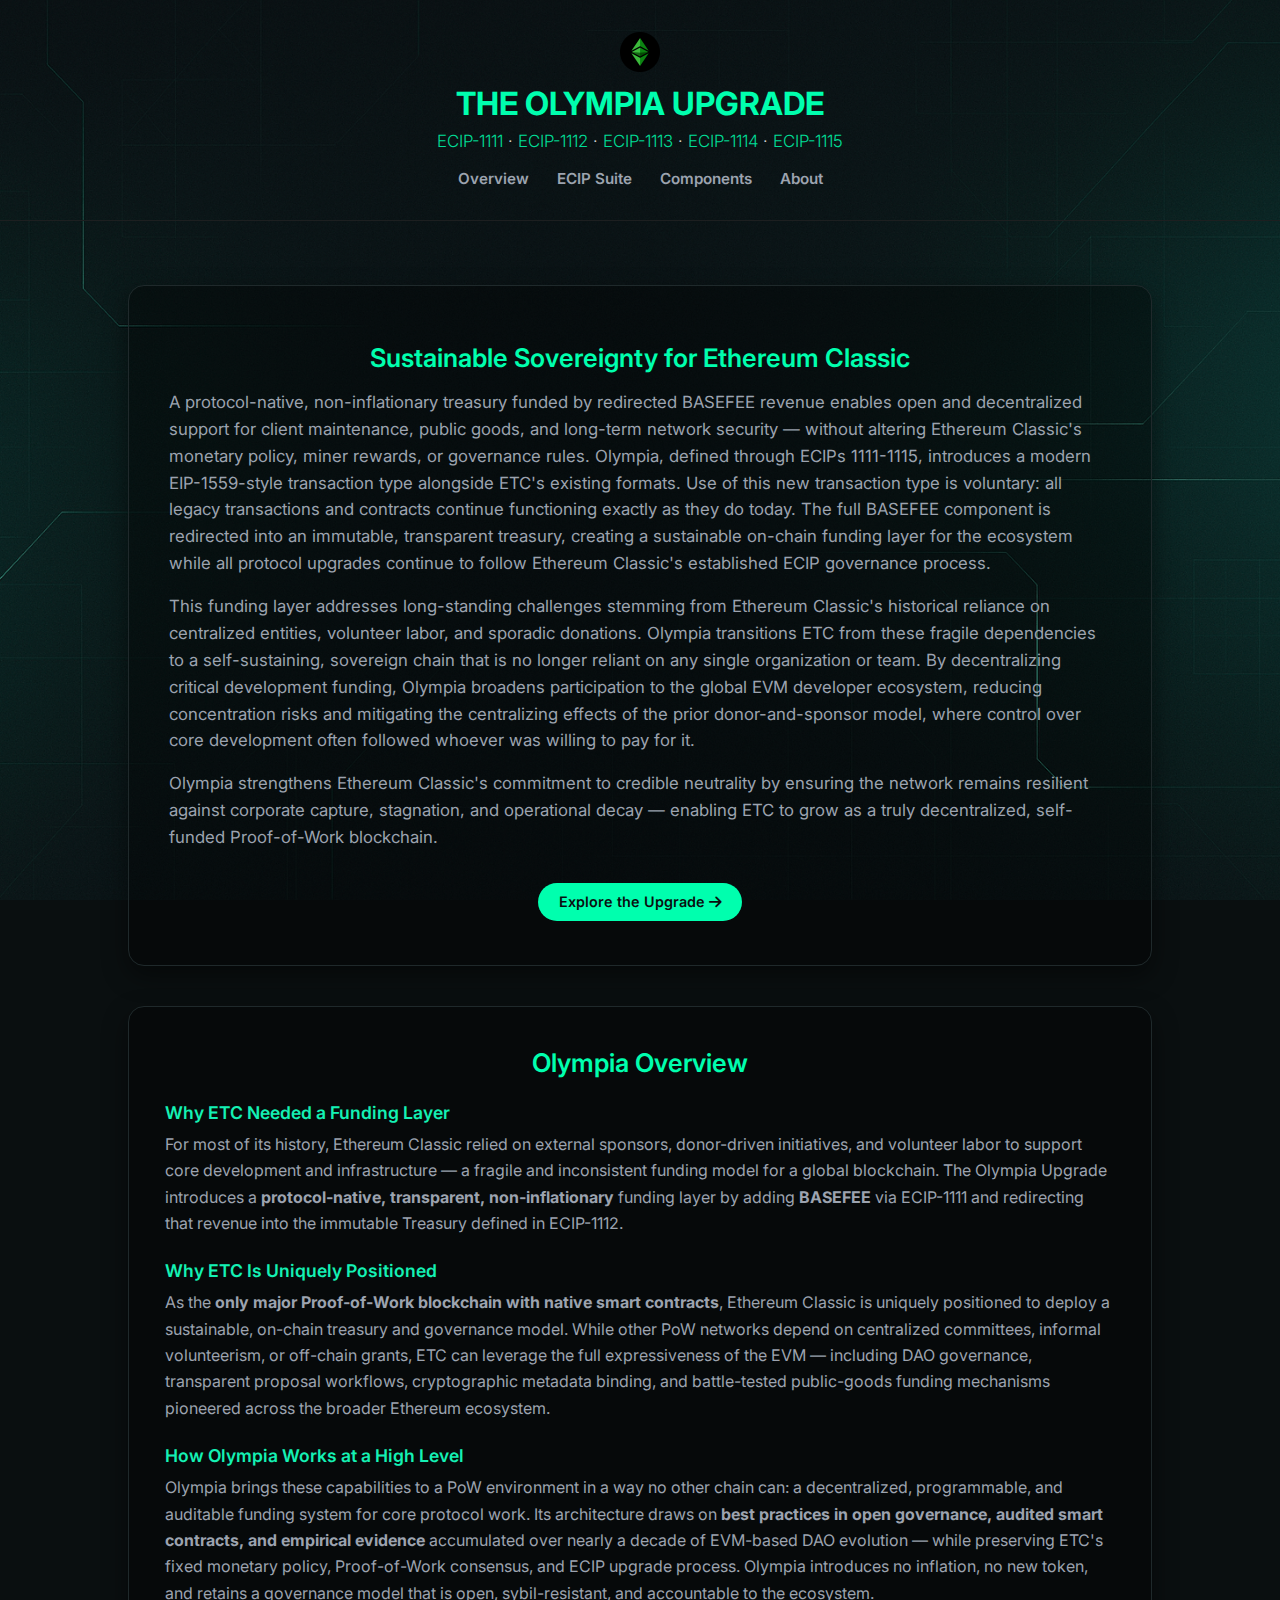
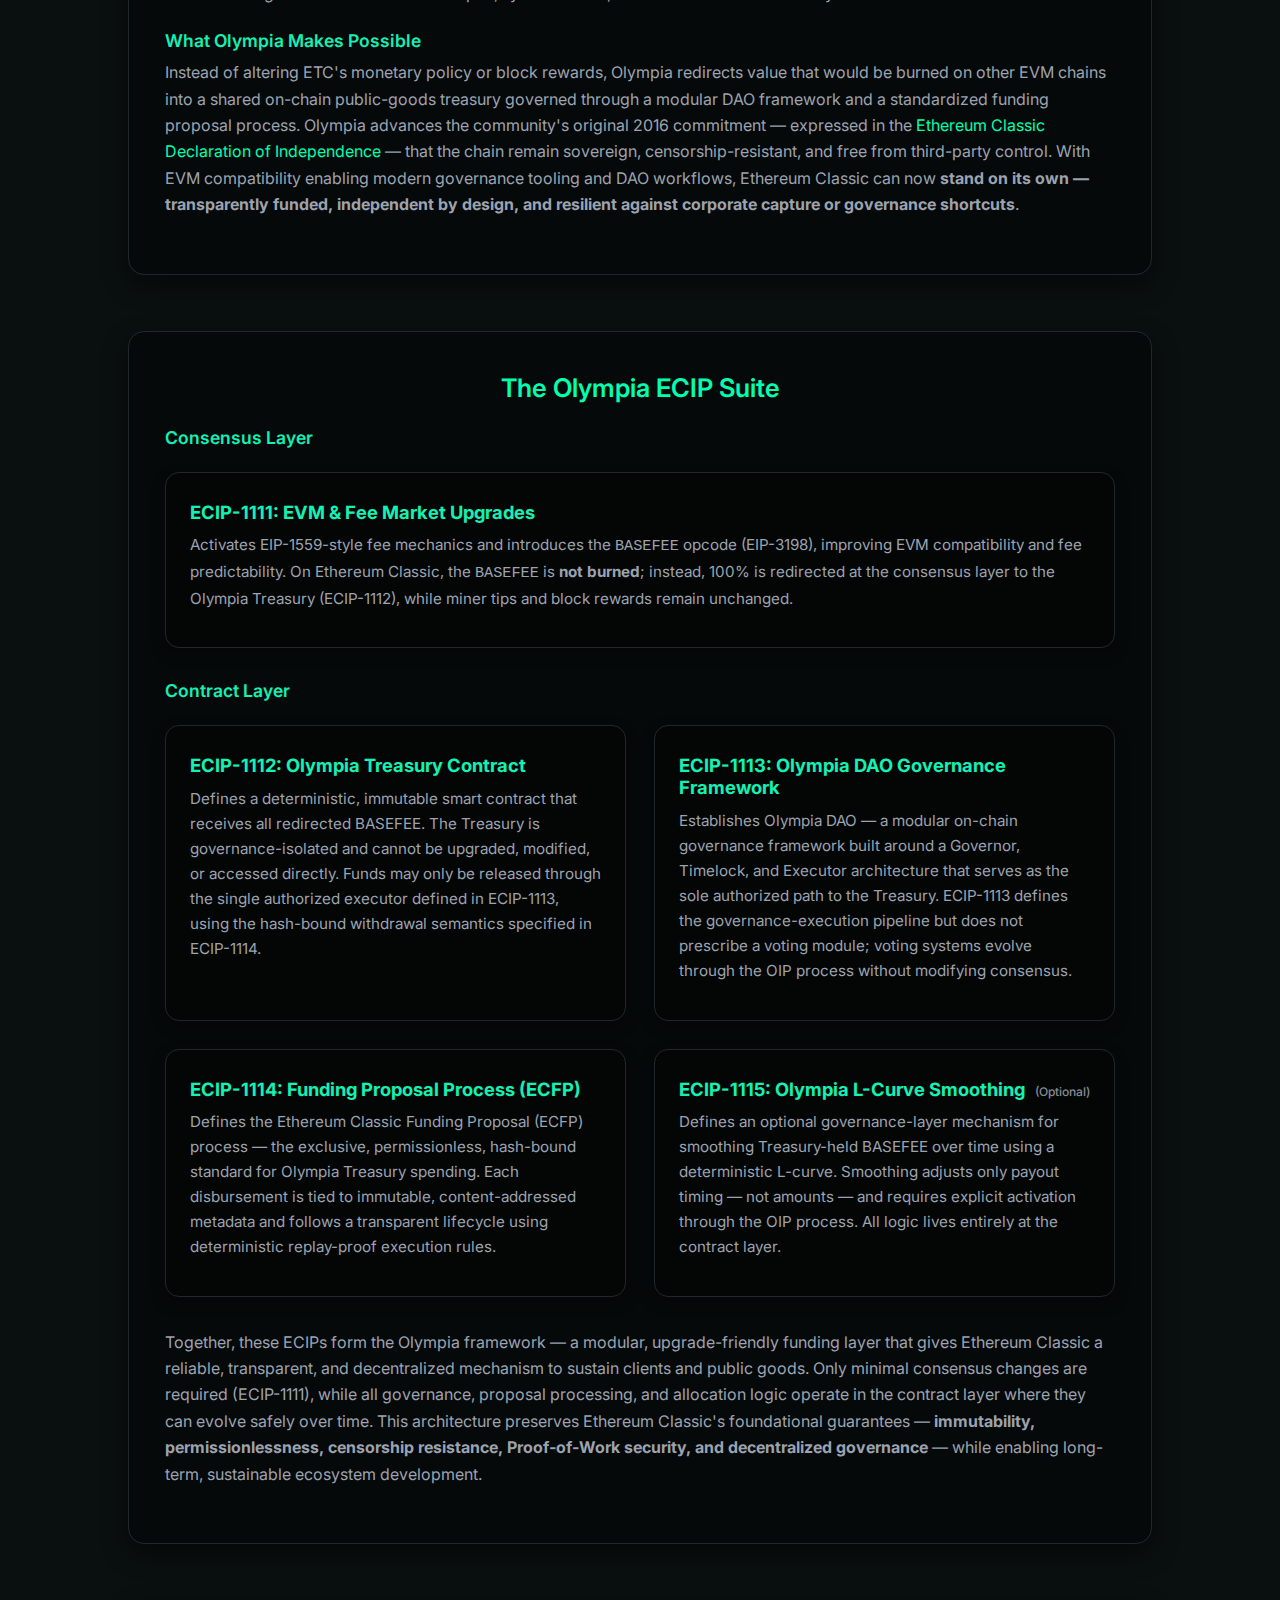
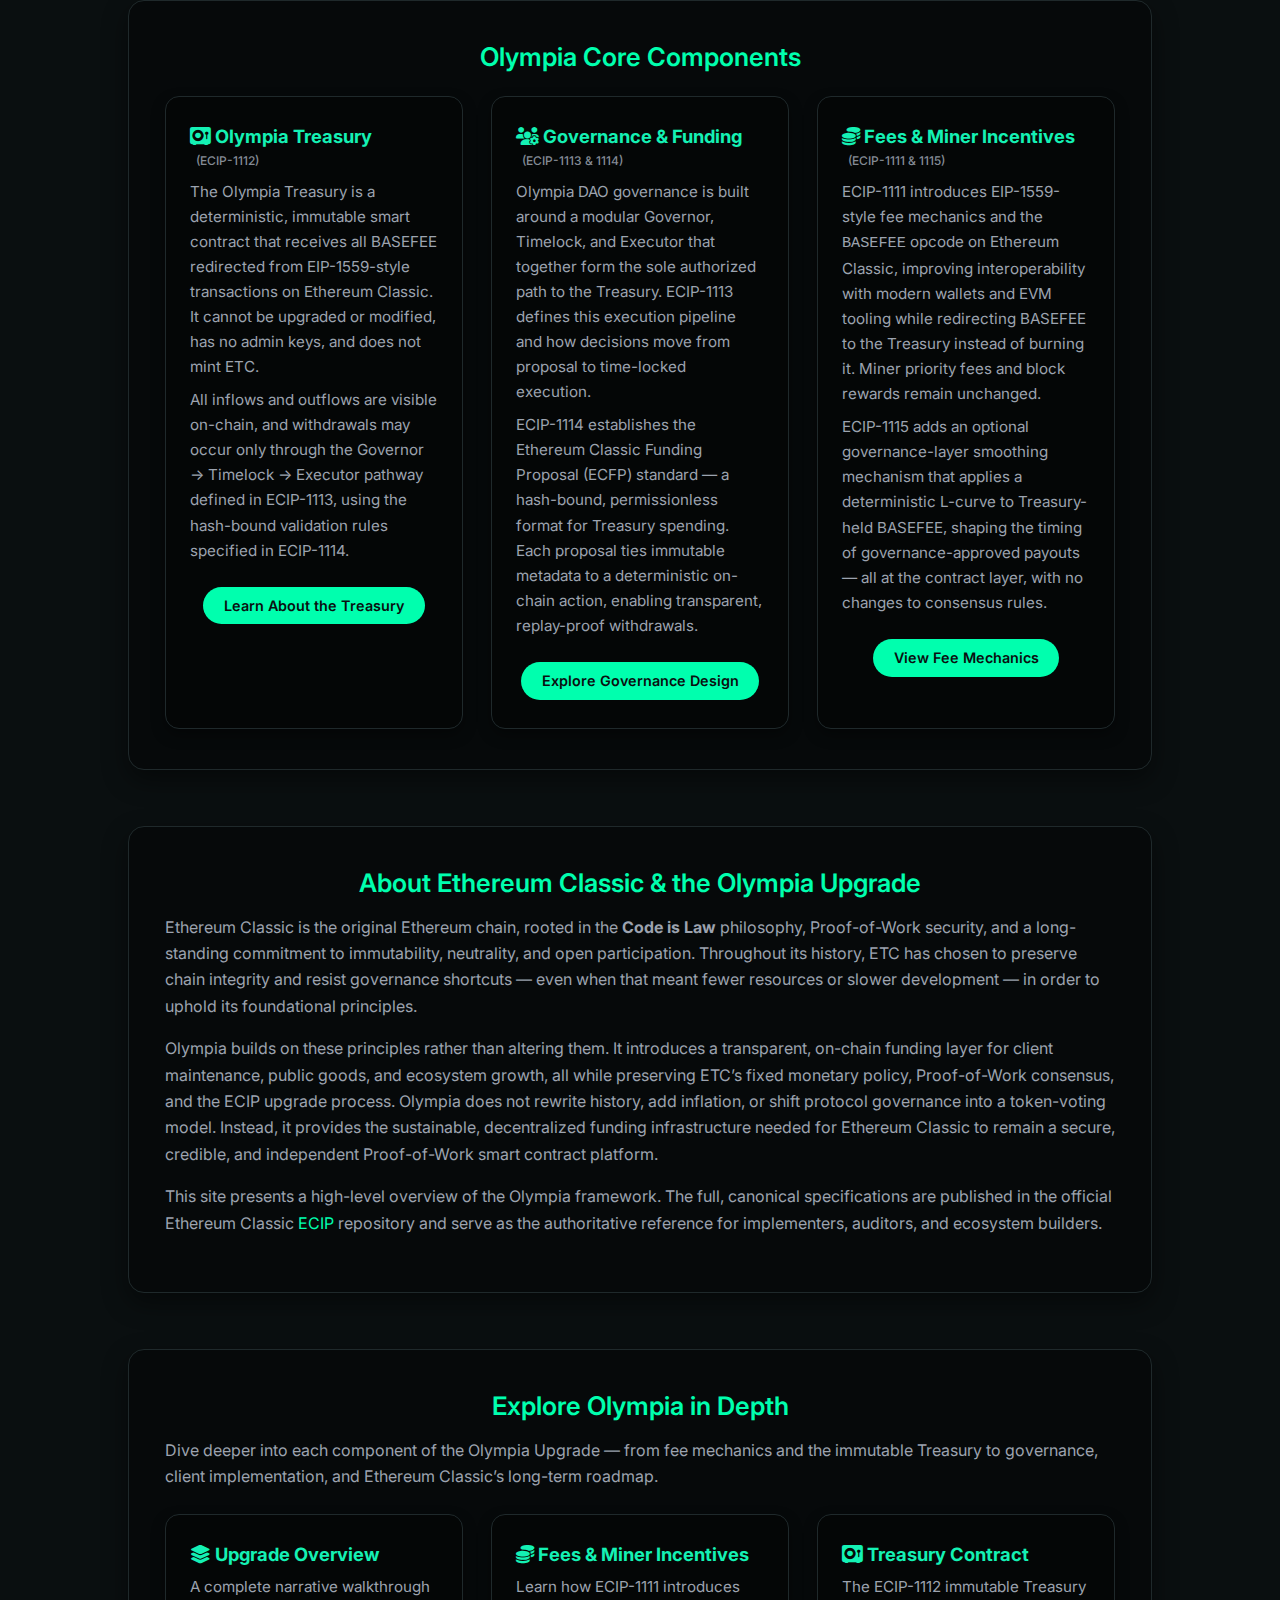
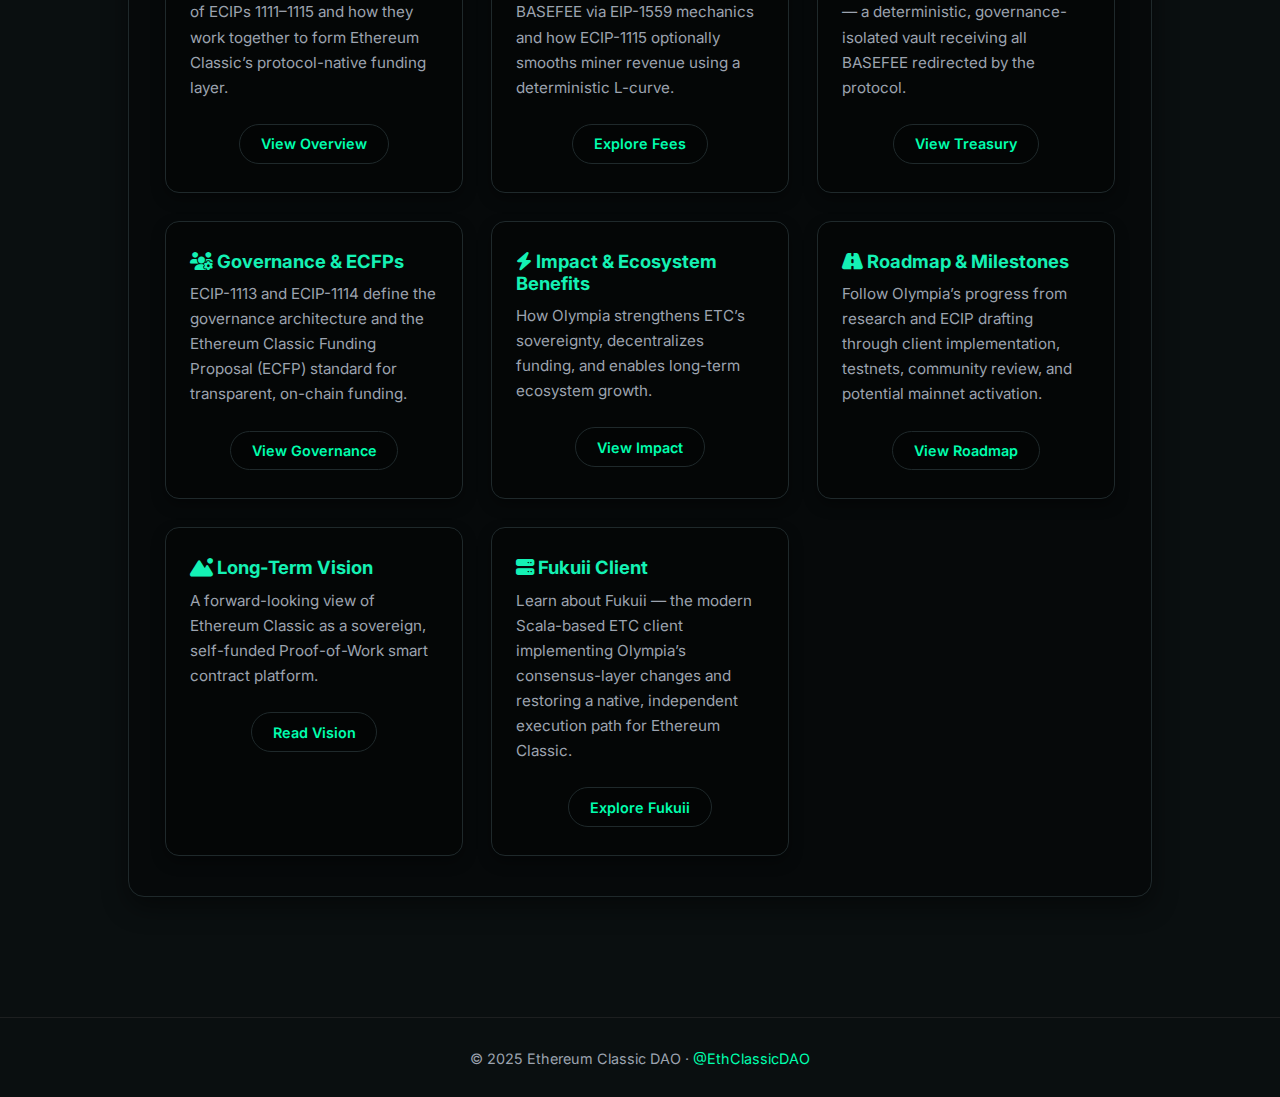
<file: index.html>
<!DOCTYPE html>
<html lang="en">
<head>
  <!-- Charset & viewport -->
  <meta charset="UTF-8" />
  <meta name="viewport" content="width=device-width, initial-scale=1.0" />

  <!-- Primary SEO Description -->
  <meta name="description"
    content="The Olympia Upgrade for Ethereum Classic (ECIPs 1111-1115) introduces EIP-1559-style fees, a non-inflationary BASEFEE treasury, and modular DAO governance for transparent, on-chain funding of clients and public goods." />

  <!-- OpenGraph -->
  <meta property="og:type" content="website" />
  <meta property="og:title" content="Olympia Upgrade - Ethereum Classic" />
  <meta property="og:url" content="https://etcdao.org/index.html" />
  <meta property="og:image" content="https://etcdao.org/assets/images/og-default.png" />

  <!-- Twitter -->
  <meta name="twitter:card" content="summary_large_image" />
  <meta name="twitter:image" content="https://etcdao.org/assets/images/og-default.png" />

  <!-- Additional SEO -->
  <meta name="keywords"
    content="Ethereum Classic, Olympia Upgrade, ECIP-1111, ECIP-1112, ECIP-1113, ECIP-1114, ECIP-1115, ETC Treasury, Ethereum Classic DAO, Fee Market, BASEFEE, EIP-1559, protocol funding" />
  <meta name="robots" content="index, follow" />
  <link rel="canonical" href="https://etcdao.org/index.html" />

  <title>Olympia Upgrade - Ethereum Classic</title>

  <!-- Favicon / Logo -->
  <link rel="icon" href="assets/images/logo.png" type="image/png" />

  <!-- Global Font: Inter -->
  <link href="https://fonts.googleapis.com/css2?family=Inter:wght@400;500;600;700&display=swap" rel="stylesheet" />

  <!-- Font Awesome Icons -->
  <link rel="stylesheet" href="https://cdnjs.cloudflare.com/ajax/libs/font-awesome/6.5.0/css/all.min.css"
    crossorigin="anonymous" referrerpolicy="no-referrer" />

  <!-- Global Stylesheet -->
  <link rel="stylesheet" href="assets/css/styles.css" />
</head>

<body>
  <header>
    <img src="assets/images/logo.png" alt="ETC Logo">
    <h1>THE OLYMPIA UPGRADE</h1>
    <!-- ECIP strip under title -->
    <p class="subtitle header-tagline">
      <a href="https://ecips.ethereumclassic.org/ECIPs/ecip-1111" target="_blank">ECIP-1111</a> ·
      <a href="https://ecips.ethereumclassic.org/ECIPs/ecip-1112" target="_blank">ECIP-1112</a> ·
      <a href="https://ecips.ethereumclassic.org/ECIPs/ecip-1113" target="_blank">ECIP-1113</a> ·
      <a href="https://ecips.ethereumclassic.org/ECIPs/ecip-1114" target="_blank">ECIP-1114</a> ·
      <a href="https://ecips.ethereumclassic.org/ECIPs/ecip-1115" target="_blank">ECIP-1115</a>
    </p>
    <nav>
      <a href="#olympia">Overview</a>
      <a href="#ecip-suite">ECIP Suite</a>
      <a href="#features">Components</a>
      <a href="#about">About</a>
    </nav>
  </header>

  <main>

    <!-- OLYMPIA HERO -->
    <section class="hero">
      <h3>Sustainable Sovereignty for Ethereum Classic</h3>
      <p>
        A protocol-native, non-inflationary treasury funded by redirected BASEFEE revenue enables open and decentralized
        support for client maintenance, public goods, and long-term network security — without altering Ethereum
        Classic's monetary policy, miner rewards, or governance rules. Olympia, defined through ECIPs 1111-1115,
        introduces a modern EIP-1559-style transaction type alongside ETC's existing formats. Use of this new
        transaction type is voluntary: all legacy transactions and contracts continue functioning exactly as they do today.
        The full
        BASEFEE component is redirected into an immutable, transparent treasury, creating a sustainable on-chain funding
        layer for the ecosystem while all protocol upgrades continue to follow Ethereum Classic's established
        ECIP governance process.
      </p>
      <p>
        This funding layer addresses long-standing challenges stemming from Ethereum Classic's historical reliance on
        centralized entities, volunteer labor, and sporadic donations. Olympia transitions ETC from these fragile
        dependencies to a self-sustaining, sovereign chain that is no longer reliant on any single organization or
        team. By decentralizing critical development funding, Olympia broadens participation to the global EVM
        developer ecosystem, reducing concentration risks and mitigating the centralizing effects of the prior
        donor-and-sponsor model, where control over core development often followed whoever was willing to pay for it.
      </p>
      <p>
        Olympia strengthens Ethereum Classic's commitment to credible neutrality by ensuring the network remains
        resilient against corporate capture, stagnation, and operational decay — enabling ETC to grow as a truly
        decentralized, self-funded Proof-of-Work blockchain.
      </p>
      <a class="btn" href="upgrade.html">
        Explore the Upgrade <i class="fa-solid fa-arrow-right"></i>
      </a>
    </section>
    
    <section id="olympia">
      <h3>Olympia Overview</h3>
    
      <h4 class="subheader">Why ETC Needed a Funding Layer</h4>
      <p>
        For most of its history, Ethereum Classic relied on external sponsors, donor-driven initiatives, and volunteer
        labor to support core development and infrastructure — a fragile and inconsistent funding model for a global
        blockchain. The Olympia Upgrade introduces a <strong>protocol-native, transparent, non-inflationary</strong>
        funding layer by adding <strong>BASEFEE</strong> via ECIP-1111 and redirecting that revenue into the immutable
        Treasury defined in ECIP-1112.
      </p>
    
      <h4 class="subheader">Why ETC Is Uniquely Positioned</h4>
      <p>
        As the <strong>only major Proof-of-Work blockchain with native smart contracts</strong>, Ethereum Classic is
        uniquely positioned to deploy a sustainable, on-chain treasury and governance model. While other PoW networks
        depend on centralized committees, informal volunteerism, or off-chain grants, ETC can leverage the full
        expressiveness of the EVM — including DAO governance, transparent proposal workflows, cryptographic metadata
        binding, and battle-tested public-goods funding mechanisms pioneered across the broader Ethereum ecosystem.
      </p>
    
      <h4 class="subheader">How Olympia Works at a High Level</h4>
      <p>
        Olympia brings these capabilities to a PoW environment in a way no other chain can: a decentralized,
        programmable, and auditable funding system for core protocol work. Its architecture draws on <strong>best
          practices in open governance, audited smart contracts, and empirical evidence</strong> accumulated over nearly a
        decade of EVM-based DAO evolution — while preserving ETC's fixed monetary policy, Proof-of-Work consensus, and
        ECIP upgrade process. Olympia introduces no inflation, no new token, and retains a governance model that is
        open, sybil-resistant, and accountable to the ecosystem.
      </p>
    
      <h4 class="subheader">What Olympia Makes Possible</h4>
      <p>
        Instead of altering ETC's monetary policy or block rewards, Olympia redirects value that would be burned on
        other EVM chains into a shared on-chain public-goods treasury governed through a modular DAO framework and a
        standardized funding proposal process. Olympia advances the community's original 2016 commitment — expressed in
        the <a href="https://ethereumclassic.org/blog/2016-08-13-declaration-of-independence" target="_blank">
          Ethereum Classic Declaration of Independence</a> — that the chain remain sovereign, censorship-resistant, and
        free from third-party control. With EVM compatibility enabling modern governance tooling and DAO workflows,
        Ethereum Classic can now <strong>stand on its own — transparently funded, independent by design, and resilient
          against corporate capture or governance shortcuts</strong>.
      </p>
    
    </section>
    
    
    <!-- OLYMPIA ECIP SUITE -->
    <section id="ecip-suite">
      <h3>The Olympia ECIP Suite</h3>
    
      <!-- Consensus Layer -->
      <h4 class="subheader">Consensus Layer</h4>
      <div class="cards">
        <div class="card">
          <h4><span>ECIP-1111:</span> EVM &amp; Fee Market Upgrades</h4>
          <p>
            Activates EIP-1559-style fee mechanics and introduces the <code>BASEFEE</code> opcode (EIP-3198),
            improving EVM compatibility and fee predictability. On Ethereum Classic, the <code>BASEFEE</code>
            is <strong>not burned</strong>; instead, 100% is redirected at the consensus layer to the Olympia
            Treasury (ECIP-1112), while miner tips and block rewards remain unchanged.
          </p>
        </div>
      </div>
    
      <!-- Contract Layer -->
      <h4 class="subheader section-spacer">Contract Layer</h4>
      <div class="cards cards-2col">
    
        <div class="card">
          <h4><span>ECIP-1112:</span> Olympia Treasury Contract</h4>
          <p>
            Defines a deterministic, immutable smart contract that receives all redirected BASEFEE. The
            Treasury is governance-isolated and cannot be upgraded, modified, or accessed directly. Funds
            may only be released through the single authorized executor defined in ECIP-1113, using the
            hash-bound withdrawal semantics specified in ECIP-1114.
          </p>
        </div>
    
        <div class="card">
          <h4><span>ECIP-1113:</span> Olympia DAO Governance Framework</h4>
          <p>
            Establishes Olympia DAO — a modular on-chain governance framework built around a Governor,
            Timelock, and Executor architecture that serves as the sole authorized path to the Treasury.
            ECIP-1113 defines the governance-execution pipeline but does not prescribe a voting module;
            voting systems evolve through the OIP process without modifying consensus.
          </p>
        </div>
    
        <div class="card">
          <h4><span>ECIP-1114:</span> Funding Proposal Process (ECFP)</h4>
          <p>
            Defines the Ethereum Classic Funding Proposal (ECFP) process — the exclusive, permissionless,
            hash-bound standard for Olympia Treasury spending. Each disbursement is tied to immutable,
            content-addressed metadata and follows a transparent lifecycle using deterministic replay-proof
            execution rules.
          </p>
        </div>
    
        <div class="card">
          <h4>
            <span>ECIP-1115:</span> Olympia L-Curve Smoothing
            <small class="subtext">(Optional)</small>
          </h4>
          <p>
            Defines an optional governance-layer mechanism for smoothing Treasury-held BASEFEE over time using a
            deterministic L-curve. Smoothing adjusts only payout timing — not amounts — and requires explicit
            activation through the OIP process. All logic lives entirely at the contract layer.
          </p>
        </div>
    
      </div>
    
      <p class="section-spacer">
        Together, these ECIPs form the Olympia framework — a modular, upgrade-friendly funding layer that gives
        Ethereum Classic a reliable, transparent, and decentralized mechanism to sustain clients and public goods.
        Only minimal consensus changes are required (ECIP-1111), while all governance, proposal processing, and
        allocation logic operate in the contract layer where they can evolve safely over time. This architecture
        preserves Ethereum Classic's foundational guarantees — <strong>immutability, permissionlessness, censorship
          resistance, Proof-of-Work security, and decentralized governance</strong> — while enabling long-term,
        sustainable ecosystem development.
      </p>
    </section>
    
    <!-- OLYMPIA CORE COMPONENTS -->
    <section id="features">
      <h3>Olympia Core Components</h3>
      <div class="cards">
    
        <!-- Treasury -->
        <div class="card">
          <h4><i class="fa-solid fa-vault"></i> Olympia Treasury<br /><small class="subtext">(ECIP-1112)</small></h4>
          <p>
            The Olympia Treasury is a deterministic, immutable smart contract that receives all BASEFEE redirected from
            EIP-1559-style transactions on Ethereum Classic. It cannot be upgraded or modified, has no admin keys, and
            does not mint ETC.
          </p>
          <p>
            All inflows and outflows are visible on-chain, and withdrawals may occur only through the Governor → Timelock
            → Executor pathway defined in ECIP-1113, using the hash-bound validation rules specified in ECIP-1114.
          </p>
          <a class="btn" href="treasury.html">Learn About the Treasury</a>
        </div>
    
        <!-- Governance & ECFPs -->
        <div class="card">
          <h4><i class="fa-solid fa-users-gear"></i> Governance &amp; Funding<br /><small class="subtext">(ECIP-1113 &amp;
              1114)</small></h4>
          <p>
            Olympia DAO governance is built around a modular Governor, Timelock, and Executor that together form the
            sole authorized path to the Treasury. ECIP-1113 defines this execution pipeline and how decisions move from
            proposal to time-locked execution.
          </p>
          <p>
            ECIP-1114 establishes the Ethereum Classic Funding Proposal (ECFP) standard — a hash-bound, permissionless
            format for Treasury spending. Each proposal ties immutable metadata to a deterministic on-chain action,
            enabling transparent, replay-proof withdrawals.
          </p>
          <a class="btn" href="governance.html">Explore Governance Design</a>
        </div>
    
        <!-- Fees & Miner Incentives -->
        <div class="card">
          <h4><i class="fa-solid fa-coins"></i> Fees &amp; Miner Incentives<br /><small class="subtext">(ECIP-1111 &amp;
              1115)</small></h4>
          <p>
            ECIP-1111 introduces EIP-1559-style fee mechanics and the <code>BASEFEE</code> opcode on Ethereum Classic,
            improving interoperability with modern wallets and EVM tooling while redirecting BASEFEE to the Treasury
            instead of burning it. Miner priority fees and block rewards remain unchanged.
          </p>
          <p>
            ECIP-1115 adds an optional governance-layer smoothing mechanism that applies a deterministic L-curve to
            Treasury-held BASEFEE, shaping the timing of governance-approved payouts — all at the contract layer, with
            no changes to consensus rules.
          </p>
          <a class="btn" href="fees.html">View Fee Mechanics</a>
        </div>
    
      </div>
    </section>
    
    <!-- ABOUT ETC & OLYMPIA -->
    <section id="about">
      <h3>About Ethereum Classic &amp; the Olympia Upgrade</h3>

      <p>
        Ethereum Classic is the original Ethereum chain, rooted in the <strong>Code is Law</strong> philosophy,
        Proof-of-Work security, and a long-standing commitment to immutability, neutrality, and open participation.
        Throughout its history, ETC has chosen to preserve chain integrity and resist governance shortcuts — even when
        that meant fewer resources or slower development — in order to uphold its foundational principles.
      </p>
      <p>
        Olympia builds on these principles rather than altering them. It introduces a transparent, on-chain funding
        layer for client maintenance, public goods, and ecosystem growth, all while preserving ETC’s fixed monetary
        policy, Proof-of-Work consensus, and the ECIP upgrade process. Olympia does not rewrite history, add
        inflation, or shift protocol governance into a token-voting model. Instead, it provides the sustainable,
        decentralized funding infrastructure needed for Ethereum Classic to remain a secure, credible, and independent
        Proof-of-Work smart contract platform.
      </p>
      <p>
        This site presents a high-level overview of the Olympia framework. The full, canonical specifications are
        published in the official Ethereum Classic <a href="https://ecips.ethereumclassic.org" target="_blank">ECIP</a>
        repository and serve as the authoritative reference for
        implementers, auditors, and ecosystem builders.
      </p>
    </section>

<!-- EXPLORE OLYMPIA IN DEPTH -->
<section id="learn-more">
  <h3>Explore Olympia in Depth</h3>
  <p>
    Dive deeper into each component of the Olympia Upgrade — from fee mechanics and the immutable Treasury
    to governance, client implementation, and Ethereum Classic’s long-term roadmap.
  </p>

  <div class="cards">
    <div class="card">
      <h4><i class="fa-solid fa-layer-group"></i> Upgrade Overview</h4>
      <p>
        A complete narrative walkthrough of ECIPs 1111–1115 and how they work together to form Ethereum Classic’s
        protocol-native funding layer.
      </p>
      <a class="btn secondary" href="upgrade.html">View Overview</a>
    </div>

    <div class="card">
      <h4><i class="fa-solid fa-coins"></i> Fees &amp; Miner Incentives</h4>
      <p>
        Learn how ECIP-1111 introduces BASEFEE via EIP-1559 mechanics and how ECIP-1115 optionally smooths 
        miner revenue using a deterministic L-curve.
      </p>
      <a class="btn secondary" href="fees.html">Explore Fees</a>
    </div>

    <div class="card">
      <h4><i class="fa-solid fa-vault"></i> Treasury Contract</h4>
      <p>
        The ECIP-1112 immutable Treasury — a deterministic, governance-isolated vault receiving all BASEFEE redirected
        by the protocol.
      </p>
      <a class="btn secondary" href="treasury.html">View Treasury</a>
    </div>

    <div class="card">
      <h4><i class="fa-solid fa-users-gear"></i> Governance &amp; ECFPs</h4>
      <p>
        ECIP-1113 and ECIP-1114 define the governance architecture and the Ethereum Classic Funding Proposal (ECFP)
        standard for transparent, on-chain funding.
      </p>
      <a class="btn secondary" href="governance.html">View Governance</a>
    </div>

    <div class="card">
      <h4><i class="fa-solid fa-bolt"></i> Impact &amp; Ecosystem Benefits</h4>
      <p>
        How Olympia strengthens ETC’s sovereignty, decentralizes funding, and enables long-term ecosystem growth.
      </p>
      <a class="btn secondary" href="impact.html">View Impact</a>
    </div>
    
    <div class="card">
      <h4><i class="fa-solid fa-road"></i> Roadmap &amp; Milestones</h4>
      <p>
        Follow Olympia’s progress from research and ECIP drafting through client implementation, testnets,
        community review, and potential mainnet activation.
      </p>
      <a class="btn secondary" href="roadmap.html">View Roadmap</a>
    </div>
    
    <div class="card">
      <h4><i class="fa-solid fa-mountain-sun"></i> Long-Term Vision</h4>
      <p>
        A forward-looking view of Ethereum Classic as a sovereign, self-funded Proof-of-Work smart contract platform.
      </p>
      <a class="btn secondary" href="vision.html">Read Vision</a>
    </div>
    
    <div class="card">
      <h4><i class="fa-solid fa-server"></i> Fukuii Client</h4>
      <p>
        Learn about Fukuii — the modern Scala-based ETC client implementing Olympia’s consensus-layer changes and
        restoring a native, independent execution path for Ethereum Classic.
      </p>
      <a class="btn secondary" href="fukuii.html">Explore Fukuii</a>
    </div>
    </div>
    </section>
    
    </main>
    
    <footer>
    <p>
      © 2025 Ethereum Classic DAO ·
      <a href="https://twitter.com/EthClassicDAO" target="_blank" style="color: var(--green)">
        @EthClassicDAO
      </a>
    </p>
  </footer>

</body>

</html>
</file>
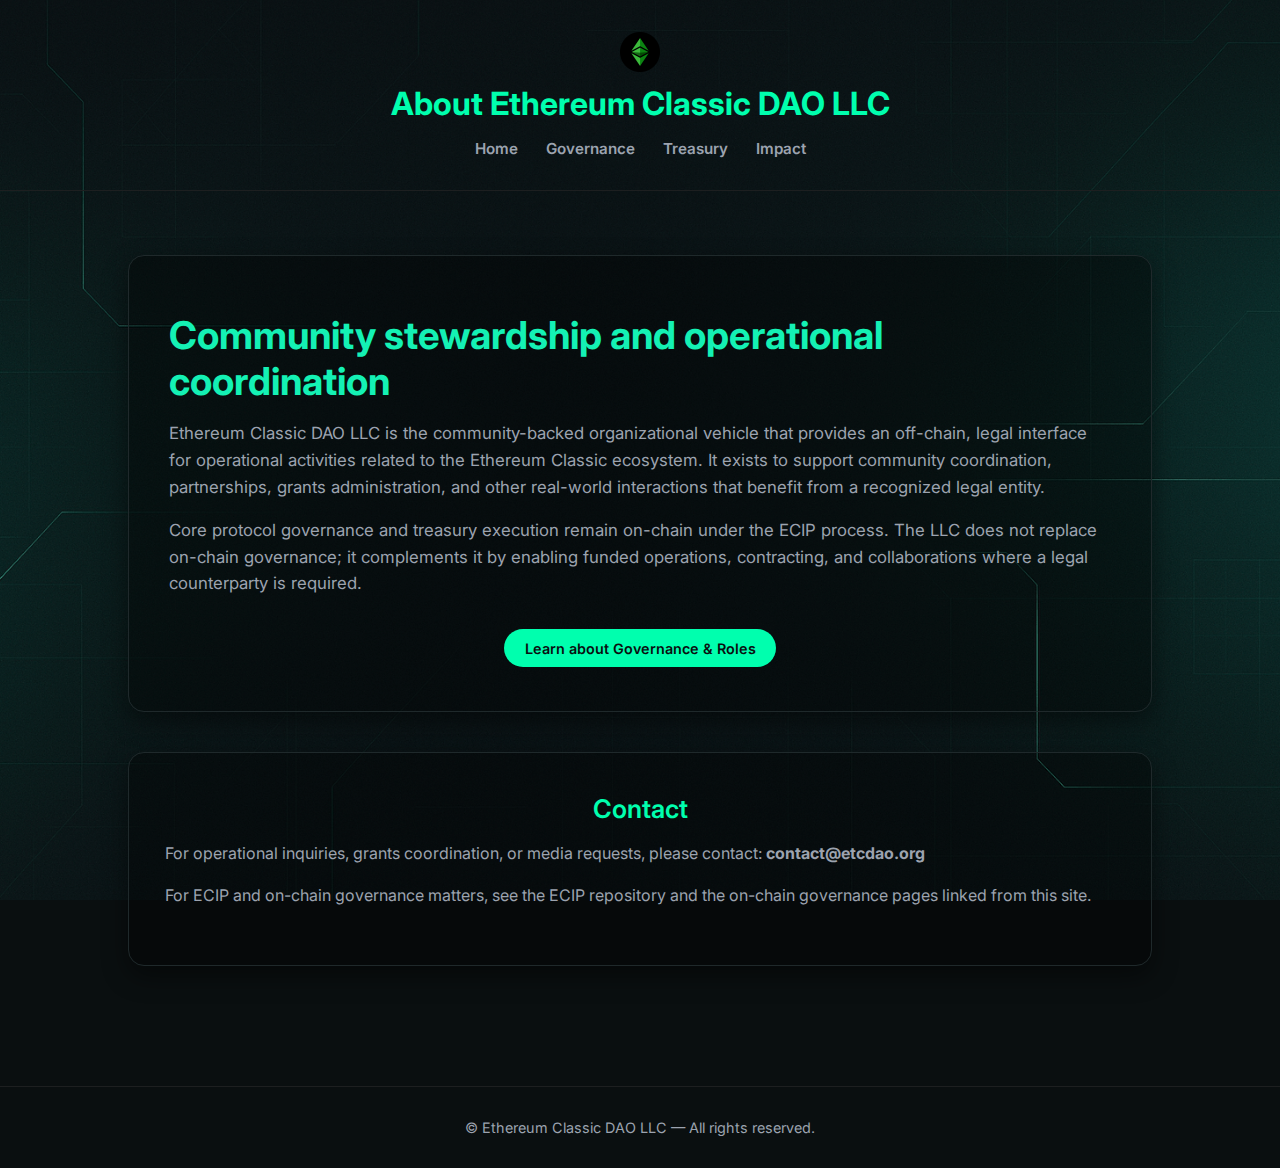
<file: about.html>
<!DOCTYPE html>
<html lang="en">
  <head>
    <!-- Global head defaults -->
    <meta charset="UTF-8" />
    <meta name="viewport" content="width=device-width, initial-scale=1.0" />
    <meta name="description" content="About Ethereum Classic DAO LLC — off-chain stewardship and operational coordination for the ETC ecosystem." />
    <meta name="robots" content="index, follow" />
    <meta property="og:title" content="About — Ethereum Classic DAO LLC" />
    <meta property="og:url" content="https://etcdao.org/about.html" />
    <link rel="canonical" href="https://etcdao.org/about.html" />
    <title>About — Ethereum Classic DAO LLC</title>
    <link rel="icon" href="assets/images/logo.png" type="image/png" />
    <link href="https://fonts.googleapis.com/css2?family=Inter:wght@400;500;600;700&display=swap" rel="stylesheet">
    <link rel="stylesheet" href="assets/css/styles.css" />
  </head>
<body>
  <header>
    <img src="assets/images/logo.png" alt="ETC Logo" />
    <h1>About Ethereum Classic DAO LLC</h1>
    <nav>
      <a href="index.html">Home</a>
      <a href="governance-llc.html">Governance</a>
      <a href="treasury.html">Treasury</a>
      <a href="impact.html">Impact</a>
    </nav>
  </header>

  <main>
    <section class="hero">
      <h2>Community stewardship and operational coordination</h2>
      <p>
        Ethereum Classic DAO LLC is the community-backed organizational vehicle that provides an
        off-chain, legal interface for operational activities related to the Ethereum Classic
        ecosystem. It exists to support community coordination, partnerships, grants administration,
        and other real-world interactions that benefit from a recognized legal entity.
      </p>
      <p>
        Core protocol governance and treasury execution remain on-chain under the ECIP process.
        The LLC does not replace on-chain governance; it complements it by enabling funded
        operations, contracting, and collaborations where a legal counterparty is required.
      </p>
      <a class="btn" href="governance-llc.html">Learn about Governance & Roles</a>
    </section>

    <section id="contact">
      <h3>Contact</h3>
      <p>For operational inquiries, grants coordination, or media requests, please contact: <strong>contact@etcdao.org</strong></p>
      <p>For ECIP and on-chain governance matters, see the ECIP repository and the on-chain governance pages linked from this site.</p>
    </section>
  </main>

  <footer>
    <p>© Ethereum Classic DAO LLC — All rights reserved.</p>
  </footer>
</body>
</html>
</file>
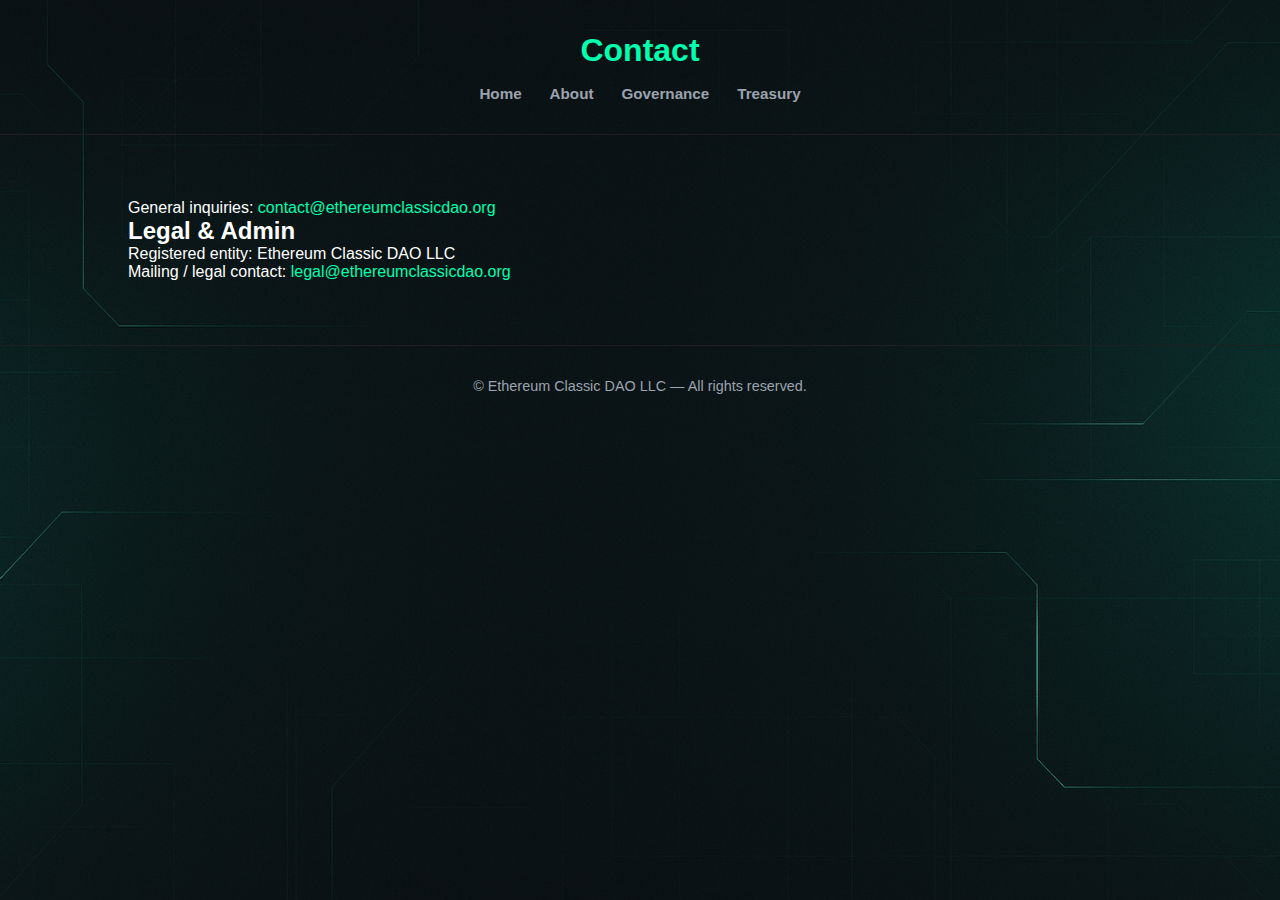
<file: contact.html>
<!doctype html>
<html lang="en">
  <head>
    <!-- Global head defaults -->
    <meta charset="utf-8">
    <meta name="viewport" content="width=device-width,initial-scale=1">
    <meta name="description" content="Contact Ethereum Classic DAO LLC for inquiries related to treasury, grants, and operations.">
    <meta name="robots" content="index, follow" />
    <meta property="og:title" content="Contact — Ethereum Classic DAO" />
    <meta property="og:url" content="https://etcdao.org/contact.html" />
    <link rel="canonical" href="https://etcdao.org/contact.html" />
    <title>Contact — Ethereum Classic DAO</title>
    <link rel="stylesheet" href="assets/css/styles.css">
  </head>
  <body>
    <header class="site-header">
      <div class="container">
        <h1>Contact</h1>
        <nav>
          <a href="/index.html">Home</a>
          <a href="/about-llc.html">About</a>
          <a href="/governance-llc.html">Governance</a>
          <a href="/treasury.html">Treasury</a>
        </nav>
      </div>
    </header>

    <main class="container">
      <p>General inquiries: <a href="mailto:contact@ethereumclassicdao.org">contact@ethereumclassicdao.org</a></p>

      <h2>Legal & Admin</h2>
      <p>Registered entity: Ethereum Classic DAO LLC</p>
      <p>Mailing / legal contact: <a href="mailto:legal@ethereumclassicdao.org">legal@ethereumclassicdao.org</a></p>
    </main>

    <footer class="site-footer">
      <div class="container">
        <p>© Ethereum Classic DAO LLC — All rights reserved.</p>
      </div>
    </footer>
  </body>
</html>
</file>
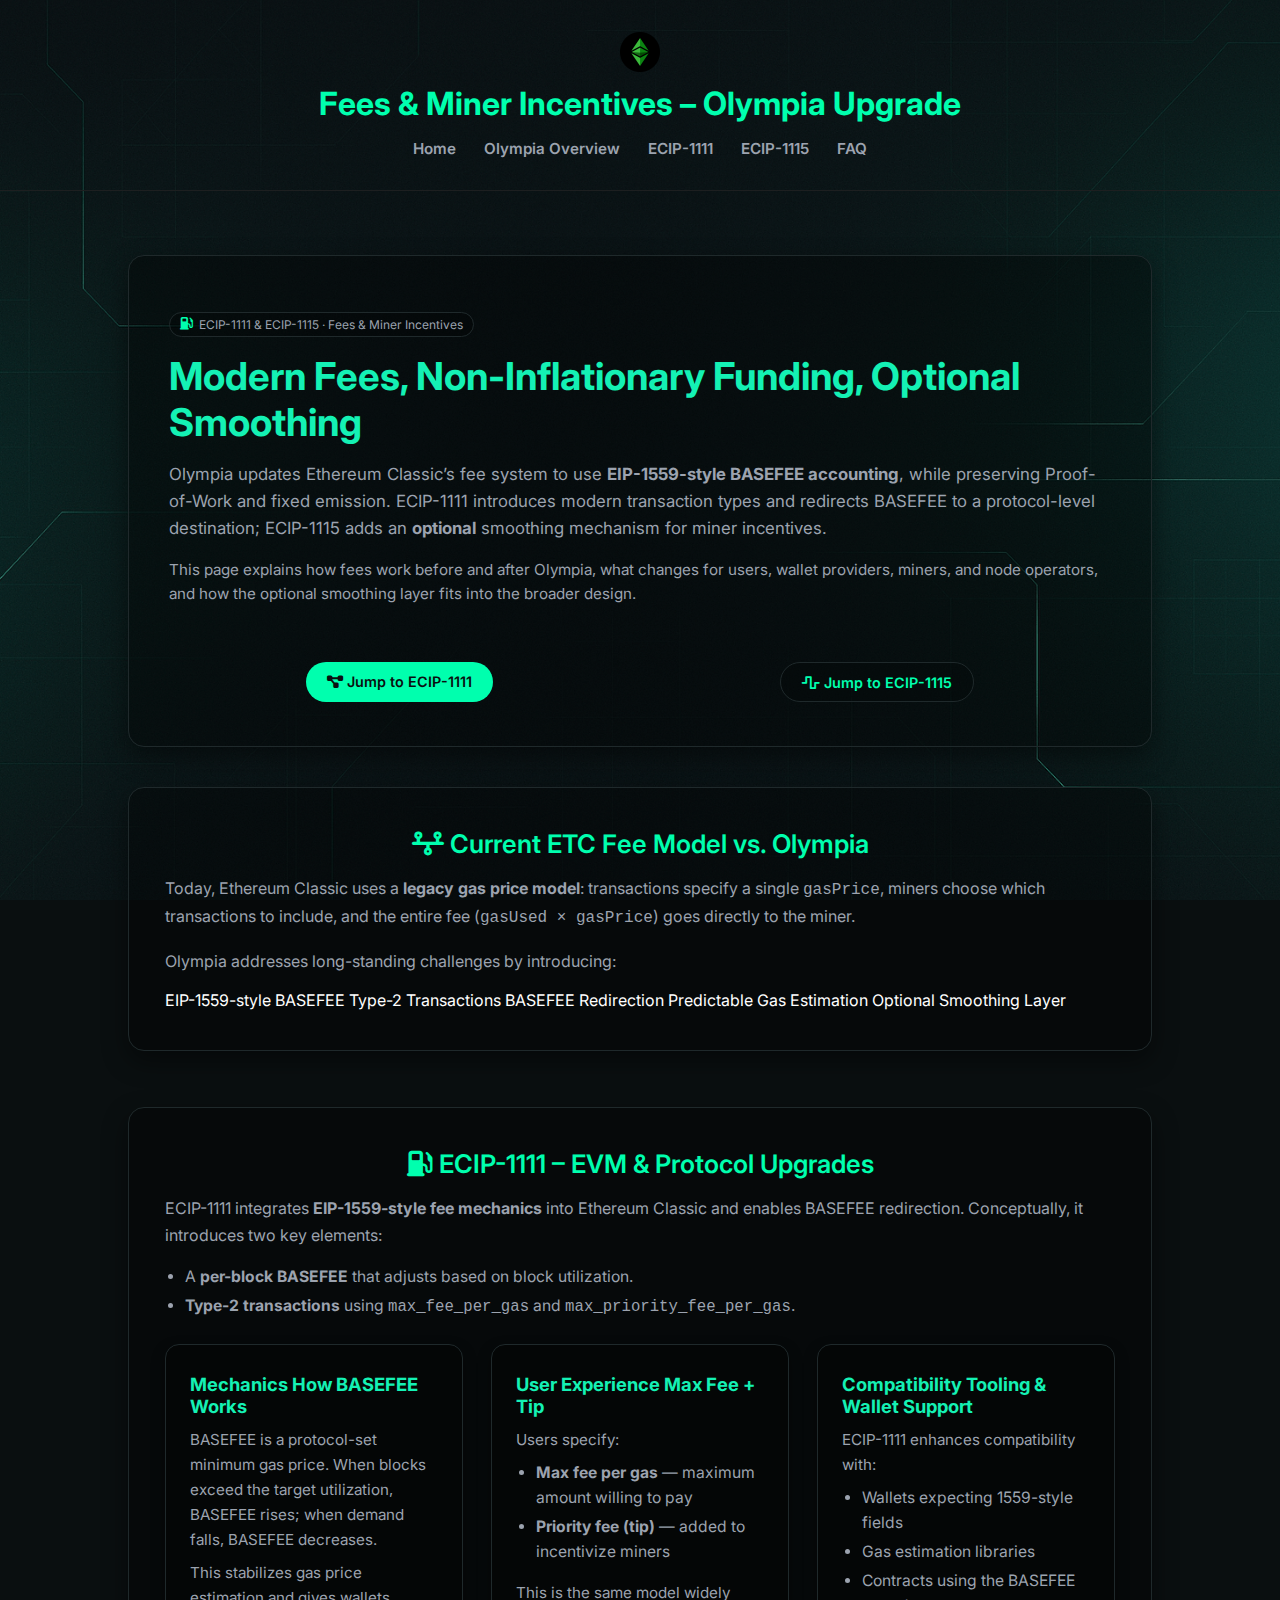
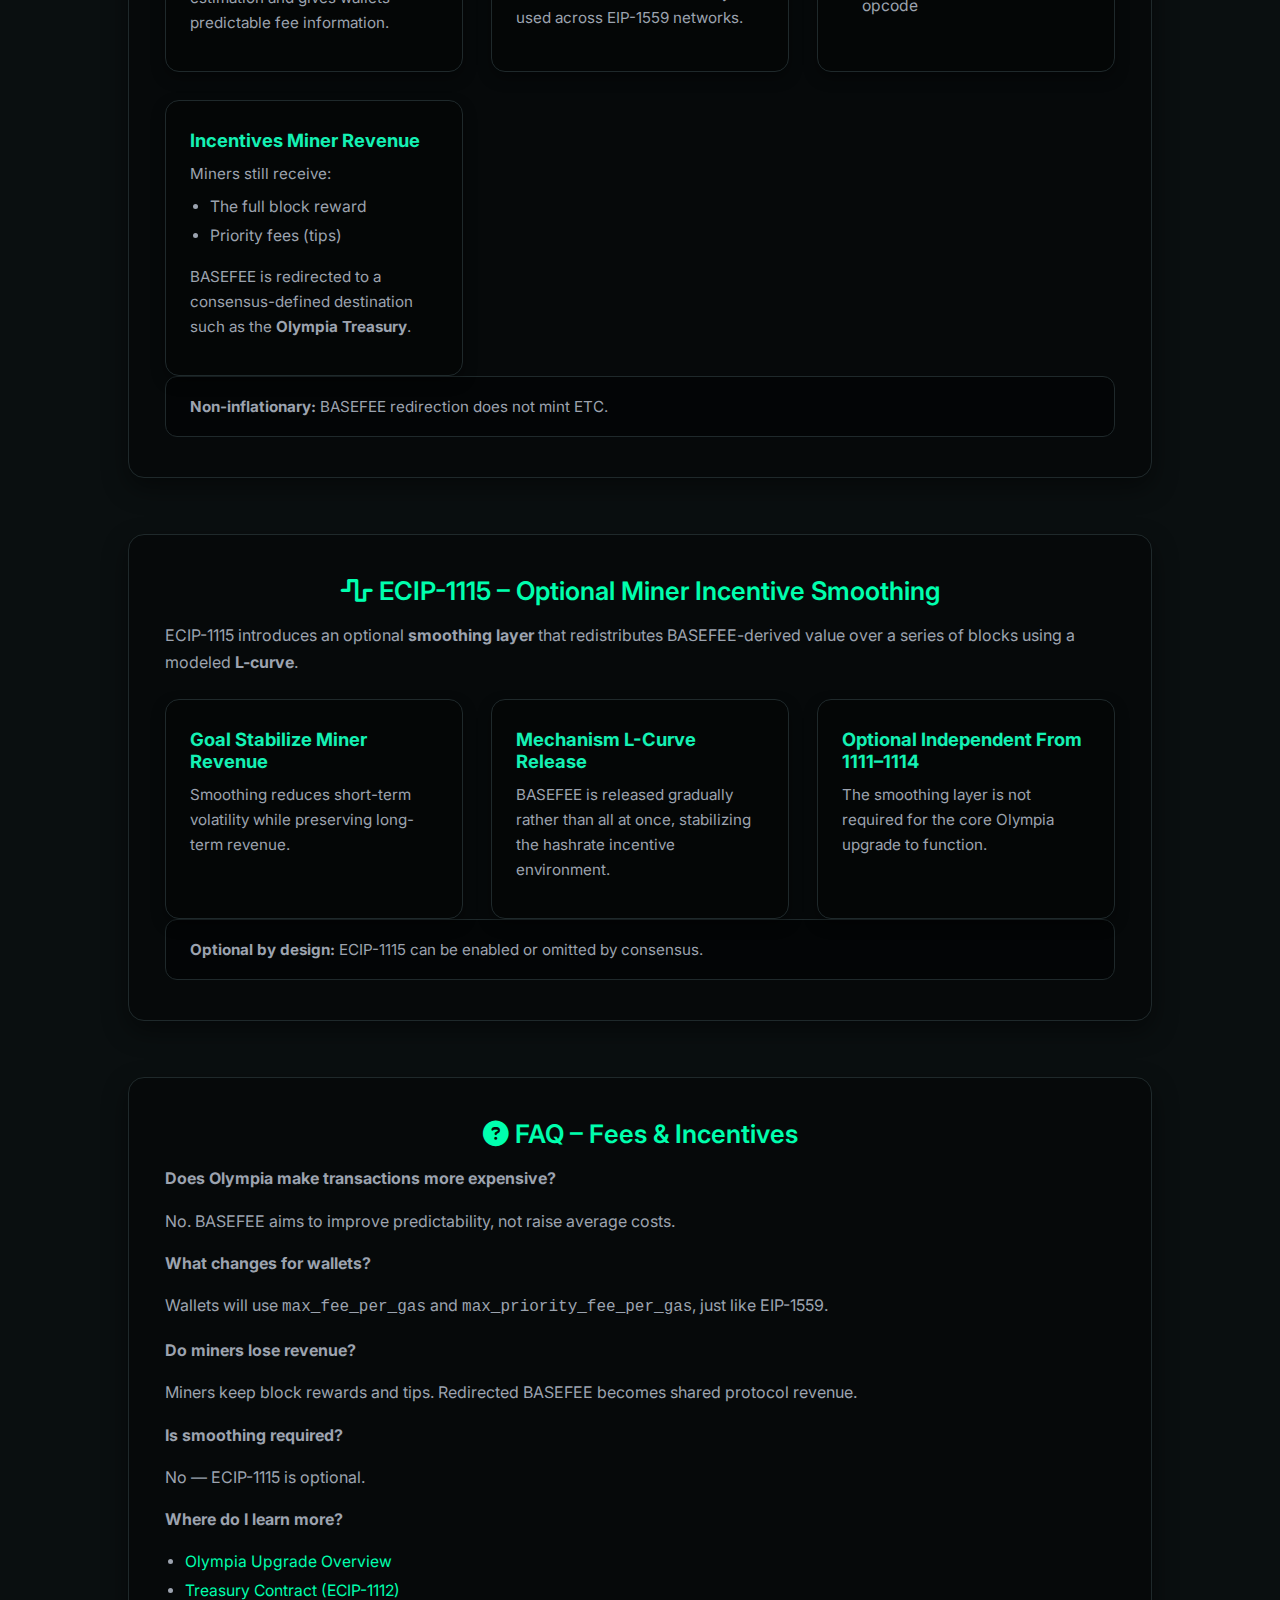
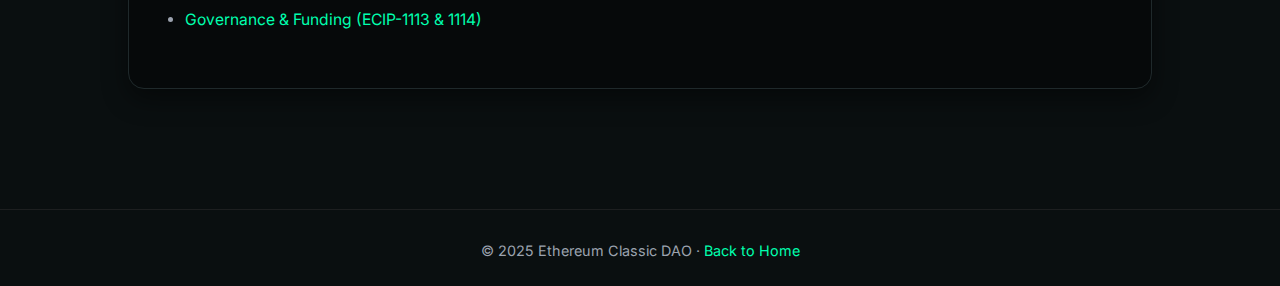
<file: fees.html>
<!DOCTYPE html>
<html lang="en">
<head>
  <!-- Charset & viewport -->
  <meta charset="UTF-8" />
  <meta name="viewport" content="width=device-width, initial-scale=1.0" />

  <!-- Primary SEO Description -->
  <meta name="description"
    content="Learn how the Olympia Upgrade changes Ethereum Classic fees. ECIP-1111 adds EIP-1559-style BASEFEE accounting and non-inflationary treasury funding, while ECIP-1115 offers an optional miner incentive smoothing model." />

  <!-- OpenGraph -->
  <meta property="og:type" content="website" />
  <meta property="og:title" content="Fees & Miner Incentives – ECIP-1111 & ECIP-1115" />
  <meta property="og:url" content="https://etcdao.org/fees.html" />
  <meta property="og:image" content="https://etcdao.org/assets/images/og-default.png" />

  <!-- Twitter -->
  <meta name="twitter:card" content="summary_large_image" />
  <meta name="twitter:image" content="https://etcdao.org/assets/images/og-default.png" />

  <!-- Additional SEO -->
  <meta name="keywords"
    content="Ethereum Classic fees, gas, Olympia Upgrade, ECIP-1111, ECIP-1115, EIP-1559, BASEFEE, miner incentives, protocol treasury" />
  <meta name="robots" content="index, follow" />
  <link rel="canonical" href="https://etcdao.org/fees.html" />

  <title>Fees & Miner Incentives – Olympia Upgrade</title>

  <!-- Favicon -->
  <link rel="icon" href="assets/images/logo.png" type="image/png" />

  <!-- Global Font: Inter -->
  <link href="https://fonts.googleapis.com/css2?family=Inter:wght@400;500;600;700&display=swap" rel="stylesheet" />

  <!-- Font Awesome Icons -->
  <link rel="stylesheet"
        href="https://cdnjs.cloudflare.com/ajax/libs/font-awesome/6.5.0/css/all.min.css"
        crossorigin="anonymous" referrerpolicy="no-referrer" />

  <!-- Global Stylesheet -->
  <link rel="stylesheet" href="assets/css/styles.css" />
</head>

<body>
  <header>
    <img src="assets/images/logo.png" alt="ETC Logo" />
    <h1>Fees &amp; Miner Incentives – Olympia Upgrade</h1>
    <nav>
      <a href="index.html">Home</a>
      <a href="upgrade.html">Olympia Overview</a>
      <a href="#ecip1111">ECIP-1111</a>
      <a href="#smoothing">ECIP-1115</a>
      <a href="#faq">FAQ</a>
    </nav>
  </header>

  <main>

    <section class="hero">
      <div class="badge">
        <i class="fa-solid fa-gas-pump"></i>
        ECIP-1111 &amp; ECIP-1115 · Fees &amp; Miner Incentives
      </div>
      <h2>Modern Fees, Non-Inflationary Funding, Optional Smoothing</h2>
      <p>
        Olympia updates Ethereum Classic’s fee system to use
        <strong>EIP-1559-style BASEFEE accounting</strong>, while preserving Proof-of-Work
        and fixed emission. ECIP-1111 introduces modern transaction types and redirects
        BASEFEE to a protocol-level destination; ECIP-1115 adds an <strong>optional</strong>
        smoothing mechanism for miner incentives.
      </p>
      <p class="sub">
        This page explains how fees work before and after Olympia, what changes for users,
        wallet providers, miners, and node operators, and how the optional smoothing layer
        fits into the broader design.
      </p>
      <div class="btn-row">
        <a class="btn" href="#ecip1111">
          <i class="fa-solid fa-diagram-project"></i>
          Jump to ECIP-1111
        </a>
        <a class="btn secondary" href="#smoothing">
          <i class="fa-solid fa-wave-square"></i>
          Jump to ECIP-1115
        </a>
      </div>
    </section>

    <section id="context">
      <h3><i class="fa-solid fa-timeline"></i> Current ETC Fee Model vs. Olympia</h3>
      <p>
        Today, Ethereum Classic uses a <strong>legacy gas price model</strong>:
        transactions specify a single <code>gasPrice</code>, miners choose which
        transactions to include, and the entire fee (<code>gasUsed × gasPrice</code>)
        goes directly to the miner.
      </p>

      <p>Olympia addresses long-standing challenges by introducing:</p>

      <div class="pill-row">
        <span class="pill">EIP-1559-style BASEFEE</span>
        <span class="pill">Type-2 Transactions</span>
        <span class="pill">BASEFEE Redirection</span>
        <span class="pill">Predictable Gas Estimation</span>
        <span class="pill">Optional Smoothing Layer</span>
      </div>
    </section>

    <section id="ecip1111">
      <h3><i class="fa-solid fa-gas-pump"></i> ECIP-1111 – EVM & Protocol Upgrades</h3>
      <p>
        ECIP-1111 integrates <strong>EIP-1559-style fee mechanics</strong> into Ethereum Classic
        and enables BASEFEE redirection. Conceptually, it introduces two key elements:
      </p>

      <ul>
        <li>A <strong>per-block BASEFEE</strong> that adjusts based on block utilization.</li>
        <li>
          <strong>Type-2 transactions</strong> using <code>max_fee_per_gas</code> and
          <code>max_priority_fee_per_gas</code>.
        </li>
      </ul>

      <div class="cards">
        <div class="card">
          <h4><span>Mechanics</span> How BASEFEE Works</h4>
          <p>
            BASEFEE is a protocol-set minimum gas price. When blocks exceed the target
            utilization, BASEFEE rises; when demand falls, BASEFEE decreases.
          </p>
          <p>
            This stabilizes gas price estimation and gives wallets predictable fee information.
          </p>
        </div>

        <div class="card">
          <h4><span>User Experience</span> Max Fee + Tip</h4>
          <p>
            Users specify:
          </p>
          <ul>
            <li><strong>Max fee per gas</strong> — maximum amount willing to pay</li>
            <li><strong>Priority fee (tip)</strong> — added to incentivize miners</li>
          </ul>
          <p>
            This is the same model widely used across EIP-1559 networks.
          </p>
        </div>

        <div class="card">
          <h4><span>Compatibility</span> Tooling & Wallet Support</h4>
          <p>
            ECIP-1111 enhances compatibility with:
          </p>
          <ul>
            <li>Wallets expecting 1559-style fields</li>
            <li>Gas estimation libraries</li>
            <li>Contracts using the BASEFEE opcode</li>
          </ul>
        </div>

        <div class="card">
          <h4><span>Incentives</span> Miner Revenue</h4>
          <p>
            Miners still receive:
          </p>
          <ul>
            <li>The full block reward</li>
            <li>Priority fees (tips)</li>
          </ul>
          <p>
            BASEFEE is redirected to a consensus-defined destination such as
            the <strong>Olympia Treasury</strong>.
          </p>
        </div>
      </div>

      <div class="callout">
        <strong>Non-inflationary:</strong> BASEFEE redirection does not mint ETC.
      </div>
    </section>

    <section id="smoothing">
      <h3><i class="fa-solid fa-wave-square"></i> ECIP-1115 – Optional Miner Incentive Smoothing</h3>
      <p>
        ECIP-1115 introduces an optional <strong>smoothing layer</strong> that redistributes BASEFEE-derived
        value over a series of blocks using a modeled <strong>L-curve</strong>.
      </p>

      <div class="cards">
        <div class="card">
          <h4><span>Goal</span> Stabilize Miner Revenue</h4>
          <p>
            Smoothing reduces short-term volatility while preserving long-term revenue.
          </p>
        </div>

        <div class="card">
          <h4><span>Mechanism</span> L-Curve Release</h4>
          <p>
            BASEFEE is released gradually rather than all at once, stabilizing the
            hashrate incentive environment.
          </p>
        </div>

        <div class="card">
          <h4><span>Optional</span> Independent From 1111–1114</h4>
          <p>
            The smoothing layer is not required for the core Olympia upgrade to function.
          </p>
        </div>
      </div>

      <div class="callout">
        <strong>Optional by design:</strong> ECIP-1115 can be enabled or omitted by consensus.
      </div>
    </section>

    <section id="faq">
      <h3><i class="fa-solid fa-circle-question"></i> FAQ – Fees & Incentives</h3>

      <p><strong>Does Olympia make transactions more expensive?</strong></p>
      <p>
        No. BASEFEE aims to improve predictability, not raise average costs.
      </p>

      <p><strong>What changes for wallets?</strong></p>
      <p>
        Wallets will use <code>max_fee_per_gas</code> and <code>max_priority_fee_per_gas</code>,
        just like EIP-1559.
      </p>

      <p><strong>Do miners lose revenue?</strong></p>
      <p>
        Miners keep block rewards and tips. Redirected BASEFEE becomes shared protocol revenue.
      </p>

      <p><strong>Is smoothing required?</strong></p>
      <p>No — ECIP-1115 is optional.</p>

      <p><strong>Where do I learn more?</strong></p>
      <ul>
        <li><a href="upgrade.html">Olympia Upgrade Overview</a></li>
        <li><a href="treasury.html">Treasury Contract (ECIP-1112)</a></li>
        <li><a href="governance.html">Governance & Funding (ECIP-1113 & 1114)</a></li>
      </ul>
    </section>

  </main>

  <footer>
    <p>
      © 2025 Ethereum Classic DAO ·
      <a href="index.html" style="color: var(--green); text-decoration:none;">Back to Home</a>
    </p>
  </footer>
</body>
</html>
</file>
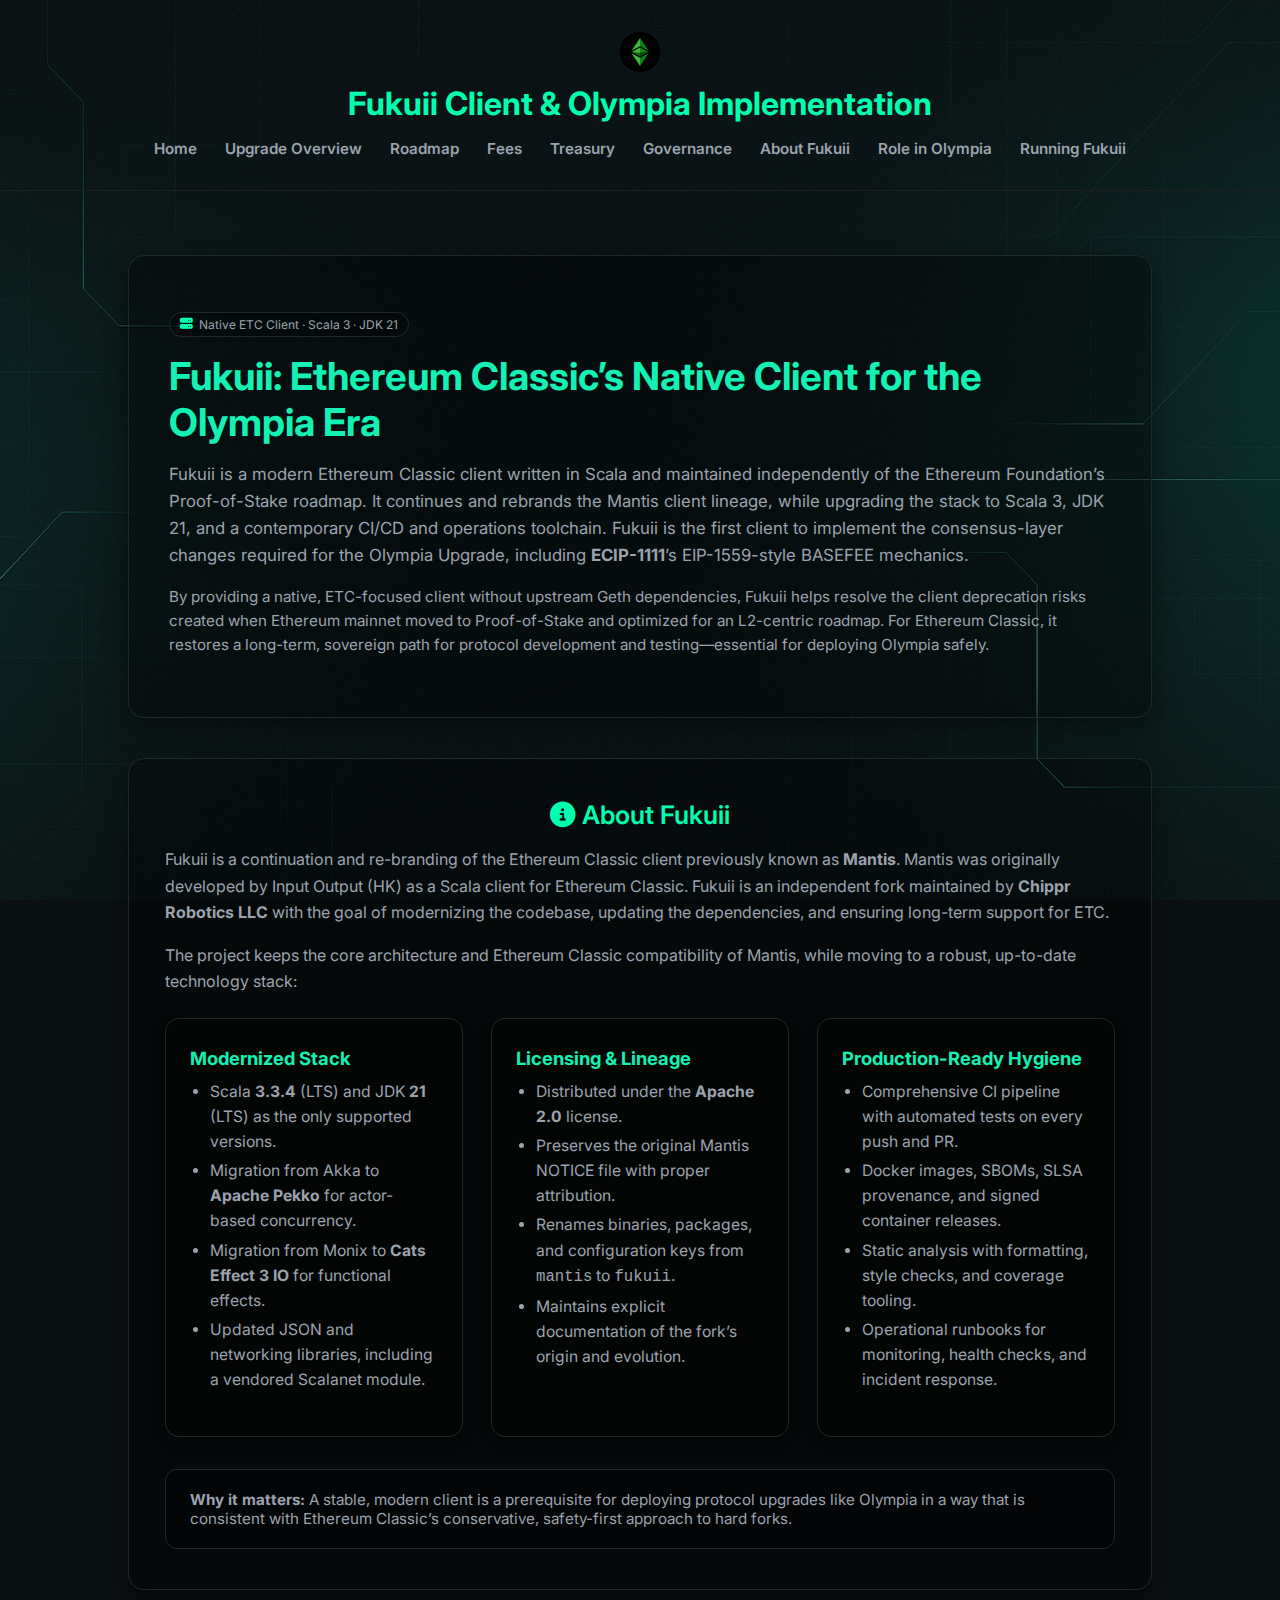
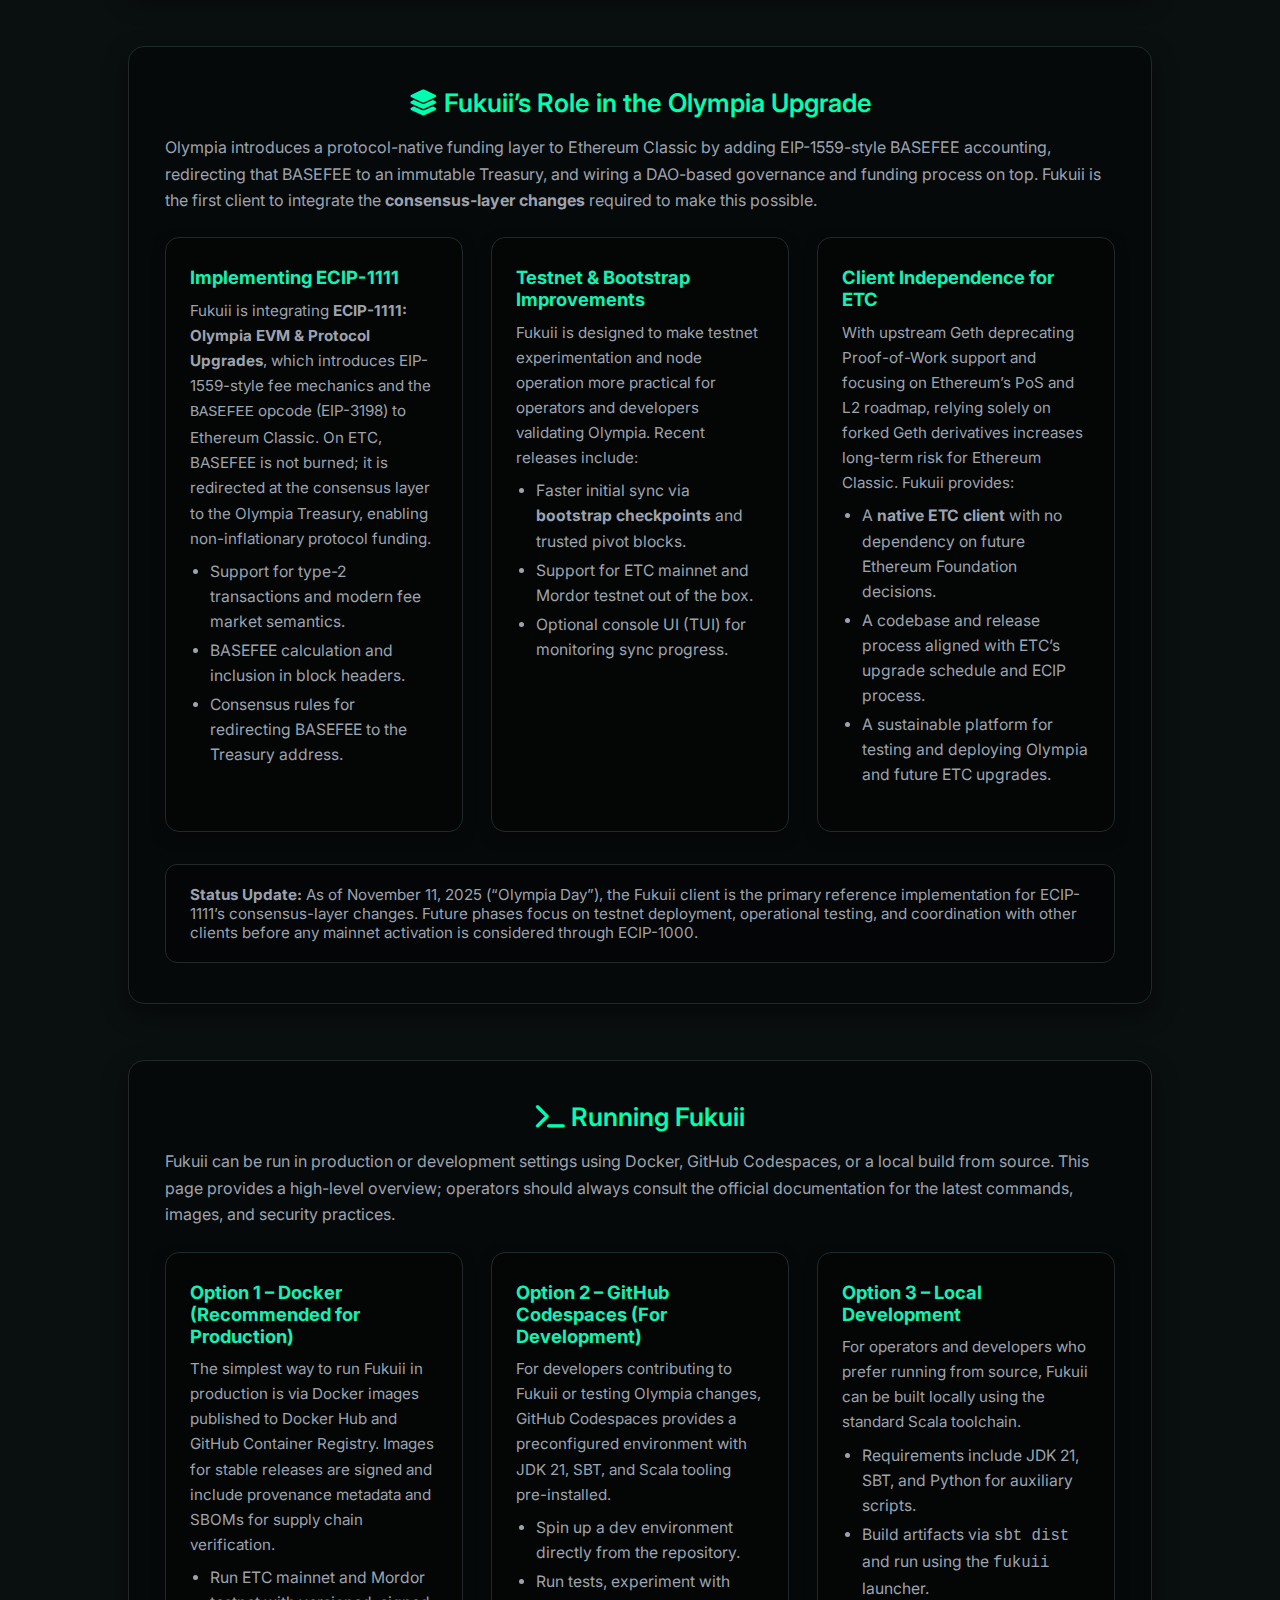
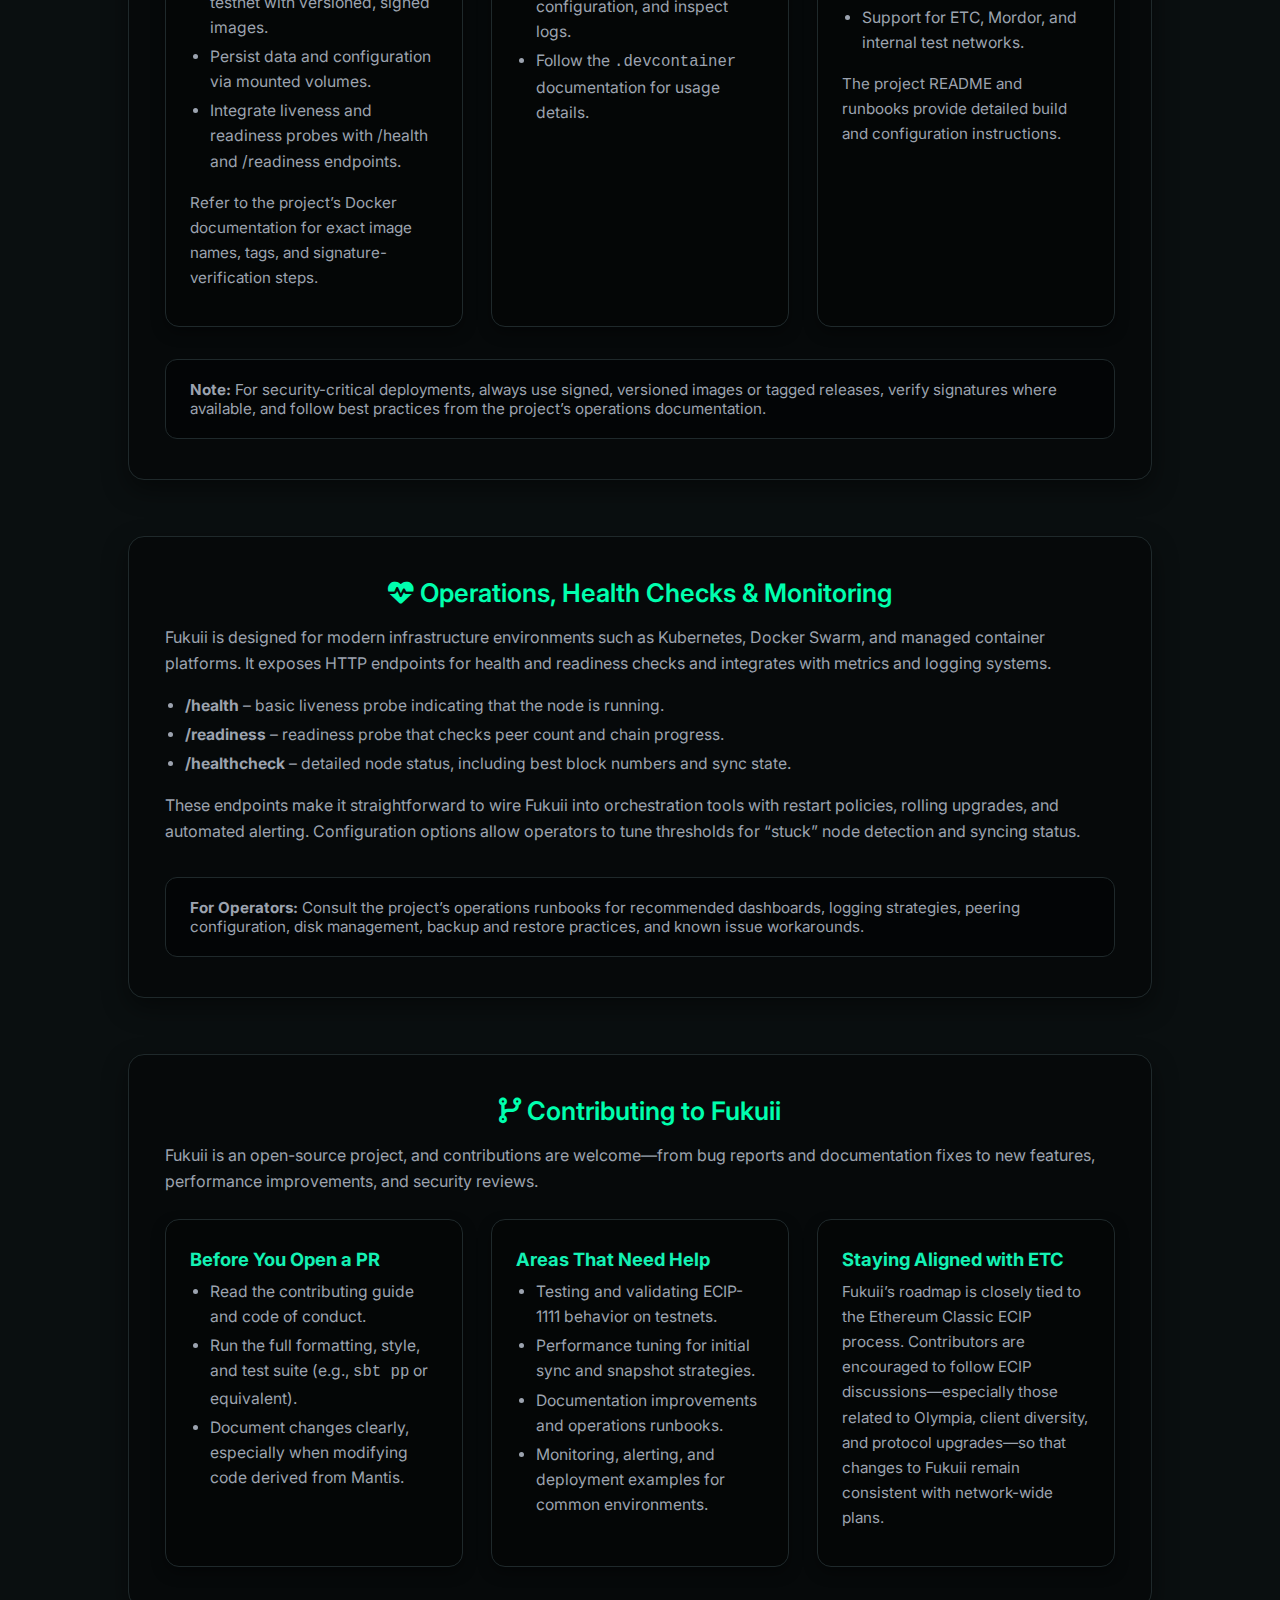
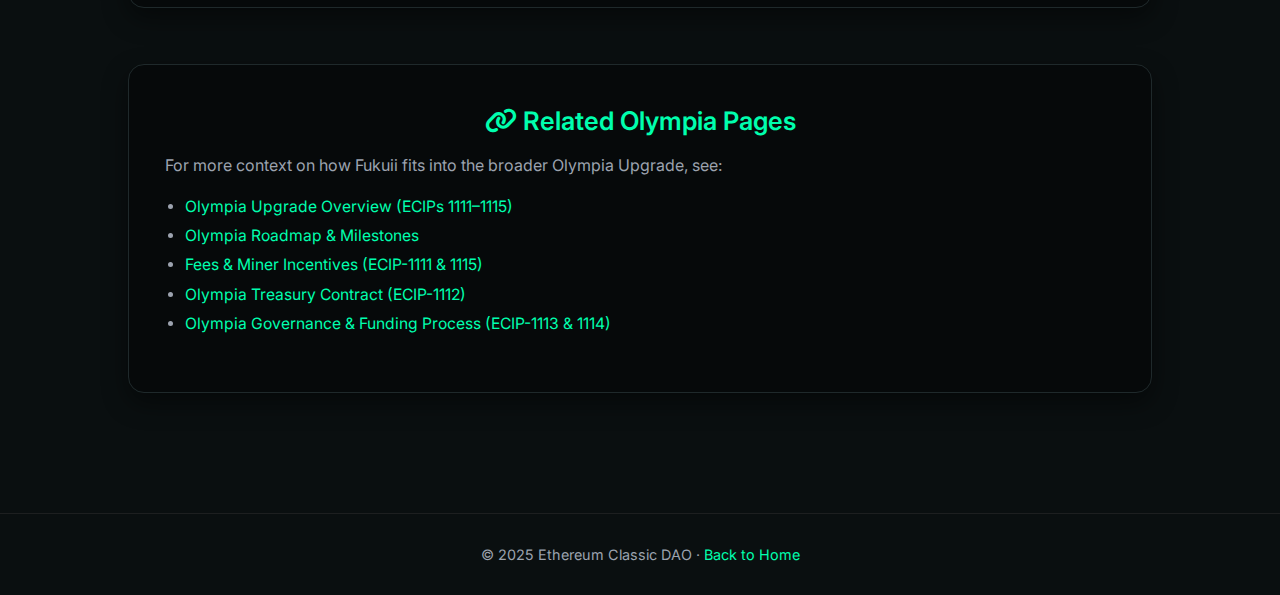
<file: fukuii.html>
<!DOCTYPE html>
<html lang="en">
<head>
  <!-- Charset & viewport -->
  <meta charset="UTF-8" />
  <meta name="viewport" content="width=device-width, initial-scale=1.0" />

  <!-- Primary SEO description -->
  <meta name="description"
    content="Fukuii is a modern, Scala-based Ethereum Classic client and the first reference implementation for the Olympia Upgrade’s consensus-layer changes, including EIP-1559-style BASEFEE and ECIP-1111 support." />

  <!-- OpenGraph -->
  <meta property="og:type" content="website" />
  <meta property="og:title" content="Fukuii – Native Ethereum Classic Client for Olympia" />
  <meta property="og:url" content="https://etcdao.org/fukuii.html" />
  <meta property="og:image" content="https://etcdao.org/assets/images/og-default.png" />

  <!-- Twitter -->
  <meta name="twitter:card" content="summary_large_image" />
  <meta name="twitter:image" content="https://etcdao.org/assets/images/og-default.png" />

  <!-- Additional SEO -->
  <meta name="keywords"
    content="Ethereum Classic, Fukuii, Mantis, Olympia Upgrade, ECIP-1111, BASEFEE, EIP-1559, ECIP-1103, ECIP-1104, ECIP-1109, Scala client, PoW client, Ethereum Classic node, chippr robotics" />
  <meta name="robots" content="index, follow" />
  <link rel="canonical" href="https://etcdao.org/fukuii.html" />

  <title>Fukuii – Native Ethereum Classic Client for Olympia</title>

  <!-- Favicon / Logo -->
  <link rel="icon" href="assets/images/logo.png" type="image/png" />

  <!-- Global Font: Inter -->
  <link href="https://fonts.googleapis.com/css2?family=Inter:wght@400;500;600;700&display=swap" rel="stylesheet" />

  <!-- Font Awesome Icons -->
  <link rel="stylesheet"
        href="https://cdnjs.cloudflare.com/ajax/libs/font-awesome/6.5.0/css/all.min.css"
        crossorigin="anonymous" referrerpolicy="no-referrer" />

  <!-- Global Stylesheet -->
  <link rel="stylesheet" href="assets/css/styles.css" />
</head>

<body>
  <header>
    <img src="assets/images/logo.png" alt="ETC Logo" />
    <h1>Fukuii Client &amp; Olympia Implementation</h1>
    <nav>
      <a href="index.html">Home</a>
      <a href="upgrade.html">Upgrade Overview</a>
      <a href="roadmap.html">Roadmap</a>
      <a href="fees.html">Fees</a>
      <a href="treasury.html">Treasury</a>
      <a href="governance.html">Governance</a>
      <a href="#about">About Fukuii</a>
      <a href="#role">Role in Olympia</a>
      <a href="#run">Running Fukuii</a>
    </nav>
  </header>

  <main>
    <!-- HERO -->
    <section class="hero">
      <div class="badge">
        <i class="fa-solid fa-server"></i>
        Native ETC Client · Scala 3 · JDK 21
      </div>

      <h2>Fukuii: Ethereum Classic’s Native Client for the Olympia Era</h2>
      <p>
        Fukuii is a modern Ethereum Classic client written in Scala and maintained independently of the
        Ethereum Foundation’s Proof-of-Stake roadmap. It continues and rebrands the Mantis client
        lineage, while upgrading the stack to Scala 3, JDK 21, and a contemporary CI/CD and operations
        toolchain. Fukuii is the first client to implement the consensus-layer changes required for the
        Olympia Upgrade, including <strong>ECIP-1111</strong>’s EIP-1559-style BASEFEE mechanics.
      </p>
      <p class="sub">
        By providing a native, ETC-focused client without upstream Geth dependencies, Fukuii helps
        resolve the client deprecation risks created when Ethereum mainnet moved to Proof-of-Stake and
        optimized for an L2-centric roadmap. For Ethereum Classic, it restores a long-term, sovereign
        path for protocol development and testing—essential for deploying Olympia safely.
      </p>
    </section>

    <!-- ABOUT FUKUII -->
    <section id="about">
      <h3><i class="fa-solid fa-circle-info"></i> About Fukuii</h3>
      <p>
        Fukuii is a continuation and re-branding of the Ethereum Classic client previously known as
        <strong>Mantis</strong>. Mantis was originally developed by Input Output (HK) as a Scala client
        for Ethereum Classic. Fukuii is an independent fork maintained by <strong>Chippr Robotics LLC</strong>
        with the goal of modernizing the codebase, updating the dependencies, and ensuring long-term
        support for ETC.
      </p>
      <p>
        The project keeps the core architecture and Ethereum Classic compatibility of Mantis, while
        moving to a robust, up-to-date technology stack:
      </p>

      <div class="cards">
        <div class="card">
          <h4>Modernized Stack</h4>
          <ul>
            <li>Scala <strong>3.3.4</strong> (LTS) and JDK <strong>21</strong> (LTS) as the only supported versions.</li>
            <li>Migration from Akka to <strong>Apache Pekko</strong> for actor-based concurrency.</li>
            <li>Migration from Monix to <strong>Cats Effect 3 IO</strong> for functional effects.</li>
            <li>Updated JSON and networking libraries, including a vendored Scalanet module.</li>
          </ul>
        </div>

        <div class="card">
          <h4>Licensing &amp; Lineage</h4>
          <ul>
            <li>Distributed under the <strong>Apache 2.0</strong> license.</li>
            <li>Preserves the original Mantis NOTICE file with proper attribution.</li>
            <li>Renames binaries, packages, and configuration keys from <code>mantis</code> to <code>fukuii</code>.</li>
            <li>Maintains explicit documentation of the fork’s origin and evolution.</li>
          </ul>
        </div>

        <div class="card">
          <h4>Production-Ready Hygiene</h4>
          <ul>
            <li>Comprehensive CI pipeline with automated tests on every push and PR.</li>
            <li>Docker images, SBOMs, SLSA provenance, and signed container releases.</li>
            <li>Static analysis with formatting, style checks, and coverage tooling.</li>
            <li>Operational runbooks for monitoring, health checks, and incident response.</li>
          </ul>
        </div>
      </div>

      <div class="callout section-spacer">
        <strong>Why it matters:</strong> A stable, modern client is a prerequisite for deploying
        protocol upgrades like Olympia in a way that is consistent with Ethereum Classic’s conservative,
        safety-first approach to hard forks.
      </div>
    </section>

    <!-- ROLE IN OLYMPIA -->
    <section id="role">
      <h3><i class="fa-solid fa-layer-group"></i> Fukuii’s Role in the Olympia Upgrade</h3>
      <p>
        Olympia introduces a protocol-native funding layer to Ethereum Classic by adding EIP-1559-style
        BASEFEE accounting, redirecting that BASEFEE to an immutable Treasury, and wiring a DAO-based
        governance and funding process on top. Fukuii is the first client to integrate the
        <strong>consensus-layer changes</strong> required to make this possible.
      </p>

      <div class="cards">
        <div class="card">
          <h4>Implementing ECIP-1111</h4>
          <p>
            Fukuii is integrating <strong>ECIP-1111: Olympia EVM &amp; Protocol Upgrades</strong>, which
            introduces EIP-1559-style fee mechanics and the <code>BASEFEE</code> opcode (EIP-3198) to
            Ethereum Classic. On ETC, BASEFEE is not burned; it is redirected at the consensus layer to
            the Olympia Treasury, enabling non-inflationary protocol funding.
          </p>
          <ul>
            <li>Support for type-2 transactions and modern fee market semantics.</li>
            <li>BASEFEE calculation and inclusion in block headers.</li>
            <li>Consensus rules for redirecting BASEFEE to the Treasury address.</li>
          </ul>
        </div>

        <div class="card">
          <h4>Testnet &amp; Bootstrap Improvements</h4>
          <p>
            Fukuii is designed to make testnet experimentation and node operation more practical for
            operators and developers validating Olympia. Recent releases include:
          </p>
          <ul>
            <li>Faster initial sync via <strong>bootstrap checkpoints</strong> and trusted pivot blocks.</li>
            <li>Support for ETC mainnet and Mordor testnet out of the box.</li>
            <li>Optional console UI (TUI) for monitoring sync progress.</li>
          </ul>
        </div>

        <div class="card">
          <h4>Client Independence for ETC</h4>
          <p>
            With upstream Geth deprecating Proof-of-Work support and focusing on Ethereum’s PoS and L2
            roadmap, relying solely on forked Geth derivatives increases long-term risk for Ethereum
            Classic. Fukuii provides:
          </p>
          <ul>
            <li>A <strong>native ETC client</strong> with no dependency on future Ethereum Foundation decisions.</li>
            <li>A codebase and release process aligned with ETC’s upgrade schedule and ECIP process.</li>
            <li>A sustainable platform for testing and deploying Olympia and future ETC upgrades.</li>
          </ul>
        </div>
      </div>

      <div class="callout section-spacer">
        <strong>Status Update:</strong>
        As of November 11, 2025 (“Olympia Day”), the Fukuii client is the primary reference
        implementation for ECIP-1111’s consensus-layer changes. Future phases focus on testnet
        deployment, operational testing, and coordination with other clients before any mainnet
        activation is considered through ECIP-1000.
      </div>
    </section>

    <!-- RUNNING FUKUII (HIGH-LEVEL) -->
    <section id="run">
      <h3><i class="fa-solid fa-terminal"></i> Running Fukuii</h3>
      <p>
        Fukuii can be run in production or development settings using Docker, GitHub Codespaces, or a
        local build from source. This page provides a high-level overview; operators should always
        consult the official documentation for the latest commands, images, and security practices.
      </p>

      <div class="cards">
        <div class="card">
          <h4>Option 1 – Docker (Recommended for Production)</h4>
          <p>
            The simplest way to run Fukuii in production is via Docker images published to Docker Hub
            and GitHub Container Registry. Images for stable releases are signed and include provenance
            metadata and SBOMs for supply chain verification.
          </p>
          <ul>
            <li>Run ETC mainnet and Mordor testnet with versioned, signed images.</li>
            <li>Persist data and configuration via mounted volumes.</li>
            <li>Integrate liveness and readiness probes with /health and /readiness endpoints.</li>
          </ul>
          <p>
            Refer to the project’s Docker documentation for exact image names, tags, and
            signature-verification steps.
          </p>
        </div>

        <div class="card">
          <h4>Option 2 – GitHub Codespaces (For Development)</h4>
          <p>
            For developers contributing to Fukuii or testing Olympia changes, GitHub Codespaces provides
            a preconfigured environment with JDK 21, SBT, and Scala tooling pre-installed.
          </p>
          <ul>
            <li>Spin up a dev environment directly from the repository.</li>
            <li>Run tests, experiment with configuration, and inspect logs.</li>
            <li>Follow the <code>.devcontainer</code> documentation for usage details.</li>
          </ul>
        </div>

        <div class="card">
          <h4>Option 3 – Local Development</h4>
          <p>
            For operators and developers who prefer running from source, Fukuii can be built locally
            using the standard Scala toolchain.
          </p>
          <ul>
            <li>Requirements include JDK 21, SBT, and Python for auxiliary scripts.</li>
            <li>Build artifacts via <code>sbt dist</code> and run using the <code>fukuii</code> launcher.</li>
            <li>Support for ETC, Mordor, and internal test networks.</li>
          </ul>
          <p>
            The project README and runbooks provide detailed build and configuration instructions.
          </p>
        </div>
      </div>

      <div class="callout section-spacer">
        <strong>Note:</strong>
        For security-critical deployments, always use signed, versioned images or tagged releases,
        verify signatures where available, and follow best practices from the project’s operations
        documentation.
      </div>
    </section>

    <!-- OPERATIONS & MONITORING -->
    <section id="ops">
      <h3><i class="fa-solid fa-heart-pulse"></i> Operations, Health Checks &amp; Monitoring</h3>
      <p>
        Fukuii is designed for modern infrastructure environments such as Kubernetes, Docker Swarm,
        and managed container platforms. It exposes HTTP endpoints for health and readiness checks and
        integrates with metrics and logging systems.
      </p>

      <ul>
        <li><strong>/health</strong> – basic liveness probe indicating that the node is running.</li>
        <li><strong>/readiness</strong> – readiness probe that checks peer count and chain progress.</li>
        <li><strong>/healthcheck</strong> – detailed node status, including best block numbers and sync state.</li>
      </ul>

      <p>
        These endpoints make it straightforward to wire Fukuii into orchestration tools with restart
        policies, rolling upgrades, and automated alerting. Configuration options allow operators to
        tune thresholds for “stuck” node detection and syncing status.
      </p>

      <div class="callout section-spacer">
        <strong>For Operators:</strong>
        Consult the project’s operations runbooks for recommended dashboards, logging strategies,
        peering configuration, disk management, backup and restore practices, and known issue
        workarounds.
      </div>
    </section>

    <!-- CONTRIBUTING -->
    <section id="contribute">
      <h3><i class="fa-solid fa-code-branch"></i> Contributing to Fukuii</h3>
      <p>
        Fukuii is an open-source project, and contributions are welcome—from bug reports and
        documentation fixes to new features, performance improvements, and security reviews.
      </p>

      <div class="cards">
        <div class="card">
          <h4>Before You Open a PR</h4>
          <ul>
            <li>Read the contributing guide and code of conduct.</li>
            <li>Run the full formatting, style, and test suite (e.g., <code>sbt pp</code> or equivalent).</li>
            <li>Document changes clearly, especially when modifying code derived from Mantis.</li>
          </ul>
        </div>

        <div class="card">
          <h4>Areas That Need Help</h4>
          <ul>
            <li>Testing and validating ECIP-1111 behavior on testnets.</li>
            <li>Performance tuning for initial sync and snapshot strategies.</li>
            <li>Documentation improvements and operations runbooks.</li>
            <li>Monitoring, alerting, and deployment examples for common environments.</li>
          </ul>
        </div>

        <div class="card">
          <h4>Staying Aligned with ETC</h4>
          <p>
            Fukuii’s roadmap is closely tied to the Ethereum Classic ECIP process. Contributors are
            encouraged to follow ECIP discussions—especially those related to Olympia, client diversity,
            and protocol upgrades—so that changes to Fukuii remain consistent with network-wide plans.
          </p>
        </div>
      </div>
    </section>

    <!-- RELATED PAGES -->
    <section id="links">
      <h3><i class="fa-solid fa-link"></i> Related Olympia Pages</h3>
      <p>
        For more context on how Fukuii fits into the broader Olympia Upgrade, see:
      </p>
      <ul>
        <li><a href="upgrade.html">Olympia Upgrade Overview (ECIPs 1111–1115)</a></li>
        <li><a href="roadmap.html">Olympia Roadmap &amp; Milestones</a></li>
        <li><a href="fees.html">Fees &amp; Miner Incentives (ECIP-1111 &amp; 1115)</a></li>
        <li><a href="treasury.html">Olympia Treasury Contract (ECIP-1112)</a></li>
        <li><a href="governance.html">Olympia Governance &amp; Funding Process (ECIP-1113 &amp; 1114)</a></li>
      </ul>
    </section>
  </main>

  <footer>
    <p>© 2025 Ethereum Classic DAO · <a href="index.html">Back to Home</a></p>
  </footer>
</body>
</html>
</file>
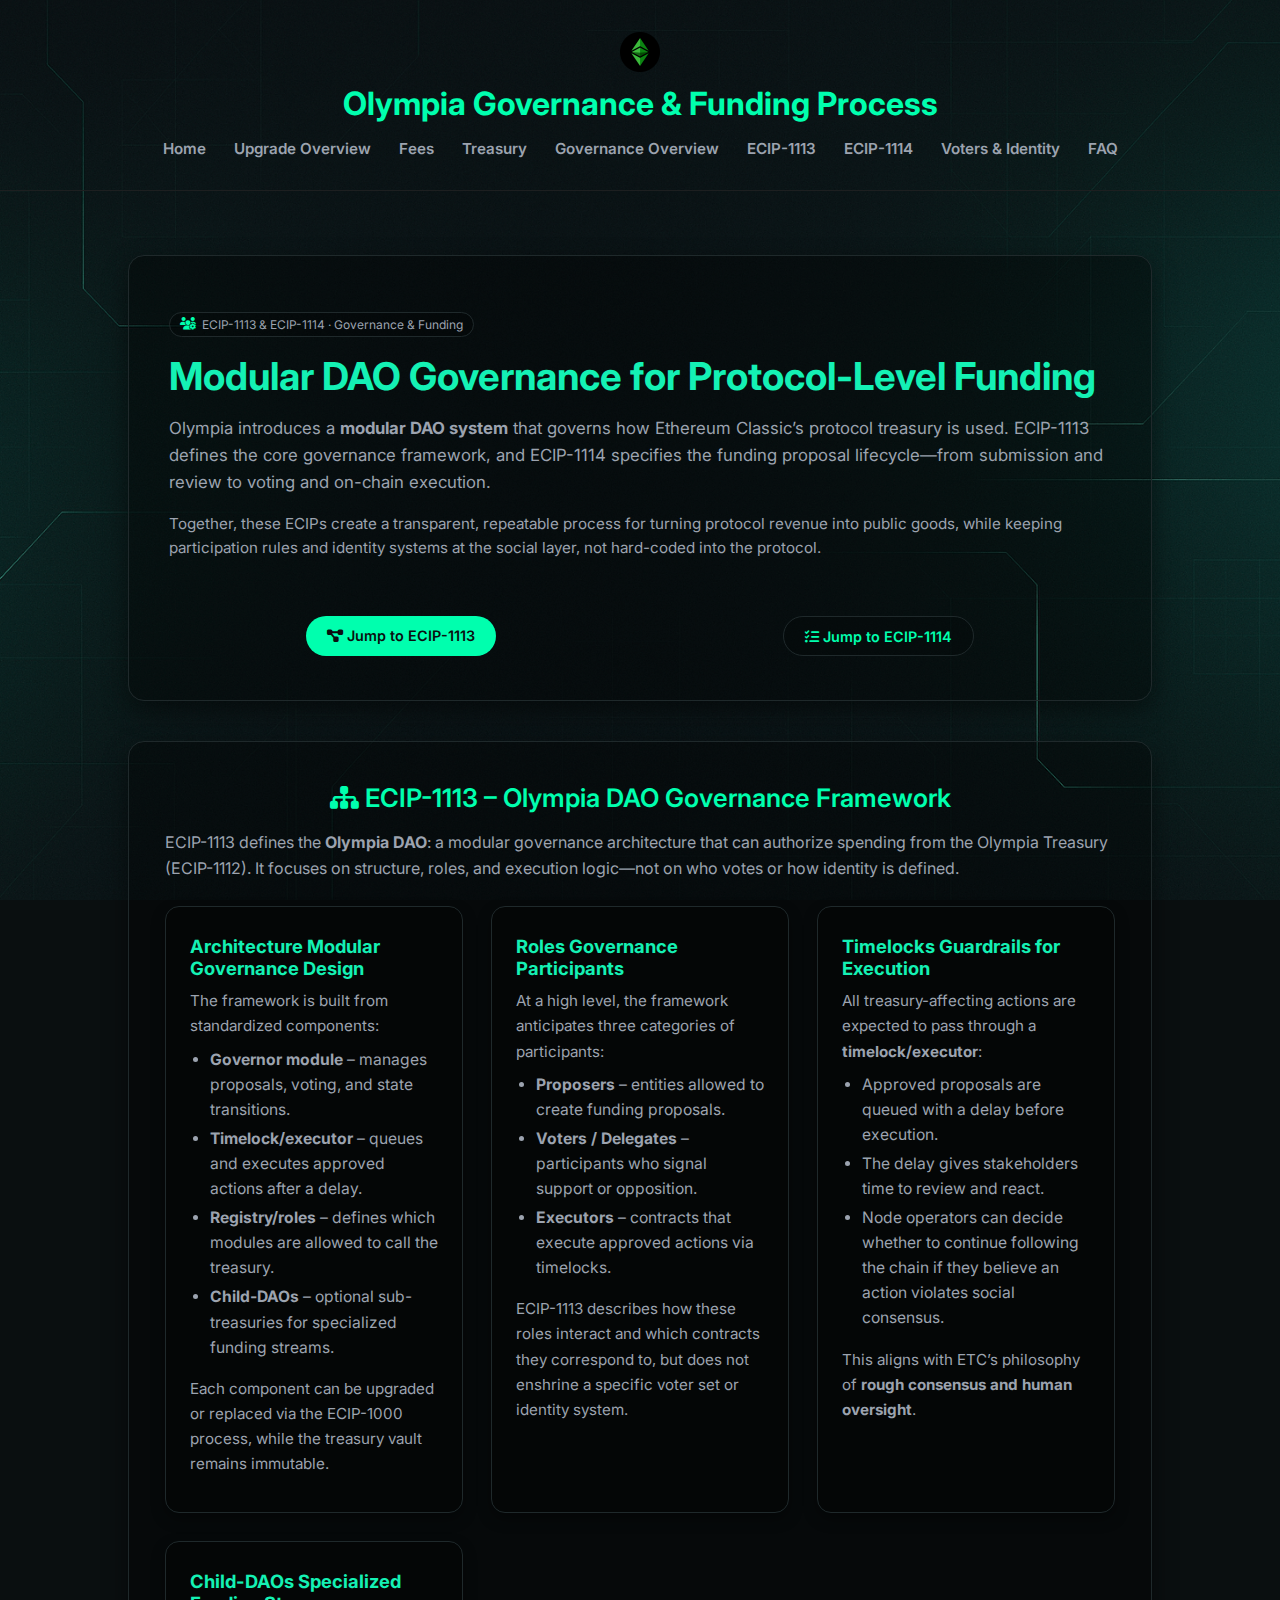
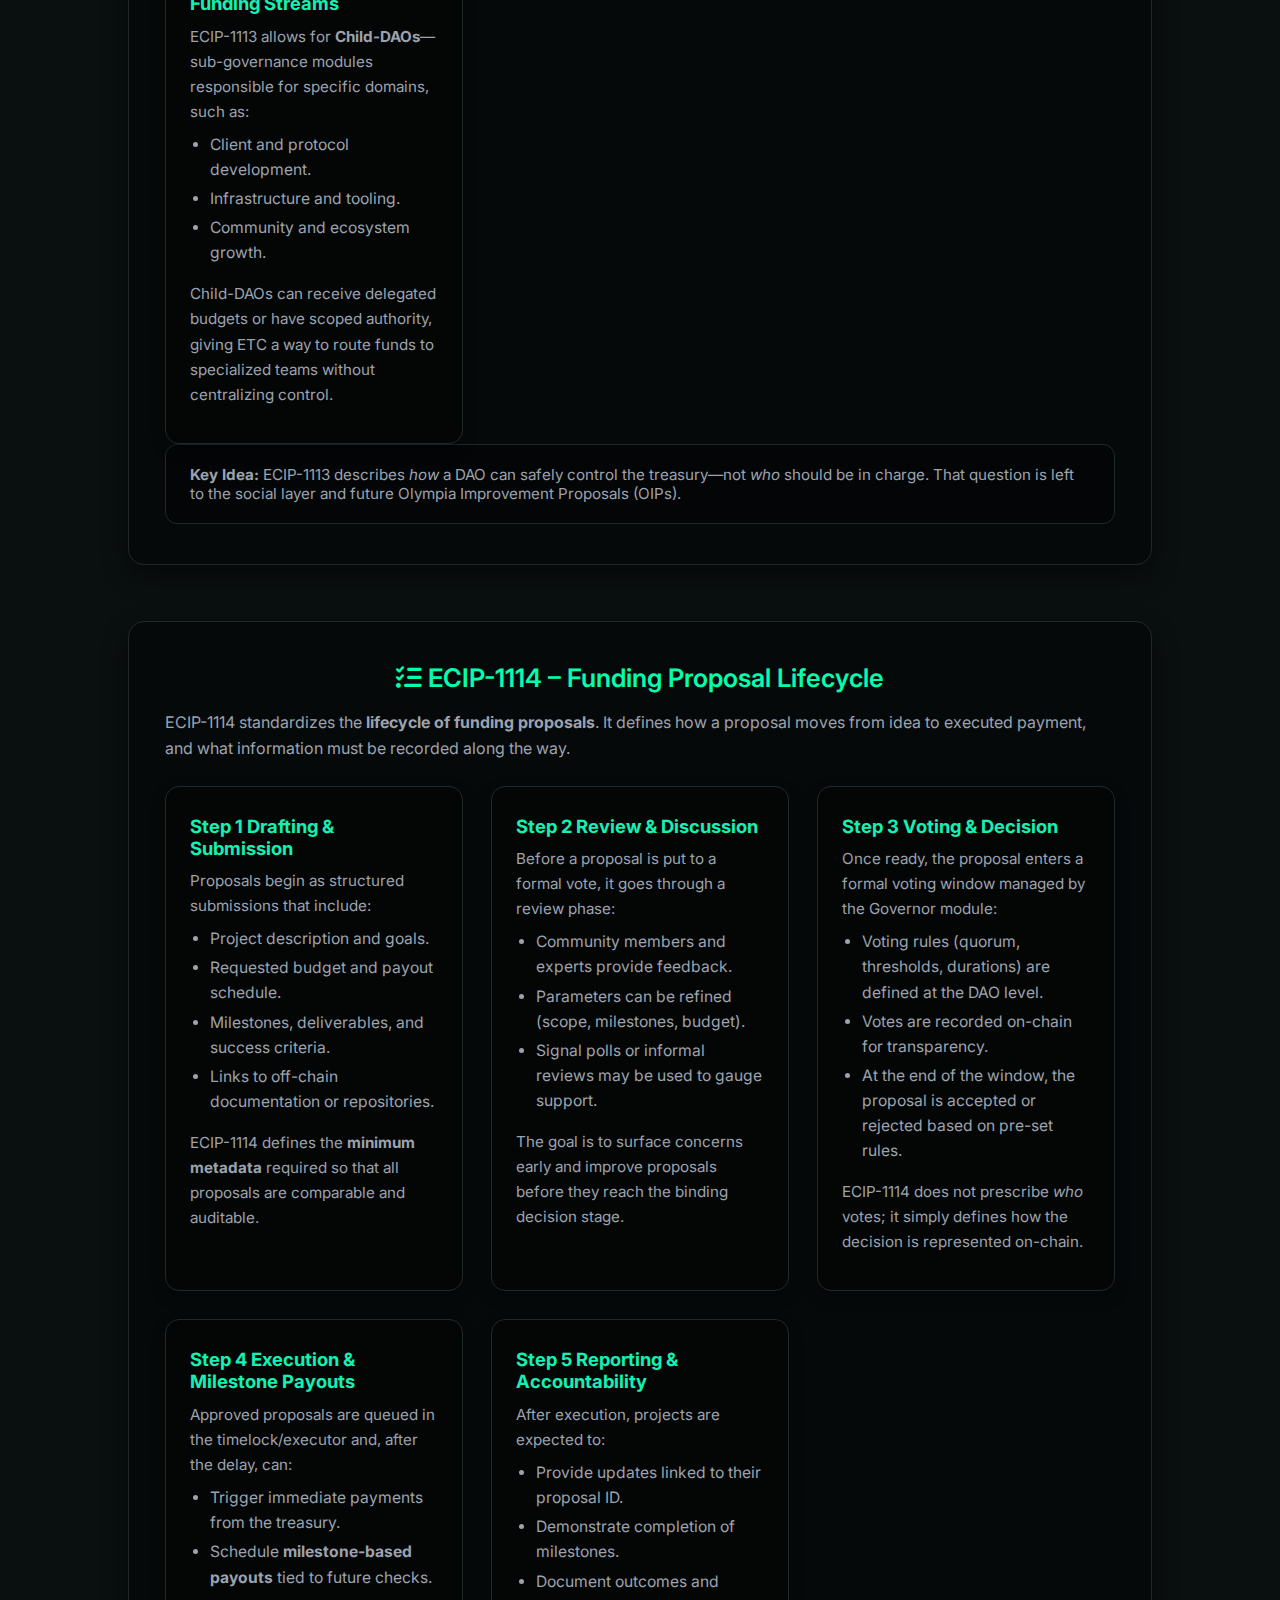
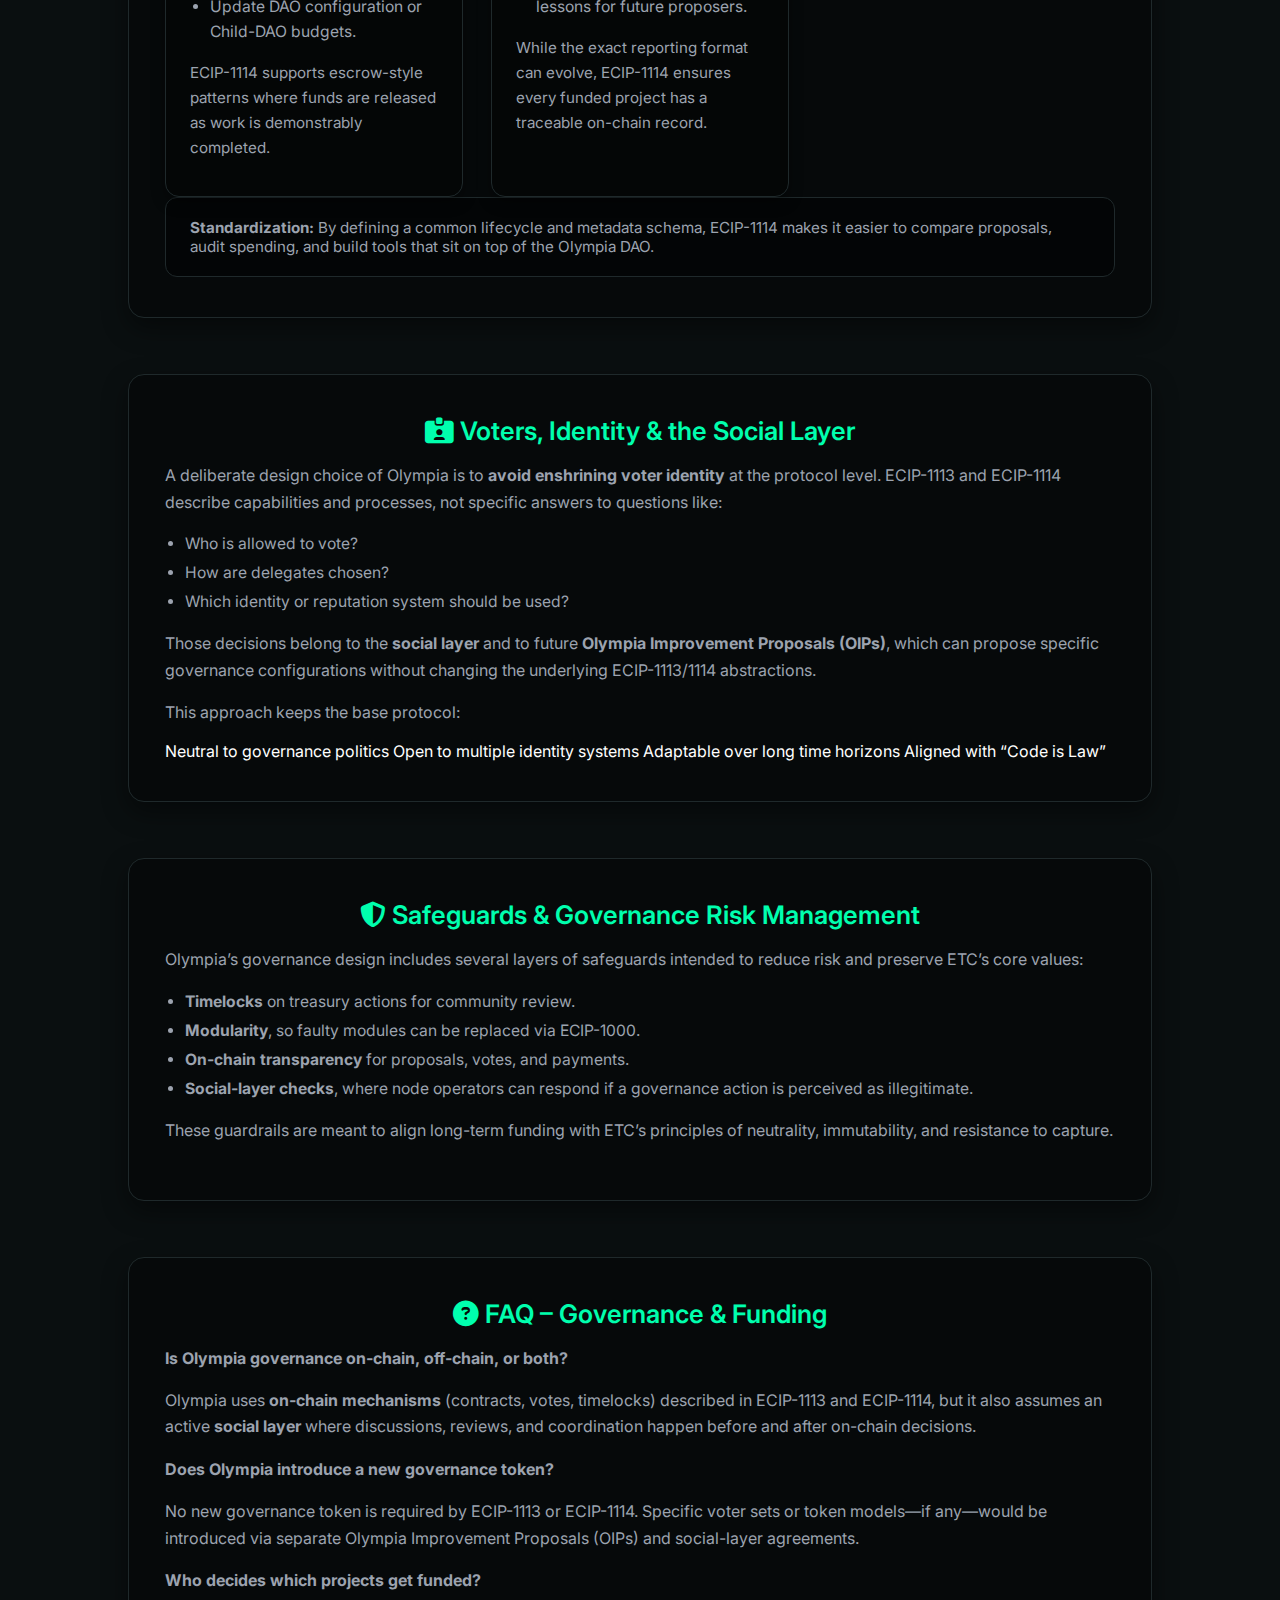
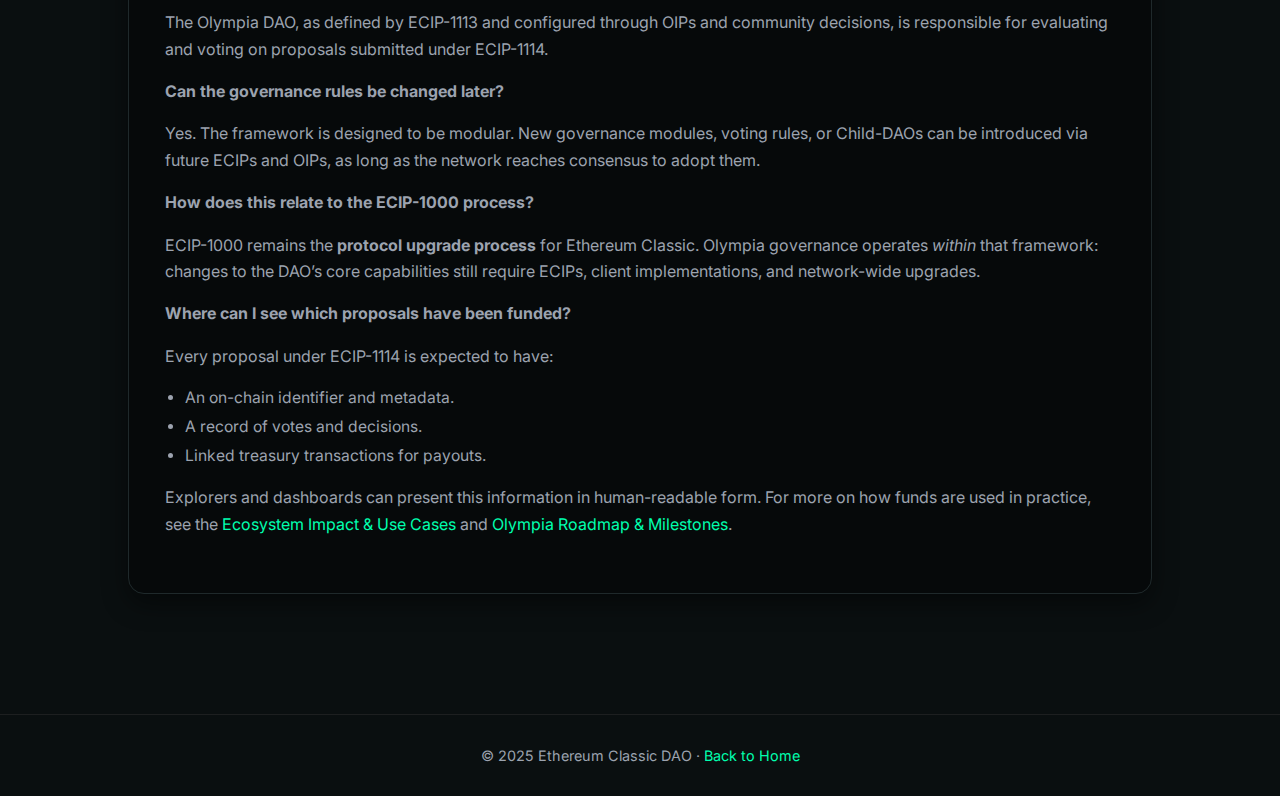
<file: governance.html>
<!DOCTYPE html>
<html lang="en">
<head>
  <meta charset="UTF-8" />
  <meta name="viewport" content="width=device-width, initial-scale=1.0" />

  <meta name="description"
    content="Learn how the Olympia DAO and funding process work on Ethereum Classic. ECIP-1113 defines a modular governance framework, and ECIP-1114 standardizes how funding proposals are submitted, voted on, and executed." />
  <!-- OpenGraph (shared defaults) -->
  <meta property="og:type" content="website" />
  <meta property="og:image" content="https://etcdao.org/assets/images/og-default.png" />
  <!-- Twitter -->
  <meta name="twitter:card" content="summary_large_image" />
  <meta name="twitter:image" content="https://etcdao.org/assets/images/og-default.png" />
  <!-- Additional SEO -->
  <meta name="keywords"
    content="Ethereum Classic, Olympia DAO, ECIP-1113, ECIP-1114, governance framework, funding proposals, protocol treasury, public-goods funding, Ethereum Classic DAO" />
  <meta name="robots" content="index, follow" />
  <link rel="canonical" href="https://etcdao.org/governance.html" />
  <meta property="og:title" content="Olympia Governance &amp; Funding Process – ECIP-1113 &amp; ECIP-1114" />
  <meta property="og:url" content="https://etcdao.org/governance.html" />
  <title>Olympia Governance &amp; Funding Process – ECIP-1113 &amp; ECIP-1114</title>

  <!-- Favicon -->
  <link rel="icon" href="assets/images/logo.png" type="image/png" />

  <!-- Global Font: Inter -->
  <link href="https://fonts.googleapis.com/css2?family=Inter:wght@400;500;600;700&display=swap" rel="stylesheet" />

  <!-- Font Awesome -->
  <link rel="stylesheet"
        href="https://cdnjs.cloudflare.com/ajax/libs/font-awesome/6.5.0/css/all.min.css"
        crossorigin="anonymous" referrerpolicy="no-referrer" />

  <!-- Global Stylesheet -->
  <link rel="stylesheet" href="assets/css/styles.css" />
</head>
<body>
  <header>
    <img src="assets/images/logo.png" alt="ETC Logo" />
    <h1>Olympia Governance &amp; Funding Process</h1>
    <nav>
      <a href="index.html">Home</a>
      <a href="upgrade.html">Upgrade Overview</a>
      <a href="fees.html">Fees</a>
      <a href="treasury.html">Treasury</a>
      <a href="#overview">Governance Overview</a>
      <a href="#ecip1113">ECIP-1113</a>
      <a href="#ecip1114">ECIP-1114</a>
      <a href="#identity">Voters &amp; Identity</a>
      <a href="#faq">FAQ</a>
    </nav>
  </header>

  <main>
    <section class="hero" id="overview">
      <div class="badge">
        <i class="fa-solid fa-users-gear"></i>
        ECIP-1113 &amp; ECIP-1114 · Governance &amp; Funding
      </div>
      <h2>Modular DAO Governance for Protocol-Level Funding</h2>
      <p>
        Olympia introduces a <strong>modular DAO system</strong> that governs how Ethereum Classic’s
        protocol treasury is used. ECIP-1113 defines the core governance framework, and ECIP-1114
        specifies the funding proposal lifecycle—from submission and review to voting and on-chain
        execution.
      </p>
      <p class="sub">
        Together, these ECIPs create a transparent, repeatable process for turning protocol revenue
        into public goods, while keeping participation rules and identity systems at the social layer,
        not hard-coded into the protocol.
      </p>
      <div class="btn-row">
        <a class="btn" href="#ecip1113">
          <i class="fa-solid fa-diagram-project"></i>
          Jump to ECIP-1113
        </a>
        <a class="btn secondary" href="#ecip1114">
          <i class="fa-solid fa-list-check"></i>
          Jump to ECIP-1114
        </a>
      </div>
    </section>

    <section id="ecip1113">
      <h3><i class="fa-solid fa-sitemap"></i> ECIP-1113 – Olympia DAO Governance Framework</h3>
      <p>
        ECIP-1113 defines the <strong>Olympia DAO</strong>: a modular governance architecture that
        can authorize spending from the Olympia Treasury (ECIP-1112). It focuses on structure, roles,
        and execution logic—not on who votes or how identity is defined.
      </p>

      <div class="cards">
        <div class="card">
          <h4><span>Architecture</span> Modular Governance Design</h4>
          <p>
            The framework is built from standardized components:
          </p>
          <ul>
            <li><strong>Governor module</strong> – manages proposals, voting, and state transitions.</li>
            <li><strong>Timelock/executor</strong> – queues and executes approved actions after a delay.</li>
            <li><strong>Registry/roles</strong> – defines which modules are allowed to call the treasury.</li>
            <li><strong>Child-DAOs</strong> – optional sub-treasuries for specialized funding streams.</li>
          </ul>
          <p>
            Each component can be upgraded or replaced via the ECIP-1000 process, while the treasury
            vault remains immutable.
          </p>
        </div>

        <div class="card">
          <h4><span>Roles</span> Governance Participants</h4>
          <p>
            At a high level, the framework anticipates three categories of participants:
          </p>
          <ul>
            <li><strong>Proposers</strong> – entities allowed to create funding proposals.</li>
            <li><strong>Voters / Delegates</strong> – participants who signal support or opposition.</li>
            <li><strong>Executors</strong> – contracts that execute approved actions via timelocks.</li>
          </ul>
          <p>
            ECIP-1113 describes how these roles interact and which contracts they correspond to, but
            does not enshrine a specific voter set or identity system.
          </p>
        </div>

        <div class="card">
          <h4><span>Timelocks</span> Guardrails for Execution</h4>
          <p>
            All treasury-affecting actions are expected to pass through a
            <strong>timelock/executor</strong>:
          </p>
          <ul>
            <li>Approved proposals are queued with a delay before execution.</li>
            <li>The delay gives stakeholders time to review and react.</li>
            <li>Node operators can decide whether to continue following the chain if they believe
              an action violates social consensus.</li>
          </ul>
          <p>
            This aligns with ETC’s philosophy of <strong>rough consensus and human oversight</strong>.
          </p>
        </div>

        <div class="card">
          <h4><span>Child-DAOs</span> Specialized Funding Streams</h4>
          <p>
            ECIP-1113 allows for <strong>Child-DAOs</strong>—sub-governance modules responsible for
            specific domains, such as:
          </p>
          <ul>
            <li>Client and protocol development.</li>
            <li>Infrastructure and tooling.</li>
            <li>Community and ecosystem growth.</li>
          </ul>
          <p>
            Child-DAOs can receive delegated budgets or have scoped authority, giving ETC a way to
            route funds to specialized teams without centralizing control.
          </p>
        </div>
      </div>

      <div class="callout">
        <strong>Key Idea:</strong>
        ECIP-1113 describes <em>how</em> a DAO can safely control the treasury—not <em>who</em>
        should be in charge. That question is left to the social layer and future Olympia
        Improvement Proposals (OIPs).
      </div>
    </section>

    <section id="ecip1114">
      <h3><i class="fa-solid fa-list-check"></i> ECIP-1114 – Funding Proposal Lifecycle</h3>
      <p>
        ECIP-1114 standardizes the <strong>lifecycle of funding proposals</strong>. It defines how
        a proposal moves from idea to executed payment, and what information must be recorded along
        the way.
      </p>

      <div class="cards">
        <div class="card">
          <h4><span>Step 1</span> Drafting &amp; Submission</h4>
          <p>
            Proposals begin as structured submissions that include:
          </p>
          <ul>
            <li>Project description and goals.</li>
            <li>Requested budget and payout schedule.</li>
            <li>Milestones, deliverables, and success criteria.</li>
            <li>Links to off-chain documentation or repositories.</li>
          </ul>
          <p>
            ECIP-1114 defines the <strong>minimum metadata</strong> required so that all proposals
            are comparable and auditable.
          </p>
        </div>

        <div class="card">
          <h4><span>Step 2</span> Review &amp; Discussion</h4>
          <p>
            Before a proposal is put to a formal vote, it goes through a review phase:
          </p>
          <ul>
            <li>Community members and experts provide feedback.</li>
            <li>Parameters can be refined (scope, milestones, budget).</li>
            <li>Signal polls or informal reviews may be used to gauge support.</li>
          </ul>
          <p>
            The goal is to surface concerns early and improve proposals before they reach the
            binding decision stage.
          </p>
        </div>

        <div class="card">
          <h4><span>Step 3</span> Voting &amp; Decision</h4>
          <p>
            Once ready, the proposal enters a formal voting window managed by the Governor module:
          </p>
          <ul>
            <li>Voting rules (quorum, thresholds, durations) are defined at the DAO level.</li>
            <li>Votes are recorded on-chain for transparency.</li>
            <li>At the end of the window, the proposal is accepted or rejected based on pre-set rules.</li>
          </ul>
          <p>
            ECIP-1114 does not prescribe <em>who</em> votes; it simply defines how the decision is
            represented on-chain.
          </p>
        </div>

        <div class="card">
          <h4><span>Step 4</span> Execution &amp; Milestone Payouts</h4>
          <p>
            Approved proposals are queued in the timelock/executor and, after the delay, can:
          </p>
          <ul>
            <li>Trigger immediate payments from the treasury.</li>
            <li>Schedule <strong>milestone-based payouts</strong> tied to future checks.</li>
            <li>Update DAO configuration or Child-DAO budgets.</li>
          </ul>
          <p>
            ECIP-1114 supports escrow-style patterns where funds are released as work is demonstrably
            completed.
          </p>
        </div>

        <div class="card">
          <h4><span>Step 5</span> Reporting &amp; Accountability</h4>
          <p>
            After execution, projects are expected to:
          </p>
          <ul>
            <li>Provide updates linked to their proposal ID.</li>
            <li>Demonstrate completion of milestones.</li>
            <li>Document outcomes and lessons for future proposers.</li>
          </ul>
          <p>
            While the exact reporting format can evolve, ECIP-1114 ensures every funded project
            has a traceable on-chain record.
          </p>
        </div>
      </div>

      <div class="callout">
        <strong>Standardization:</strong>
        By defining a common lifecycle and metadata schema, ECIP-1114 makes it easier to compare
        proposals, audit spending, and build tools that sit on top of the Olympia DAO.
      </div>
    </section>

    <section id="identity">
      <h3><i class="fa-solid fa-id-card-clip"></i> Voters, Identity &amp; the Social Layer</h3>
      <p>
        A deliberate design choice of Olympia is to <strong>avoid enshrining voter identity</strong>
        at the protocol level. ECIP-1113 and ECIP-1114 describe capabilities and processes, not
        specific answers to questions like:
      </p>
      <ul>
        <li>Who is allowed to vote?</li>
        <li>How are delegates chosen?</li>
        <li>Which identity or reputation system should be used?</li>
      </ul>
      <p>
        Those decisions belong to the <strong>social layer</strong> and to future
        <strong>Olympia Improvement Proposals (OIPs)</strong>, which can propose specific
        governance configurations without changing the underlying ECIP-1113/1114 abstractions.
      </p>
      <p>
        This approach keeps the base protocol:
      </p>
      <div class="pill-row">
        <span class="pill">Neutral to governance politics</span>
        <span class="pill">Open to multiple identity systems</span>
        <span class="pill">Adaptable over long time horizons</span>
        <span class="pill">Aligned with “Code is Law”</span>
      </div>
    </section>

    <section id="safeguards">
      <h3><i class="fa-solid fa-shield-halved"></i> Safeguards &amp; Governance Risk Management</h3>
      <p>
        Olympia’s governance design includes several layers of safeguards intended to reduce risk
        and preserve ETC’s core values:
      </p>
      <ul>
        <li><strong>Timelocks</strong> on treasury actions for community review.</li>
        <li><strong>Modularity</strong>, so faulty modules can be replaced via ECIP-1000.</li>
        <li><strong>On-chain transparency</strong> for proposals, votes, and payments.</li>
        <li><strong>Social-layer checks</strong>, where node operators can respond if a
          governance action is perceived as illegitimate.</li>
      </ul>
      <p>
        These guardrails are meant to align long-term funding with ETC’s principles of neutrality,
        immutability, and resistance to capture.
      </p>
    </section>

    <section id="faq">
      <h3><i class="fa-solid fa-circle-question"></i> FAQ – Governance &amp; Funding</h3>

      <p><strong>Is Olympia governance on-chain, off-chain, or both?</strong></p>
      <p>
        Olympia uses <strong>on-chain mechanisms</strong> (contracts, votes, timelocks) described in
        ECIP-1113 and ECIP-1114, but it also assumes an active <strong>social layer</strong> where
        discussions, reviews, and coordination happen before and after on-chain decisions.
      </p>

      <p><strong>Does Olympia introduce a new governance token?</strong></p>
      <p>
        No new governance token is required by ECIP-1113 or ECIP-1114. Specific voter sets or token
        models—if any—would be introduced via separate Olympia Improvement Proposals (OIPs) and
        social-layer agreements.
      </p>

      <p><strong>Who decides which projects get funded?</strong></p>
      <p>
        The Olympia DAO, as defined by ECIP-1113 and configured through OIPs and community decisions,
        is responsible for evaluating and voting on proposals submitted under ECIP-1114.
      </p>

      <p><strong>Can the governance rules be changed later?</strong></p>
      <p>
        Yes. The framework is designed to be modular. New governance modules, voting rules, or
        Child-DAOs can be introduced via future ECIPs and OIPs, as long as the network reaches
        consensus to adopt them.
      </p>

      <p><strong>How does this relate to the ECIP-1000 process?</strong></p>
      <p>
        ECIP-1000 remains the <strong>protocol upgrade process</strong> for Ethereum Classic. Olympia
        governance operates <em>within</em> that framework: changes to the DAO’s core capabilities
        still require ECIPs, client implementations, and network-wide upgrades.
      </p>

      <p><strong>Where can I see which proposals have been funded?</strong></p>
      <p>
        Every proposal under ECIP-1114 is expected to have:
      </p>
      <ul>
        <li>An on-chain identifier and metadata.</li>
        <li>A record of votes and decisions.</li>
        <li>Linked treasury transactions for payouts.</li>
      </ul>
      <p>
        Explorers and dashboards can present this information in human-readable form. For more on
        how funds are used in practice, see the <a href="impact.html">Ecosystem Impact &amp; Use Cases</a>
        and <a href="roadmap.html">Olympia Roadmap &amp; Milestones</a>.
      </p>
    </section>
  </main>

  <footer>
    <p>© 2025 Ethereum Classic DAO · <a href="index.html">Back to Home</a></p>
  </footer>
</body>
</html>
</file>
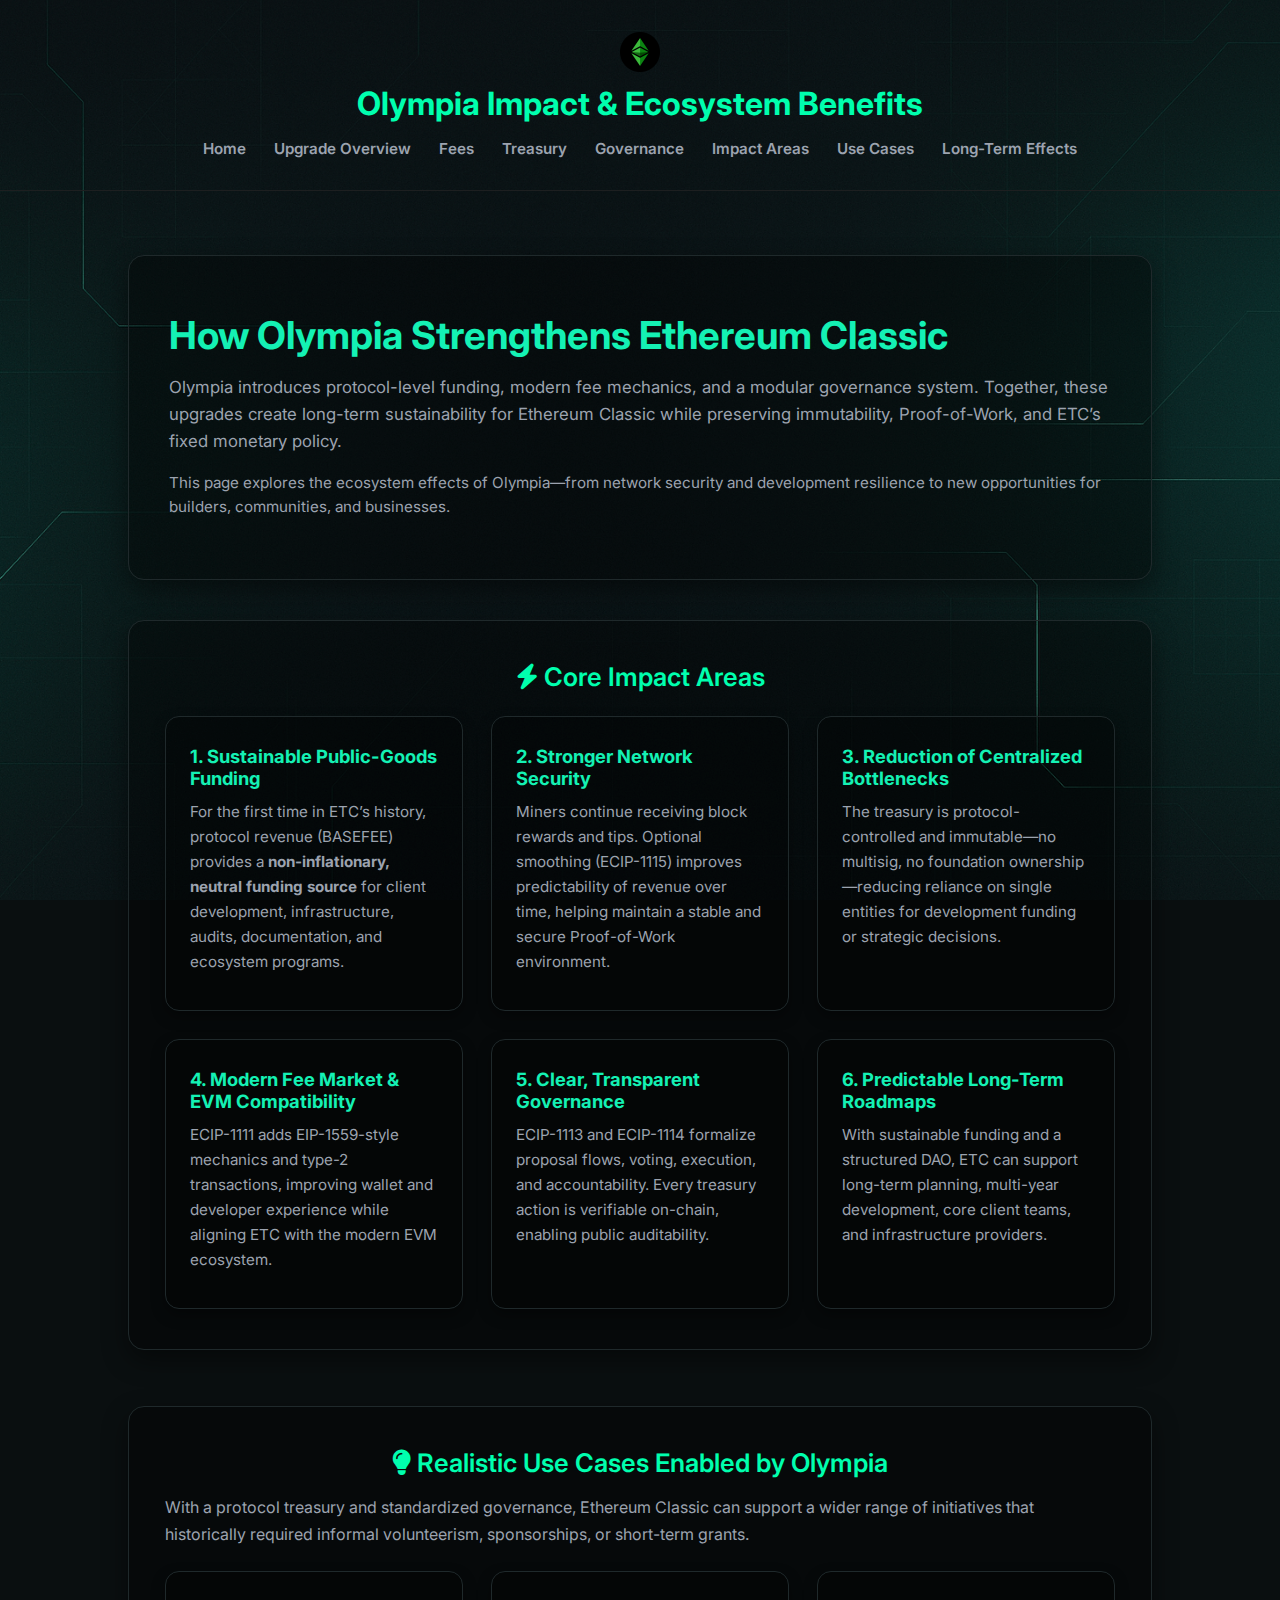
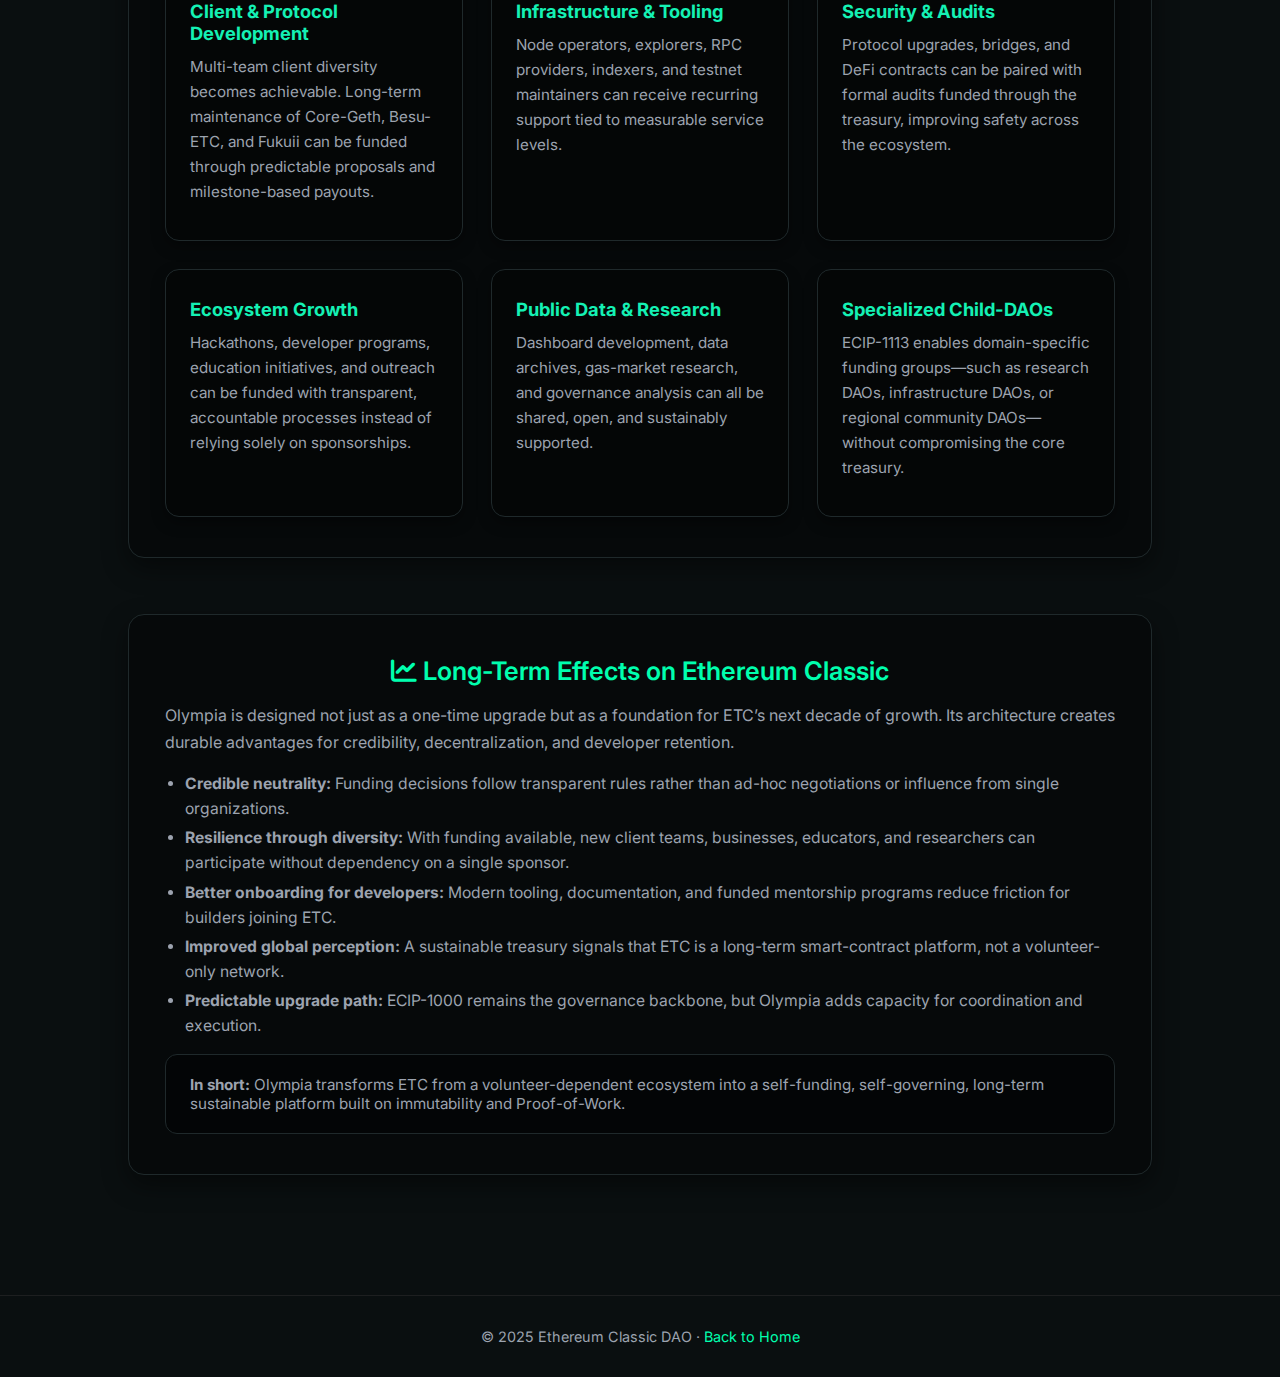
<file: impact.html>
<!DOCTYPE html>
<html lang="en">
<head>
  <meta charset="UTF-8" />
  <meta name="viewport" content="width=device-width, initial-scale=1.0" />

  <meta name="description"
    content="Explore the expected ecosystem impact of the Olympia Upgrade on Ethereum Classic. Learn how protocol-level funding, modern fee mechanics, and DAO governance strengthen security, promote decentralization, and accelerate ecosystem growth." />

  <meta property="og:type" content="website" />
  <meta property="og:image" content="https://etcdao.org/assets/images/og-default.png" />

  <meta name="twitter:card" content="summary_large_image" />
  <meta name="twitter:image" content="https://etcdao.org/assets/images/og-default.png" />

  <meta name="keywords"
    content="Ethereum Classic, Olympia Upgrade, ECIP-1111, ECIP-1112, ECIP-1113, ECIP-1114, protocol funding, BASEFEE, DAO, public goods, ETC ecosystem, miner incentives, decentralization" />

  <link rel="canonical" href="https://etcdao.org/impact.html" />
  <meta property="og:title" content="Olympia Impact & Ecosystem Benefits" />
  <meta property="og:url" content="https://etcdao.org/impact.html" />
  <meta name="robots" content="index, follow" />

  <title>Olympia Impact &amp; Ecosystem Benefits</title>

  <!-- Favicon -->
  <link rel="icon" href="assets/images/logo.png" type="image/png" />

  <!-- Global Font: Inter -->
  <link href="https://fonts.googleapis.com/css2?family=Inter:wght@400;500;600;700&display=swap" rel="stylesheet" />

  <!-- Font Awesome -->
  <link rel="stylesheet"
        href="https://cdnjs.cloudflare.com/ajax/libs/font-awesome/6.5.0/css/all.min.css"
        crossorigin="anonymous" referrerpolicy="no-referrer" />

  <!-- Global Stylesheet -->
  <link rel="stylesheet" href="assets/css/styles.css" />
</head>

<body>
  <header>
    <img src="assets/images/logo.png" alt="ETC Logo" />
    <h1>Olympia Impact &amp; Ecosystem Benefits</h1>
    <nav>
      <a href="index.html">Home</a>
      <a href="upgrade.html">Upgrade Overview</a>
      <a href="fees.html">Fees</a>
      <a href="treasury.html">Treasury</a>
      <a href="governance.html">Governance</a>
      <a href="#impact">Impact Areas</a>
      <a href="#cases">Use Cases</a>
      <a href="#longterm">Long-Term Effects</a>
    </nav>
  </header>

  <main>
    <section class="hero" id="impact">
      <h2>How Olympia Strengthens Ethereum Classic</h2>
      <p>
        Olympia introduces protocol-level funding, modern fee mechanics, and a modular governance
        system. Together, these upgrades create long-term sustainability for Ethereum Classic while
        preserving immutability, Proof-of-Work, and ETC’s fixed monetary policy.
      </p>
      <p class="sub">
        This page explores the ecosystem effects of Olympia—from network security and development
        resilience to new opportunities for builders, communities, and businesses.
      </p>
    </section>

    <section>
      <h3><i class="fa-solid fa-bolt"></i> Core Impact Areas</h3>

      <div class="cards">
        <div class="card">
          <h4>1. Sustainable Public-Goods Funding</h4>
          <p>
            For the first time in ETC’s history, protocol revenue (BASEFEE) provides a
            <strong>non-inflationary, neutral funding source</strong> for client development,
            infrastructure, audits, documentation, and ecosystem programs.
          </p>
        </div>

        <div class="card">
          <h4>2. Stronger Network Security</h4>
          <p>
            Miners continue receiving block rewards and tips. Optional smoothing (ECIP-1115)
            improves predictability of revenue over time, helping maintain a stable and secure
            Proof-of-Work environment.
          </p>
        </div>

        <div class="card">
          <h4>3. Reduction of Centralized Bottlenecks</h4>
          <p>
            The treasury is protocol-controlled and immutable—no multisig, no foundation
            ownership—reducing reliance on single entities for development funding or strategic
            decisions.
          </p>
        </div>

        <div class="card">
          <h4>4. Modern Fee Market & EVM Compatibility</h4>
          <p>
            ECIP-1111 adds EIP-1559-style mechanics and type-2 transactions, improving wallet and
            developer experience while aligning ETC with the modern EVM ecosystem.
          </p>
        </div>

        <div class="card">
          <h4>5. Clear, Transparent Governance</h4>
          <p>
            ECIP-1113 and ECIP-1114 formalize proposal flows, voting, execution, and accountability.
            Every treasury action is verifiable on-chain, enabling public auditability.
          </p>
        </div>

        <div class="card">
          <h4>6. Predictable Long-Term Roadmaps</h4>
          <p>
            With sustainable funding and a structured DAO, ETC can support long-term planning,
            multi-year development, core client teams, and infrastructure providers.
          </p>
        </div>
      </div>
    </section>

    <section id="cases">
      <h3><i class="fa-solid fa-lightbulb"></i> Realistic Use Cases Enabled by Olympia</h3>
      <p>
        With a protocol treasury and standardized governance, Ethereum Classic can support a wider
        range of initiatives that historically required informal volunteerism, sponsorships, or
        short-term grants.
      </p>

      <div class="cards">
        <div class="card">
          <h4>Client & Protocol Development</h4>
          <p>
            Multi-team client diversity becomes achievable. Long-term maintenance of Core-Geth,
            Besu-ETC, and Fukuii can be funded through predictable proposals and milestone-based
            payouts.
          </p>
        </div>

        <div class="card">
          <h4>Infrastructure & Tooling</h4>
          <p>
            Node operators, explorers, RPC providers, indexers, and testnet maintainers can receive
            recurring support tied to measurable service levels.
          </p>
        </div>

        <div class="card">
          <h4>Security & Audits</h4>
          <p>
            Protocol upgrades, bridges, and DeFi contracts can be paired with formal audits funded
            through the treasury, improving safety across the ecosystem.
          </p>
        </div>

        <div class="card">
          <h4>Ecosystem Growth</h4>
          <p>
            Hackathons, developer programs, education initiatives, and outreach can be funded with
            transparent, accountable processes instead of relying solely on sponsorships.
          </p>
        </div>

        <div class="card">
          <h4>Public Data & Research</h4>
          <p>
            Dashboard development, data archives, gas-market research, and governance analysis can
            all be shared, open, and sustainably supported.
          </p>
        </div>

        <div class="card">
          <h4>Specialized Child-DAOs</h4>
          <p>
            ECIP-1113 enables domain-specific funding groups—such as research DAOs, infrastructure
            DAOs, or regional community DAOs—without compromising the core treasury.
          </p>
        </div>
      </div>
    </section>

    <section id="longterm">
      <h3><i class="fa-solid fa-chart-line"></i> Long-Term Effects on Ethereum Classic</h3>

      <p>
        Olympia is designed not just as a one-time upgrade but as a foundation for ETC’s next
        decade of growth. Its architecture creates durable advantages for credibility,
        decentralization, and developer retention.
      </p>

      <ul>
        <li>
          <strong>Credible neutrality:</strong> Funding decisions follow transparent rules rather
          than ad-hoc negotiations or influence from single organizations.
        </li>
        <li>
          <strong>Resilience through diversity:</strong> With funding available, new client teams,
          businesses, educators, and researchers can participate without dependency on a single
          sponsor.
        </li>
        <li>
          <strong>Better onboarding for developers:</strong> Modern tooling, documentation, and
          funded mentorship programs reduce friction for builders joining ETC.
        </li>
        <li>
          <strong>Improved global perception:</strong> A sustainable treasury signals that ETC is a
          long-term smart-contract platform, not a volunteer-only network.
        </li>
        <li>
          <strong>Predictable upgrade path:</strong> ECIP-1000 remains the governance backbone, but
          Olympia adds capacity for coordination and execution.
        </li>
      </ul>

      <div class="callout">
        <strong>In short:</strong> Olympia transforms ETC from a volunteer-dependent ecosystem into a
        self-funding, self-governing, long-term sustainable platform built on immutability and
        Proof-of-Work.
      </div>
    </section>
  </main>

  <footer>
    <p>© 2025 Ethereum Classic DAO · <a href="index.html">Back to Home</a></p>
  </footer>
</body>
</html>
</file>
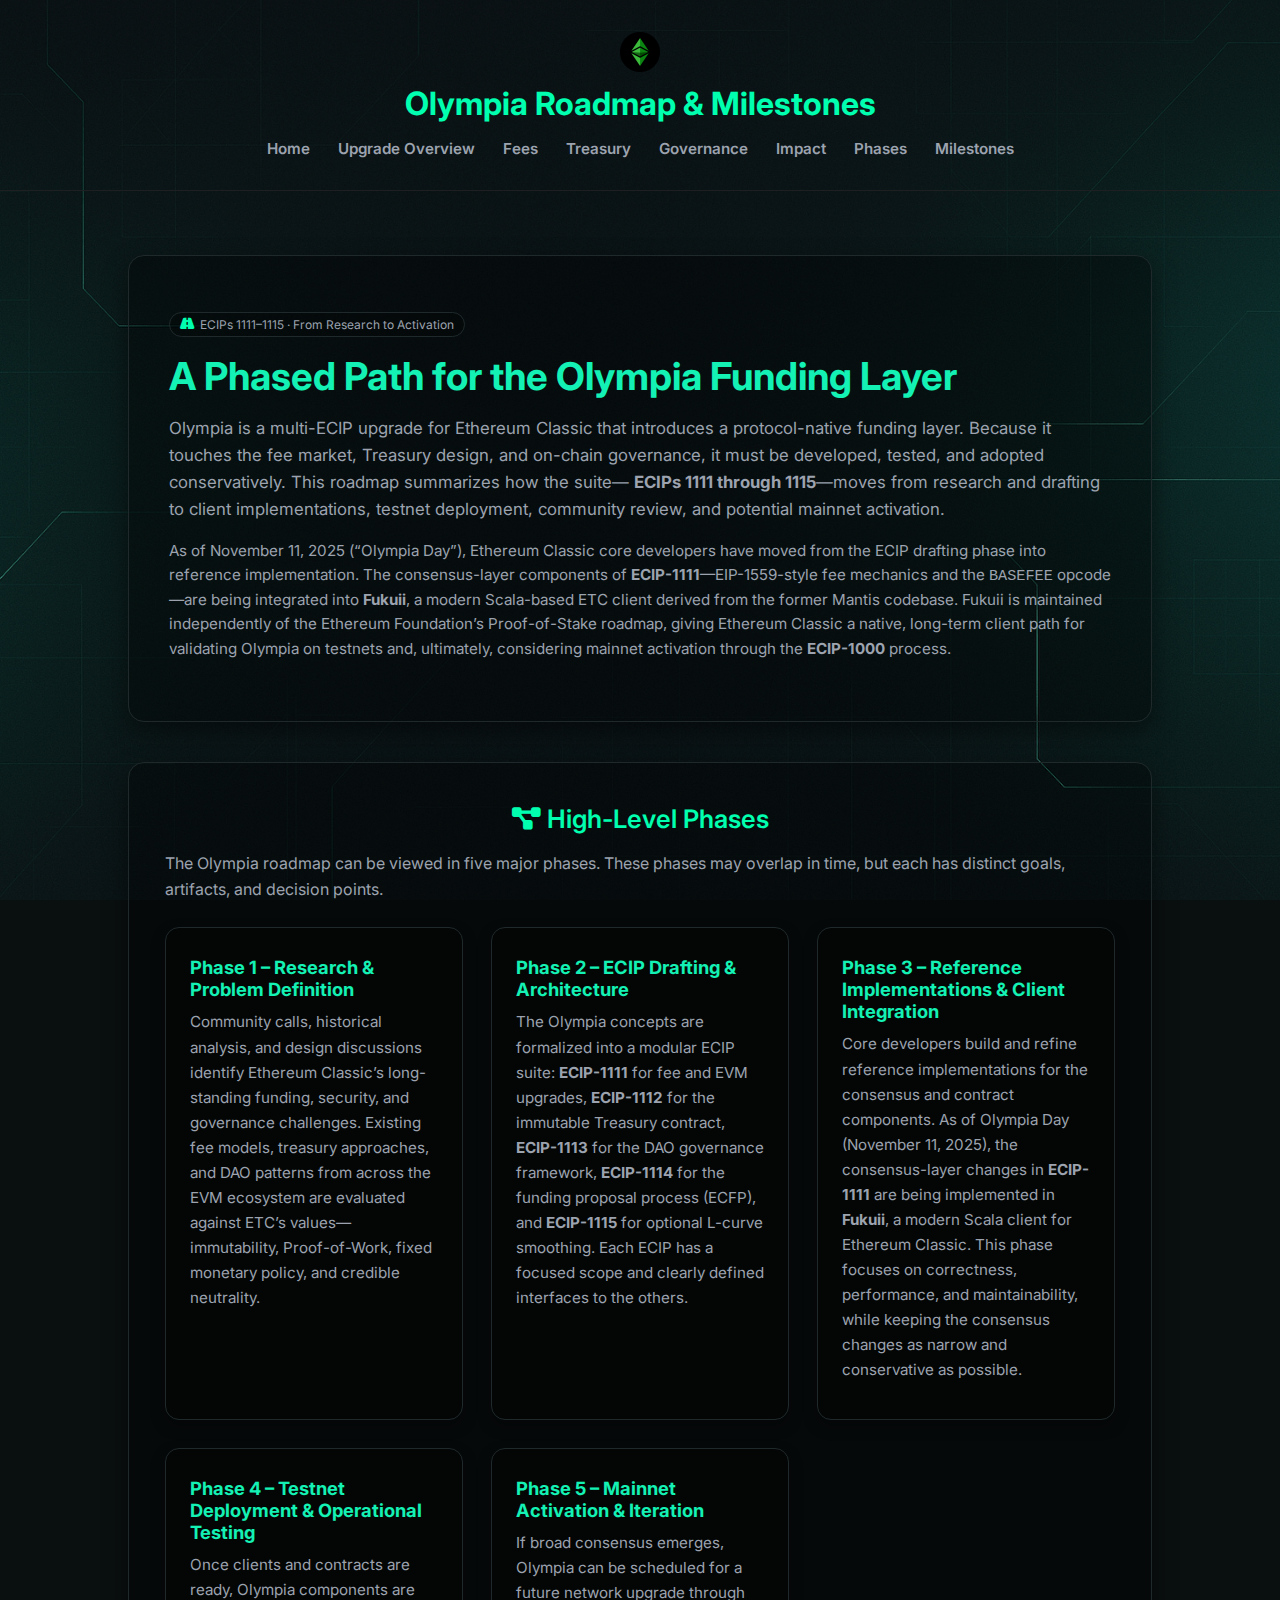
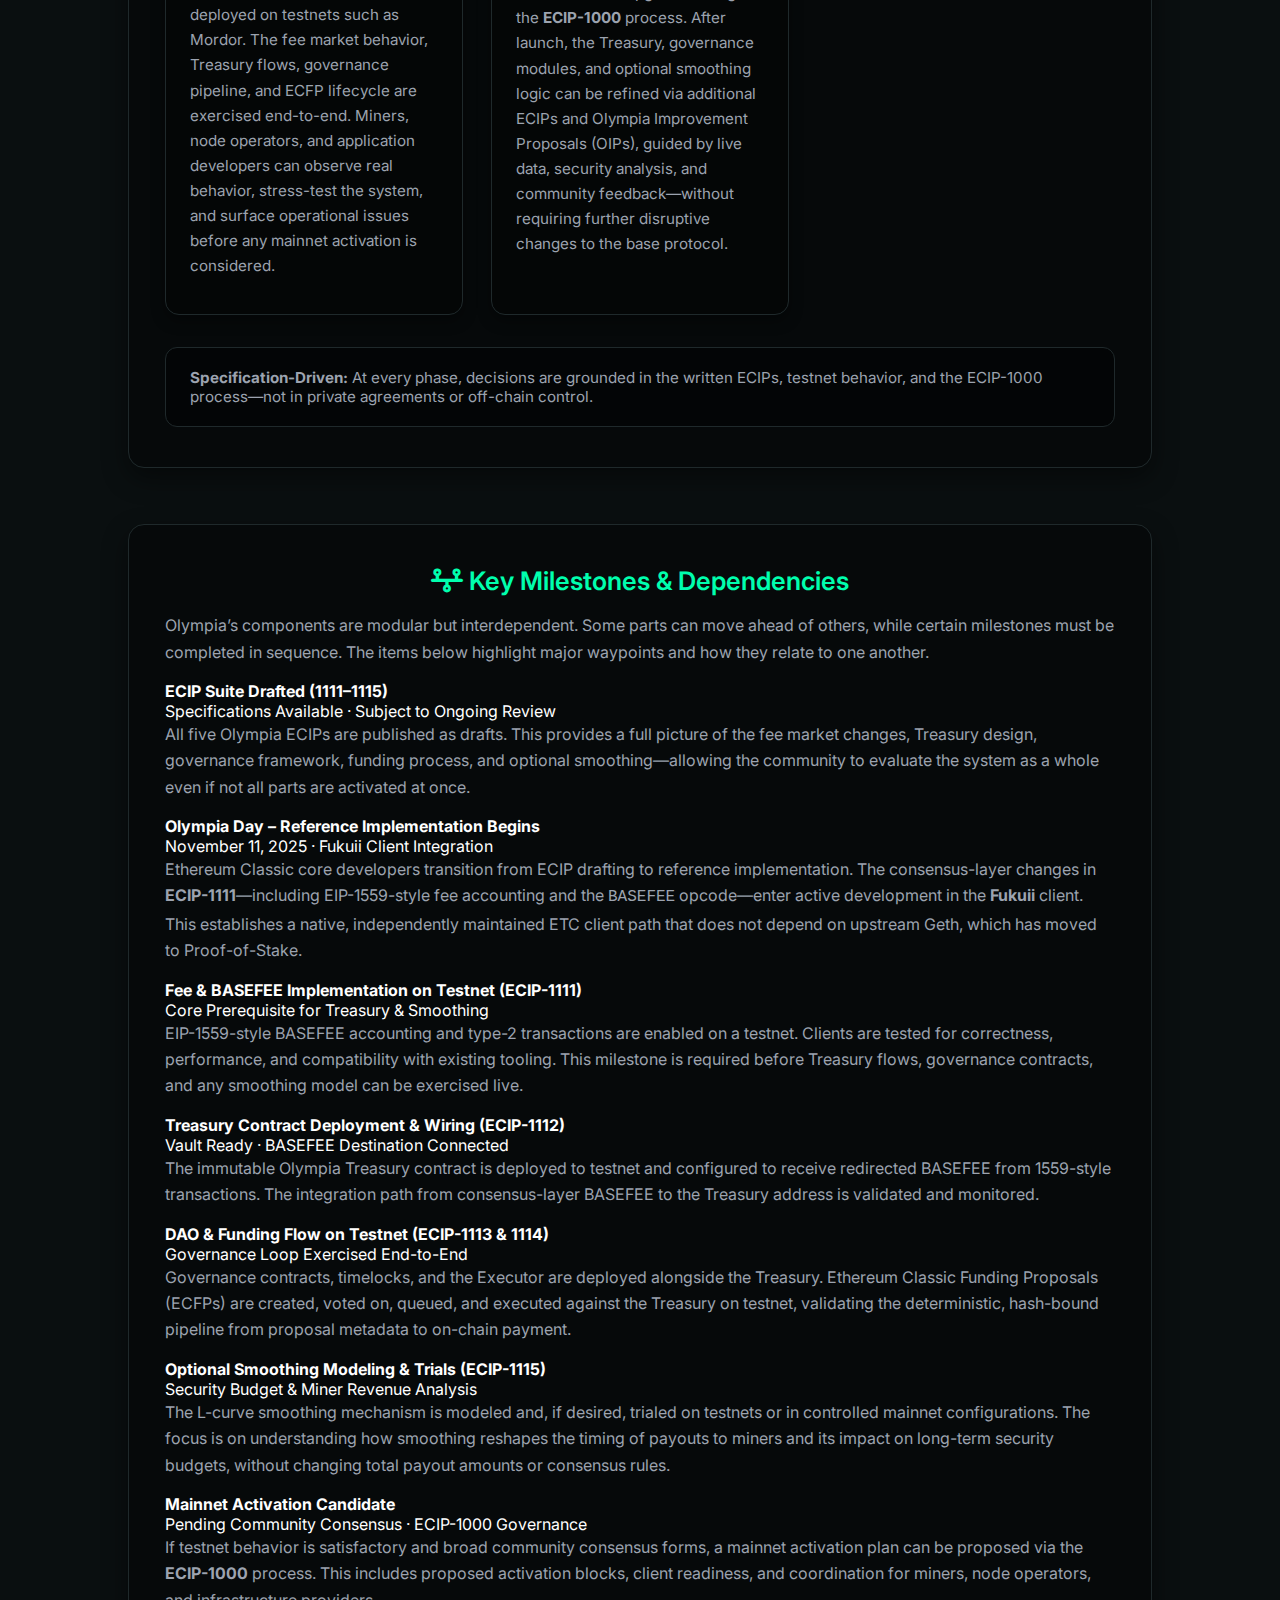
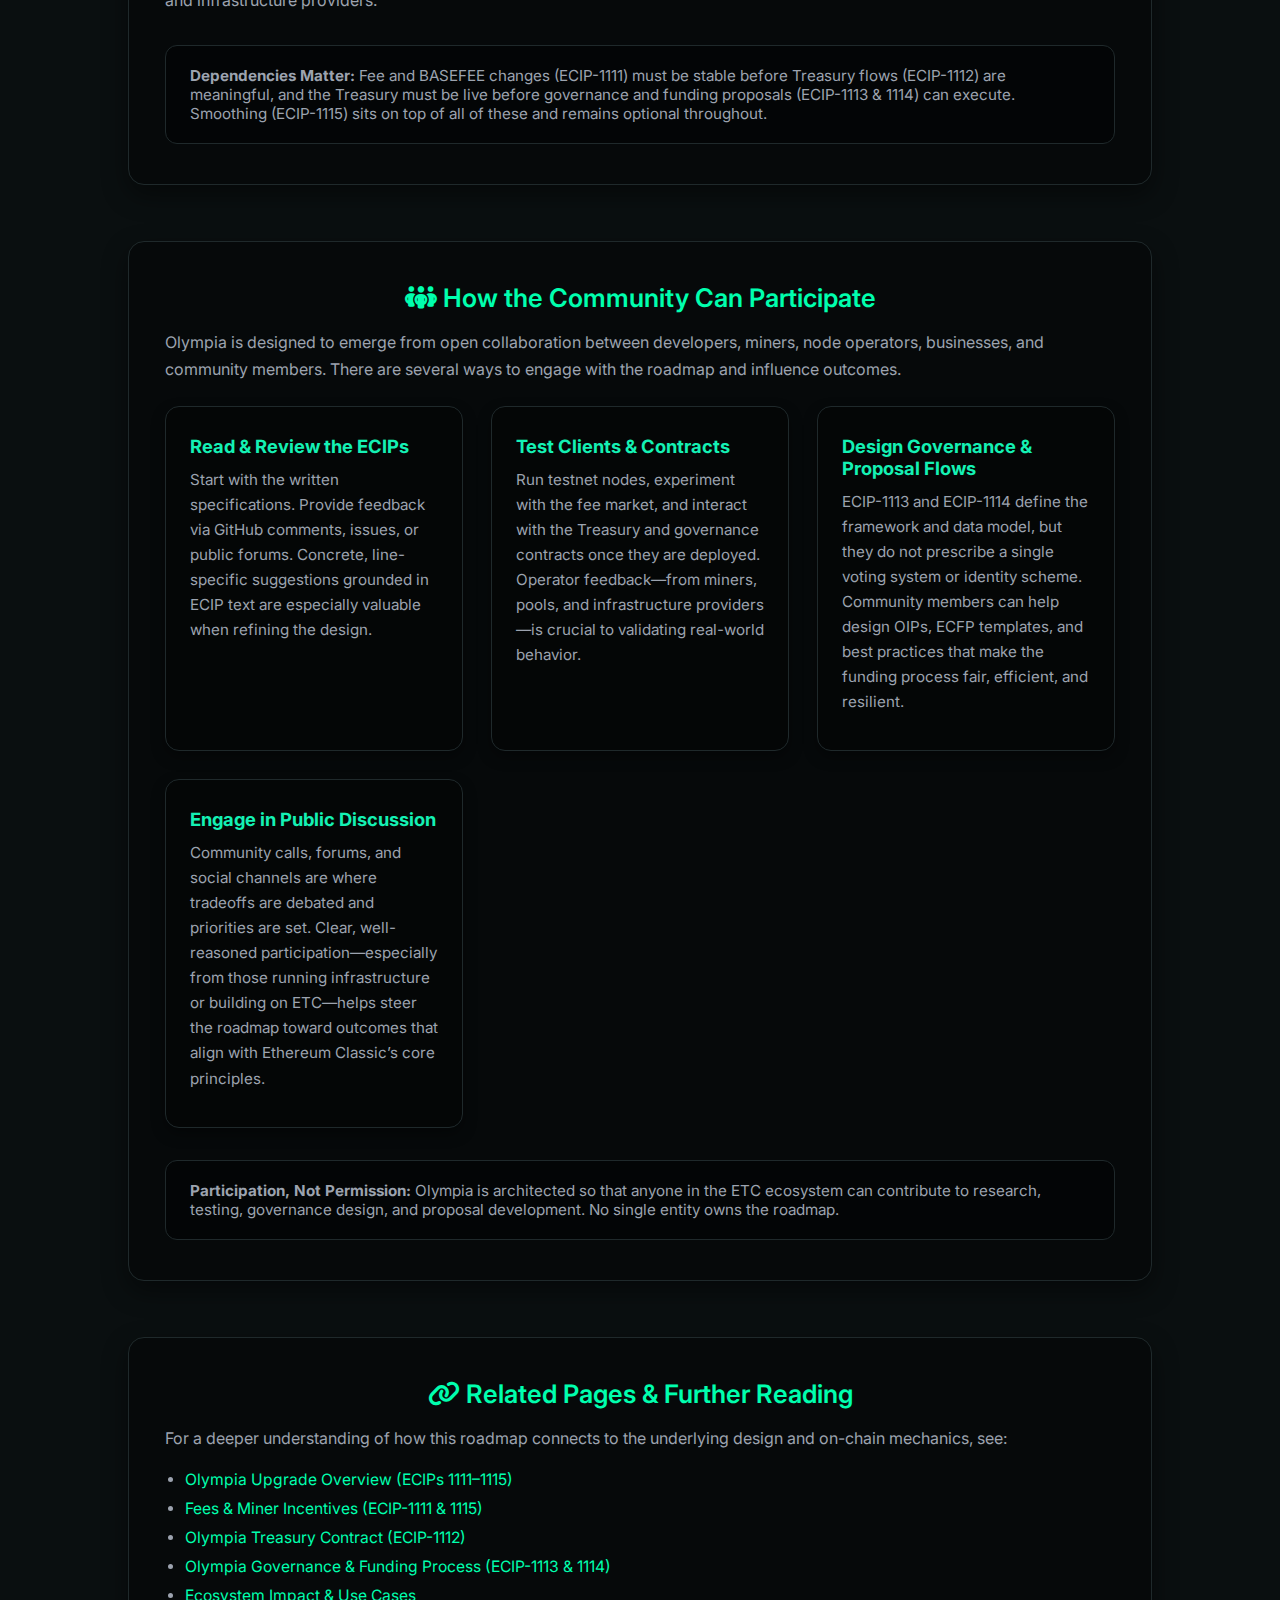
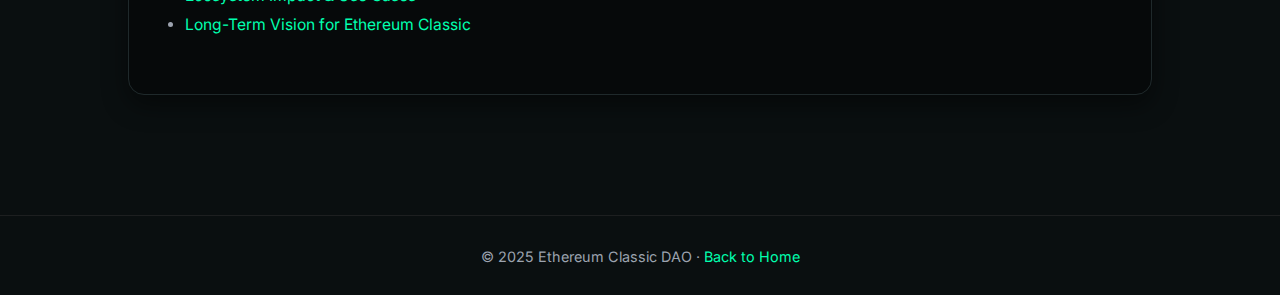
<file: roadmap.html>
<!DOCTYPE html>
<html lang="en">
<head>
  <!-- Charset & viewport -->
  <meta charset="UTF-8" />
  <meta name="viewport" content="width=device-width, initial-scale=1.0" />

  <!-- Primary SEO description -->
  <meta name="description"
    content="Track the Olympia Upgrade roadmap for Ethereum Classic—from research and ECIP drafting through Fukuii client implementations, testnets, community review, and potential mainnet activation." />

  <!-- OpenGraph -->
  <meta property="og:type" content="website" />
  <meta property="og:title" content="Olympia Roadmap &amp; Milestones – Ethereum Classic" />
  <meta property="og:url" content="https://etcdao.org/roadmap.html" />
  <meta property="og:image" content="https://etcdao.org/assets/images/og-default.png" />

  <!-- Twitter -->
  <meta name="twitter:card" content="summary_large_image" />
  <meta name="twitter:image" content="https://etcdao.org/assets/images/og-default.png" />

  <!-- Additional SEO -->
  <meta name="keywords"
    content="Ethereum Classic, Olympia Roadmap, ECIP-1111, ECIP-1112, ECIP-1113, ECIP-1114, ECIP-1115, Fukuii, EIP-1559, BASEFEE, protocol treasury, DAO governance, testnet, mainnet activation" />
  <meta name="robots" content="index, follow" />
  <link rel="canonical" href="https://etcdao.org/roadmap.html" />

  <title>Olympia Roadmap &amp; Milestones – Ethereum Classic</title>

  <!-- Favicon / Logo -->
  <link rel="icon" href="assets/images/logo.png" type="image/png" />

  <!-- Global Font: Inter -->
  <link href="https://fonts.googleapis.com/css2?family=Inter:wght@400;500;600;700&display=swap" rel="stylesheet" />

  <!-- Font Awesome Icons -->
  <link rel="stylesheet"
        href="https://cdnjs.cloudflare.com/ajax/libs/font-awesome/6.5.0/css/all.min.css"
        crossorigin="anonymous" referrerpolicy="no-referrer" />

  <!-- Global Stylesheet -->
  <link rel="stylesheet" href="assets/css/styles.css" />
</head>

<body>
  <header>
    <img src="assets/images/logo.png" alt="ETC Logo" />
    <h1>Olympia Roadmap &amp; Milestones</h1>
    <nav>
      <a href="index.html">Home</a>
      <a href="upgrade.html">Upgrade Overview</a>
      <a href="fees.html">Fees</a>
      <a href="treasury.html">Treasury</a>
      <a href="governance.html">Governance</a>
      <a href="impact.html">Impact</a>
      <a href="#phases">Phases</a>
      <a href="#milestones">Milestones</a>
    </nav>
  </header>

  <main>
    <!-- HERO: HIGH-LEVEL ROADMAP STORY -->
    <section class="hero">
      <div class="badge">
        <i class="fa-solid fa-road"></i>
        ECIPs 1111–1115 · From Research to Activation
      </div>

      <h2>A Phased Path for the Olympia Funding Layer</h2>
      <p>
        Olympia is a multi-ECIP upgrade for Ethereum Classic that introduces a protocol-native funding
        layer. Because it touches the fee market, Treasury design, and on-chain governance, it must be
        developed, tested, and adopted conservatively. This roadmap summarizes how the suite—
        <strong>ECIPs 1111 through 1115</strong>—moves from research and drafting to client
        implementations, testnet deployment, community review, and potential mainnet activation.
      </p>
      <p class="sub">
        As of November 11, 2025 (“Olympia Day”), Ethereum Classic core developers have moved from the
        ECIP drafting phase into reference implementation. The consensus-layer components of
        <strong>ECIP-1111</strong>—EIP-1559-style fee mechanics and the <code>BASEFEE</code> opcode—are
        being integrated into <strong>Fukuii</strong>, a modern Scala-based ETC client derived from the
        former Mantis codebase. Fukuii is maintained independently of the Ethereum Foundation’s
        Proof-of-Stake roadmap, giving Ethereum Classic a native, long-term client path for validating
        Olympia on testnets and, ultimately, considering mainnet activation through the
        <strong>ECIP-1000</strong> process.
      </p>
    </section>

    <!-- HIGH-LEVEL PHASES -->
    <section id="phases">
      <h3><i class="fa-solid fa-diagram-project"></i> High-Level Phases</h3>
      <p>
        The Olympia roadmap can be viewed in five major phases. These phases may overlap in time, but
        each has distinct goals, artifacts, and decision points.
      </p>

      <div class="cards">
        <div class="card">
          <h4>Phase 1 – Research &amp; Problem Definition</h4>
          <p>
            Community calls, historical analysis, and design discussions identify Ethereum Classic’s
            long-standing funding, security, and governance challenges. Existing fee models, treasury
            approaches, and DAO patterns from across the EVM ecosystem are evaluated against ETC’s
            values—immutability, Proof-of-Work, fixed monetary policy, and credible neutrality.
          </p>
        </div>

        <div class="card">
          <h4>Phase 2 – ECIP Drafting &amp; Architecture</h4>
          <p>
            The Olympia concepts are formalized into a modular ECIP suite:
            <strong>ECIP-1111</strong> for fee and EVM upgrades,
            <strong>ECIP-1112</strong> for the immutable Treasury contract,
            <strong>ECIP-1113</strong> for the DAO governance framework,
            <strong>ECIP-1114</strong> for the funding proposal process (ECFP),
            and <strong>ECIP-1115</strong> for optional L-curve smoothing. Each ECIP has a focused
            scope and clearly defined interfaces to the others.
          </p>
        </div>

        <div class="card">
          <h4>Phase 3 – Reference Implementations &amp; Client Integration</h4>
          <p>
            Core developers build and refine reference implementations for the consensus and contract
            components. As of Olympia Day (November 11, 2025), the consensus-layer changes in
            <strong>ECIP-1111</strong> are being implemented in <strong>Fukuii</strong>, a modern Scala
            client for Ethereum Classic. This phase focuses on correctness, performance, and
            maintainability, while keeping the consensus changes as narrow and conservative as possible.
          </p>
        </div>

        <div class="card">
          <h4>Phase 4 – Testnet Deployment &amp; Operational Testing</h4>
          <p>
            Once clients and contracts are ready, Olympia components are deployed on testnets such as
            Mordor. The fee market behavior, Treasury flows, governance pipeline, and ECFP lifecycle
            are exercised end-to-end. Miners, node operators, and application developers can observe
            real behavior, stress-test the system, and surface operational issues before any mainnet
            activation is considered.
          </p>
        </div>

        <div class="card">
          <h4>Phase 5 – Mainnet Activation &amp; Iteration</h4>
          <p>
            If broad consensus emerges, Olympia can be scheduled for a future network upgrade through
            the <strong>ECIP-1000</strong> process. After launch, the Treasury, governance modules,
            and optional smoothing logic can be refined via additional ECIPs and Olympia Improvement
            Proposals (OIPs), guided by live data, security analysis, and community feedback—without
            requiring further disruptive changes to the base protocol.
          </p>
        </div>
      </div>

      <div class="callout section-spacer">
        <strong>Specification-Driven:</strong>
        At every phase, decisions are grounded in the written ECIPs, testnet behavior, and the
        ECIP-1000 process—not in private agreements or off-chain control.
      </div>
    </section>

    <!-- KEY MILESTONES & DEPENDENCIES -->
    <section id="milestones">
      <h3><i class="fa-solid fa-timeline"></i> Key Milestones &amp; Dependencies</h3>
      <p>
        Olympia’s components are modular but interdependent. Some parts can move ahead of others, while
        certain milestones must be completed in sequence. The items below highlight major waypoints and
        how they relate to one another.
      </p>

      <div class="timeline">
        <div class="timeline-item">
          <h4>ECIP Suite Drafted (1111–1115)</h4>
          <span>Specifications Available · Subject to Ongoing Review</span>
          <p>
            All five Olympia ECIPs are published as drafts. This provides a full picture of the fee
            market changes, Treasury design, governance framework, funding process, and optional
            smoothing—allowing the community to evaluate the system as a whole even if not all parts
            are activated at once.
          </p>
        </div>

        <div class="timeline-item">
          <h4>Olympia Day – Reference Implementation Begins</h4>
          <span>November 11, 2025 · Fukuii Client Integration</span>
          <p>
            Ethereum Classic core developers transition from ECIP drafting to reference implementation.
            The consensus-layer changes in <strong>ECIP-1111</strong>—including EIP-1559-style fee
            accounting and the <code>BASEFEE</code> opcode—enter active development in the
            <strong>Fukuii</strong> client. This establishes a native, independently maintained ETC
            client path that does not depend on upstream Geth, which has moved to Proof-of-Stake.
          </p>
        </div>

        <div class="timeline-item">
          <h4>Fee &amp; BASEFEE Implementation on Testnet (ECIP-1111)</h4>
          <span>Core Prerequisite for Treasury &amp; Smoothing</span>
          <p>
            EIP-1559-style BASEFEE accounting and type-2 transactions are enabled on a testnet.
            Clients are tested for correctness, performance, and compatibility with existing tooling.
            This milestone is required before Treasury flows, governance contracts, and any smoothing
            model can be exercised live.
          </p>
        </div>

        <div class="timeline-item">
          <h4>Treasury Contract Deployment &amp; Wiring (ECIP-1112)</h4>
          <span>Vault Ready · BASEFEE Destination Connected</span>
          <p>
            The immutable Olympia Treasury contract is deployed to testnet and configured to receive
            redirected BASEFEE from 1559-style transactions. The integration path from consensus-layer
            BASEFEE to the Treasury address is validated and monitored.
          </p>
        </div>

        <div class="timeline-item">
          <h4>DAO &amp; Funding Flow on Testnet (ECIP-1113 &amp; 1114)</h4>
          <span>Governance Loop Exercised End-to-End</span>
          <p>
            Governance contracts, timelocks, and the Executor are deployed alongside the Treasury.
            Ethereum Classic Funding Proposals (ECFPs) are created, voted on, queued, and executed
            against the Treasury on testnet, validating the deterministic, hash-bound pipeline from
            proposal metadata to on-chain payment.
          </p>
        </div>

        <div class="timeline-item">
          <h4>Optional Smoothing Modeling &amp; Trials (ECIP-1115)</h4>
          <span>Security Budget &amp; Miner Revenue Analysis</span>
          <p>
            The L-curve smoothing mechanism is modeled and, if desired, trialed on testnets or in
            controlled mainnet configurations. The focus is on understanding how smoothing reshapes
            the timing of payouts to miners and its impact on long-term security budgets, without
            changing total payout amounts or consensus rules.
          </p>
        </div>

        <div class="timeline-item">
          <h4>Mainnet Activation Candidate</h4>
          <span>Pending Community Consensus · ECIP-1000 Governance</span>
          <p>
            If testnet behavior is satisfactory and broad community consensus forms, a mainnet
            activation plan can be proposed via the <strong>ECIP-1000</strong> process. This includes
            proposed activation blocks, client readiness, and coordination for miners, node operators,
            and infrastructure providers.
          </p>
        </div>
      </div>

      <div class="callout section-spacer">
        <strong>Dependencies Matter:</strong>
        Fee and BASEFEE changes (ECIP-1111) must be stable before Treasury flows (ECIP-1112) are
        meaningful, and the Treasury must be live before governance and funding proposals (ECIP-1113
        &amp; 1114) can execute. Smoothing (ECIP-1115) sits on top of all of these and remains
        optional throughout.
      </div>
    </section>

    <!-- COMMUNITY PARTICIPATION -->
    <section id="participation">
      <h3><i class="fa-solid fa-people-group"></i> How the Community Can Participate</h3>
      <p>
        Olympia is designed to emerge from open collaboration between developers, miners, node
        operators, businesses, and community members. There are several ways to engage with the
        roadmap and influence outcomes.
      </p>

      <div class="cards">
        <div class="card">
          <h4>Read &amp; Review the ECIPs</h4>
          <p>
            Start with the written specifications. Provide feedback via GitHub comments, issues, or
            public forums. Concrete, line-specific suggestions grounded in ECIP text are especially
            valuable when refining the design.
          </p>
        </div>

        <div class="card">
          <h4>Test Clients &amp; Contracts</h4>
          <p>
            Run testnet nodes, experiment with the fee market, and interact with the Treasury and
            governance contracts once they are deployed. Operator feedback—from miners, pools, and
            infrastructure providers—is crucial to validating real-world behavior.
          </p>
        </div>

        <div class="card">
          <h4>Design Governance &amp; Proposal Flows</h4>
          <p>
            ECIP-1113 and ECIP-1114 define the framework and data model, but they do not prescribe a
            single voting system or identity scheme. Community members can help design OIPs, ECFP
            templates, and best practices that make the funding process fair, efficient, and resilient.
          </p>
        </div>

        <div class="card">
          <h4>Engage in Public Discussion</h4>
          <p>
            Community calls, forums, and social channels are where tradeoffs are debated and
            priorities are set. Clear, well-reasoned participation—especially from those running
            infrastructure or building on ETC—helps steer the roadmap toward outcomes that align with
            Ethereum Classic’s core principles.
          </p>
        </div>
      </div>

      <div class="callout section-spacer">
        <strong>Participation, Not Permission:</strong>
        Olympia is architected so that anyone in the ETC ecosystem can contribute to research,
        testing, governance design, and proposal development. No single entity owns the roadmap.
      </div>
    </section>

    <!-- RELATED PAGES -->
    <section id="links">
      <h3><i class="fa-solid fa-link"></i> Related Pages &amp; Further Reading</h3>
      <p>
        For a deeper understanding of how this roadmap connects to the underlying design and
        on-chain mechanics, see:
      </p>
      <ul>
        <li><a href="upgrade.html">Olympia Upgrade Overview (ECIPs 1111–1115)</a></li>
        <li><a href="fees.html">Fees &amp; Miner Incentives (ECIP-1111 &amp; 1115)</a></li>
        <li><a href="treasury.html">Olympia Treasury Contract (ECIP-1112)</a></li>
        <li><a href="governance.html">Olympia Governance &amp; Funding Process (ECIP-1113 &amp; 1114)</a></li>
        <li><a href="impact.html">Ecosystem Impact &amp; Use Cases</a></li>
        <li><a href="vision.html">Long-Term Vision for Ethereum Classic</a></li>
      </ul>
    </section>
  </main>

  <footer>
    <p>© 2025 Ethereum Classic DAO · <a href="index.html">Back to Home</a></p>
  </footer>
</body>
</html>
</file>
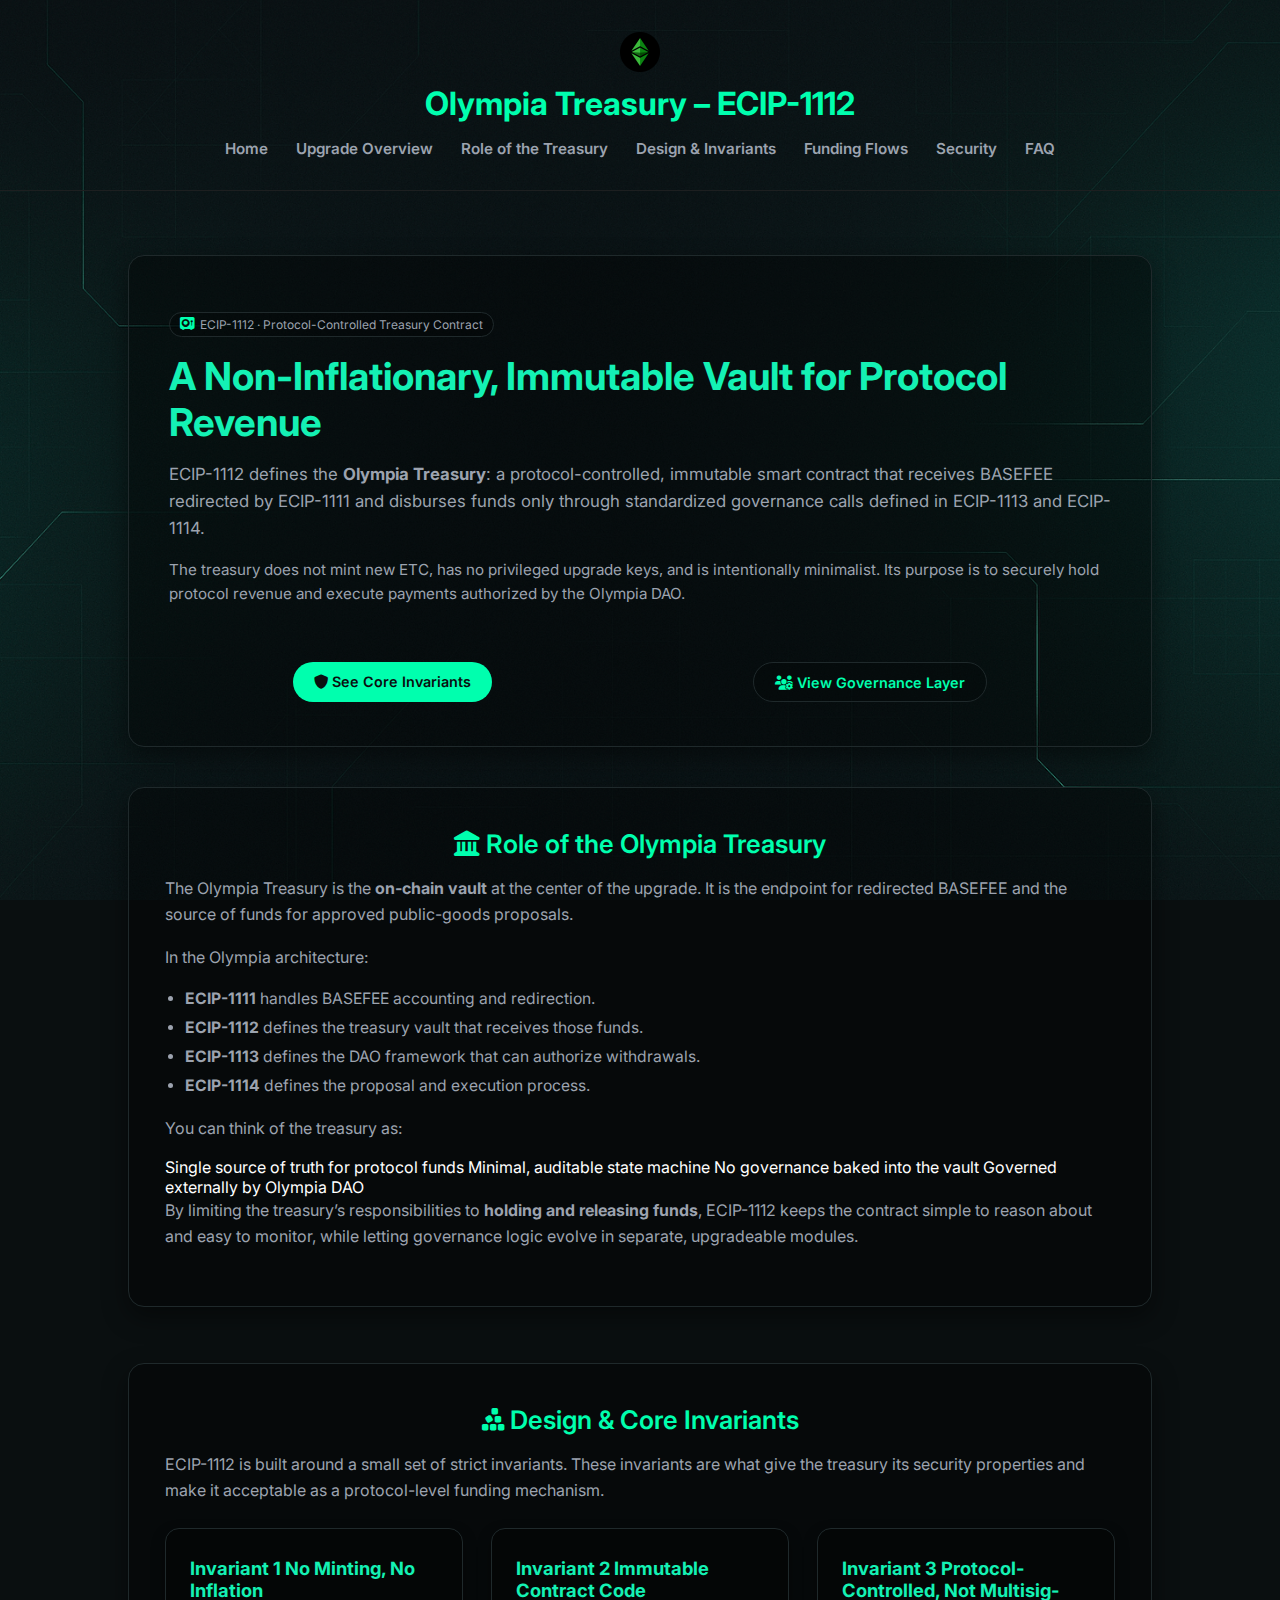
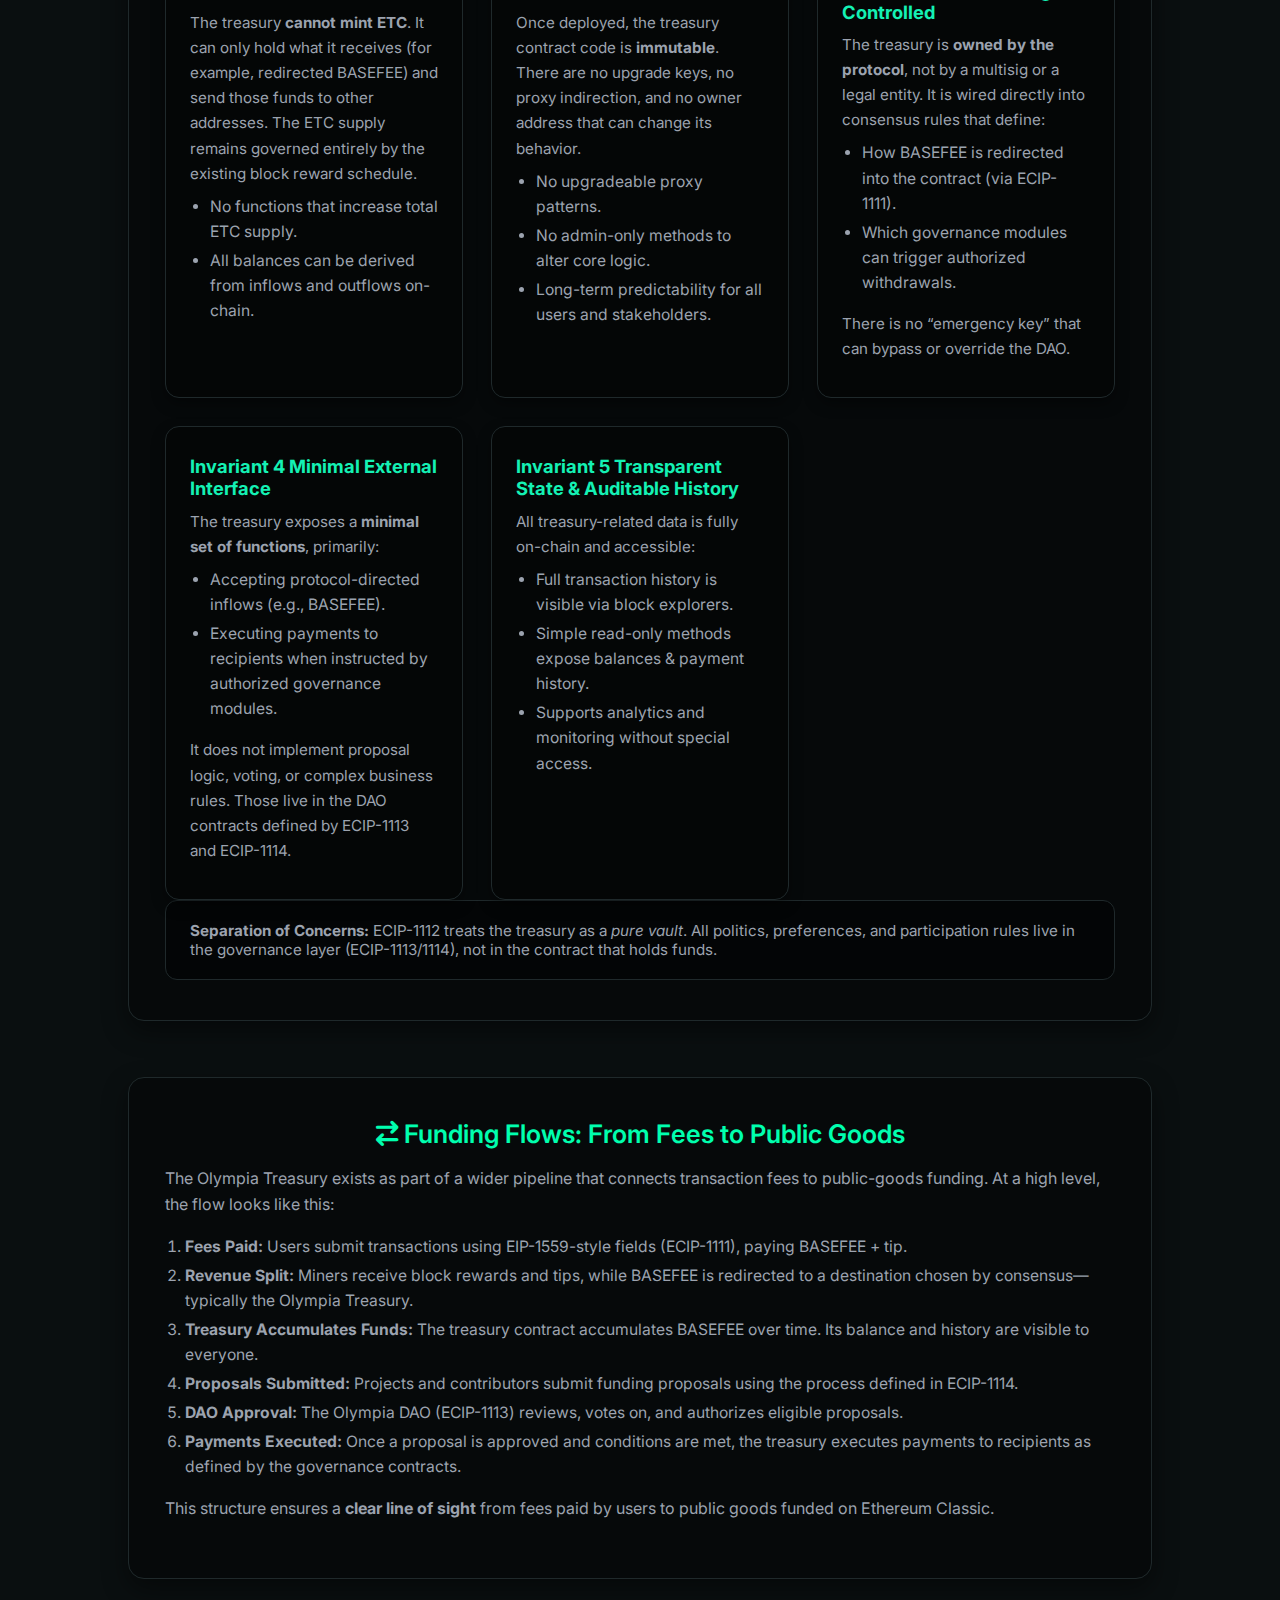
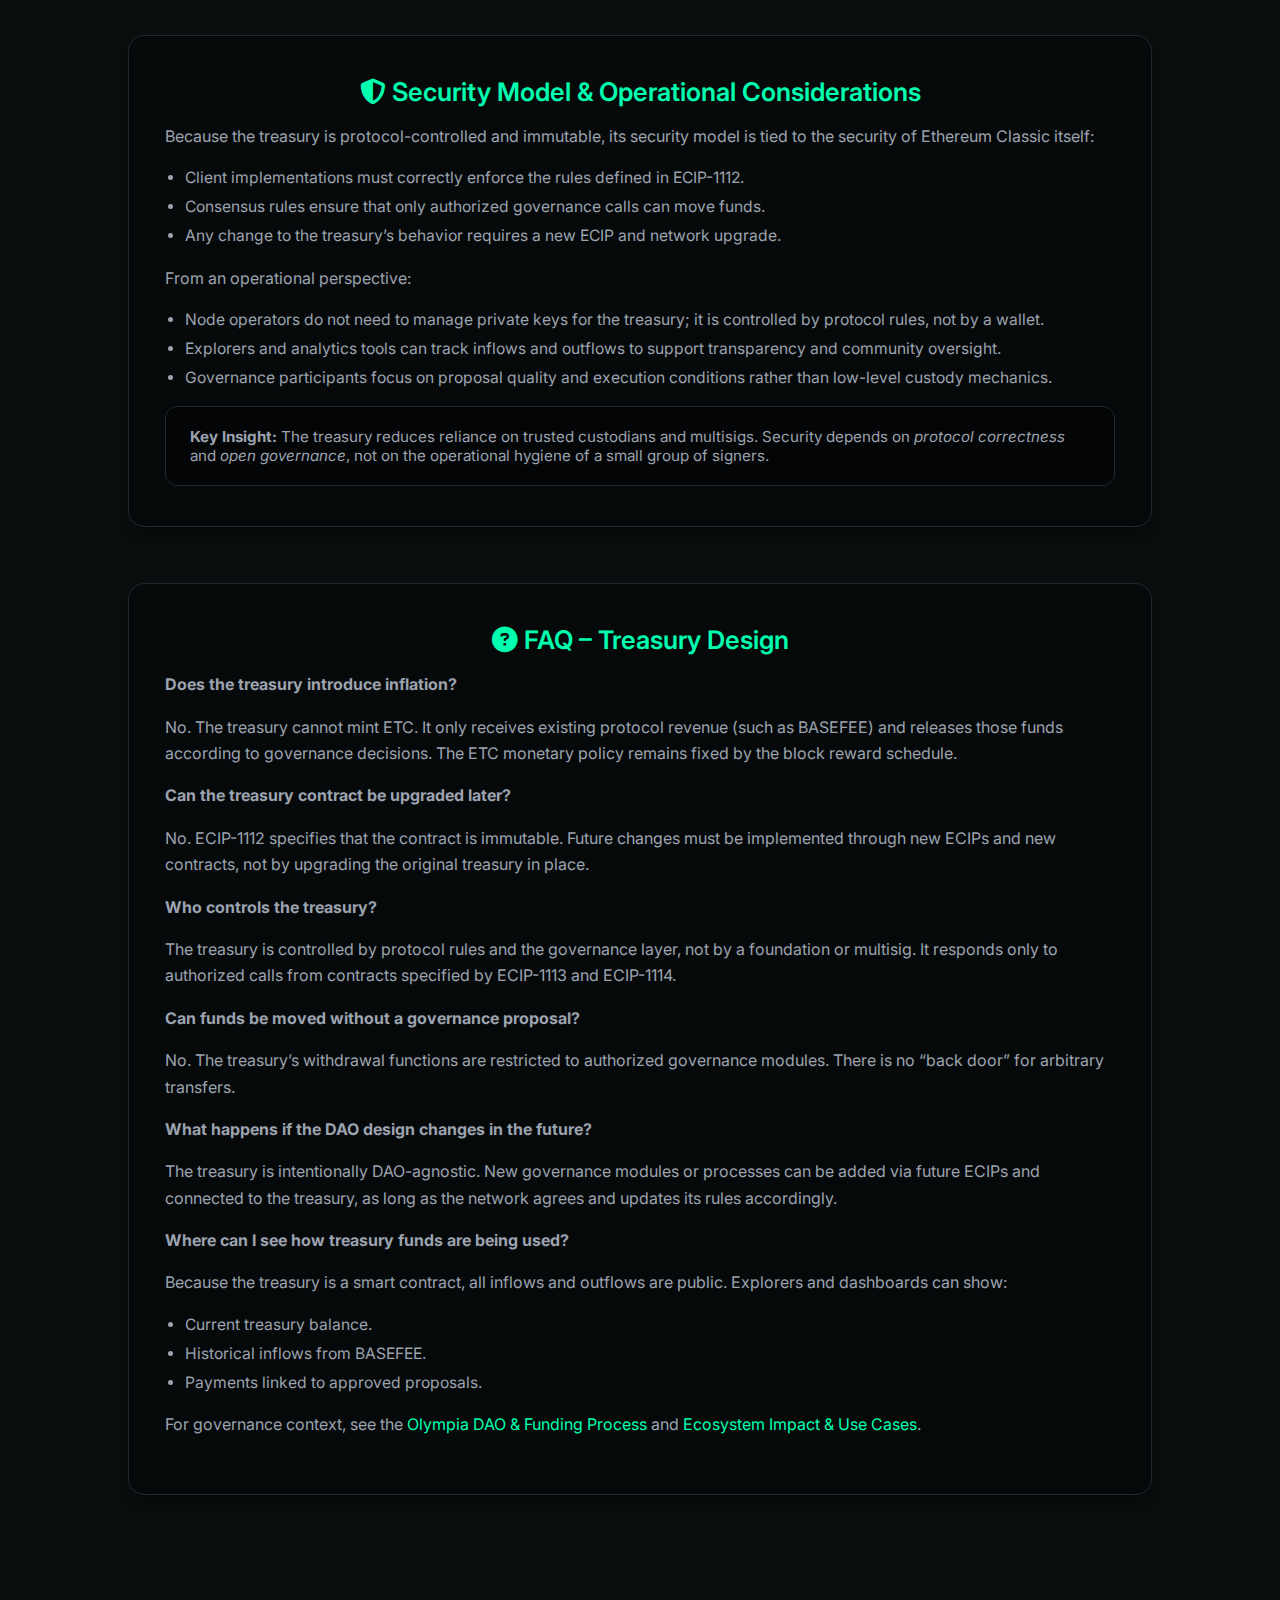
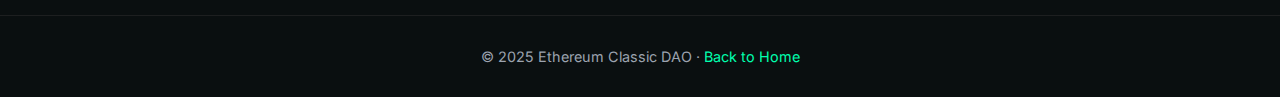
<file: treasury.html>
<!DOCTYPE html>
<html lang="en">
<head>
  <meta charset="UTF-8" />
  <meta name="viewport" content="width=device-width, initial-scale=1.0" />

  <meta name="description"
    content="Learn how the Olympia Treasury (ECIP-1112) creates an immutable, protocol-controlled vault for Ethereum Classic’s BASEFEE revenue, enabling non-inflationary, transparent public-goods funding." />
  <!-- OpenGraph (shared defaults) -->
  <meta property="og:type" content="website" />
  <meta property="og:image" content="https://etcdao.org/assets/images/og-default.png" />
  <!-- Twitter -->
  <meta name="twitter:card" content="summary_large_image" />
  <meta name="twitter:image" content="https://etcdao.org/assets/images/og-default.png" />
  <!-- Additional SEO -->
  <meta name="keywords"
    content="Ethereum Classic, Olympia Treasury, ECIP-1112, protocol treasury, BASEFEE, non-inflationary funding, Ethereum Classic DAO, public-goods funding" />
  <meta name="robots" content="index, follow" />
  <link rel="canonical" href="https://etcdao.org/treasury.html" />
  <meta property="og:title" content="Olympia Treasury – ECIP-1112" />
  <meta property="og:url" content="https://etcdao.org/treasury.html" />
  <title>Olympia Treasury – ECIP-1112</title>

  <!-- Favicon -->
  <link rel="icon" href="assets/images/logo.png" type="image/png" />

  <!-- Global Font: Inter -->
  <link href="https://fonts.googleapis.com/css2?family=Inter:wght@400;500;600;700&display=swap" rel="stylesheet" />

  <!-- Font Awesome -->
  <link rel="stylesheet"
        href="https://cdnjs.cloudflare.com/ajax/libs/font-awesome/6.5.0/css/all.min.css"
        crossorigin="anonymous" referrerpolicy="no-referrer" />

  <!-- Global Stylesheet -->
  <link rel="stylesheet" href="assets/css/styles.css" />
</head>
<body>
  <header>
    <img src="assets/images/logo.png" alt="ETC Logo" />
    <h1>Olympia Treasury – ECIP-1112</h1>
    <nav>
      <a href="index.html">Home</a>
      <a href="upgrade.html">Upgrade Overview</a>
      <a href="#role">Role of the Treasury</a>
      <a href="#design">Design &amp; Invariants</a>
      <a href="#flows">Funding Flows</a>
      <a href="#security">Security</a>
      <a href="#faq">FAQ</a>
    </nav>
  </header>

  <main>
    <section class="hero">
      <div class="badge">
        <i class="fa-solid fa-vault"></i>
        ECIP-1112 · Protocol-Controlled Treasury Contract
      </div>
      <h2>A Non-Inflationary, Immutable Vault for Protocol Revenue</h2>
      <p>
        ECIP-1112 defines the <strong>Olympia Treasury</strong>: a protocol-controlled, immutable smart
        contract that receives BASEFEE redirected by ECIP-1111 and disburses funds only through
        standardized governance calls defined in ECIP-1113 and ECIP-1114.
      </p>
      <p class="sub">
        The treasury does not mint new ETC, has no privileged upgrade keys, and is intentionally
        minimalist. Its purpose is to securely hold protocol revenue and execute payments
        authorized by the Olympia DAO.
      </p>
      <div class="btn-row">
        <a class="btn" href="#design">
          <i class="fa-solid fa-shield"></i>
          See Core Invariants
        </a>
        <a class="btn secondary" href="governance.html">
          <i class="fa-solid fa-users-gear"></i>
          View Governance Layer
        </a>
      </div>
    </section>

    <section id="role">
      <h3><i class="fa-solid fa-landmark"></i> Role of the Olympia Treasury</h3>
      <p>
        The Olympia Treasury is the <strong>on-chain vault</strong> at the center of the upgrade.
        It is the endpoint for redirected BASEFEE and the source of funds for approved public-goods
        proposals.
      </p>
      <p>
        In the Olympia architecture:
      </p>
      <ul>
        <li><strong>ECIP-1111</strong> handles BASEFEE accounting and redirection.</li>
        <li><strong>ECIP-1112</strong> defines the treasury vault that receives those funds.</li>
        <li><strong>ECIP-1113</strong> defines the DAO framework that can authorize withdrawals.</li>
        <li><strong>ECIP-1114</strong> defines the proposal and execution process.</li>
      </ul>
      <p>
        You can think of the treasury as:
      </p>
      <div class="pill-row">
        <span class="pill">Single source of truth for protocol funds</span>
        <span class="pill">Minimal, auditable state machine</span>
        <span class="pill">No governance baked into the vault</span>
        <span class="pill">Governed externally by Olympia DAO</span>
      </div>
      <p>
        By limiting the treasury’s responsibilities to <strong>holding and releasing funds</strong>,
        ECIP-1112 keeps the contract simple to reason about and easy to monitor, while letting
        governance logic evolve in separate, upgradeable modules.
      </p>
    </section>

    <section id="design">
      <h3><i class="fa-solid fa-cubes-stacked"></i> Design &amp; Core Invariants</h3>
      <p>
        ECIP-1112 is built around a small set of strict invariants. These invariants are what give
        the treasury its security properties and make it acceptable as a protocol-level funding
        mechanism.
      </p>

      <div class="cards">
        <div class="card">
          <h4><span>Invariant 1</span> No Minting, No Inflation</h4>
          <p>
            The treasury <strong>cannot mint ETC</strong>. It can only hold what it receives
            (for example, redirected BASEFEE) and send those funds to other addresses. The ETC
            supply remains governed entirely by the existing block reward schedule.
          </p>
          <ul>
            <li>No functions that increase total ETC supply.</li>
            <li>All balances can be derived from inflows and outflows on-chain.</li>
          </ul>
        </div>

        <div class="card">
          <h4><span>Invariant 2</span> Immutable Contract Code</h4>
          <p>
            Once deployed, the treasury contract code is <strong>immutable</strong>. There are no
            upgrade keys, no proxy indirection, and no owner address that can change its behavior.
          </p>
          <ul>
            <li>No upgradeable proxy patterns.</li>
            <li>No admin-only methods to alter core logic.</li>
            <li>Long-term predictability for all users and stakeholders.</li>
          </ul>
        </div>

        <div class="card">
          <h4><span>Invariant 3</span> Protocol-Controlled, Not Multisig-Controlled</h4>
          <p>
            The treasury is <strong>owned by the protocol</strong>, not by a multisig or a legal
            entity. It is wired directly into consensus rules that define:
          </p>
          <ul>
            <li>How BASEFEE is redirected into the contract (via ECIP-1111).</li>
            <li>Which governance modules can trigger authorized withdrawals.</li>
          </ul>
          <p>
            There is no “emergency key” that can bypass or override the DAO.
          </p>
        </div>

        <div class="card">
          <h4><span>Invariant 4</span> Minimal External Interface</h4>
          <p>
            The treasury exposes a <strong>minimal set of functions</strong>, primarily:
          </p>
          <ul>
            <li>Accepting protocol-directed inflows (e.g., BASEFEE).</li>
            <li>Executing payments to recipients when instructed by authorized governance modules.</li>
          </ul>
          <p>
            It does not implement proposal logic, voting, or complex business rules. Those live
            in the DAO contracts defined by ECIP-1113 and ECIP-1114.
          </p>
        </div>

        <div class="card">
          <h4><span>Invariant 5</span> Transparent State &amp; Auditable History</h4>
          <p>
            All treasury-related data is fully on-chain and accessible:
          </p>
          <ul>
            <li>Full transaction history is visible via block explorers.</li>
            <li>Simple read-only methods expose balances &amp; payment history.</li>
            <li>Supports analytics and monitoring without special access.</li>
          </ul>
        </div>
      </div>

      <div class="callout">
        <strong>Separation of Concerns:</strong>
        ECIP-1112 treats the treasury as a <em>pure vault</em>. All politics, preferences, and
        participation rules live in the governance layer (ECIP-1113/1114), not in the contract
        that holds funds.
      </div>
    </section>

    <section id="flows">
      <h3><i class="fa-solid fa-arrow-right-arrow-left"></i> Funding Flows: From Fees to Public Goods</h3>
      <p>
        The Olympia Treasury exists as part of a wider pipeline that connects transaction fees
        to public-goods funding. At a high level, the flow looks like this:
      </p>
      <ol>
        <li>
          <strong>Fees Paid:</strong> Users submit transactions using EIP-1559-style fields (ECIP-1111),
          paying BASEFEE + tip.
        </li>
        <li>
          <strong>Revenue Split:</strong> Miners receive block rewards and tips, while BASEFEE is redirected
          to a destination chosen by consensus—typically the Olympia Treasury.
        </li>
        <li>
          <strong>Treasury Accumulates Funds:</strong> The treasury contract accumulates BASEFEE over time.
          Its balance and history are visible to everyone.
        </li>
        <li>
          <strong>Proposals Submitted:</strong> Projects and contributors submit funding proposals using the
          process defined in ECIP-1114.
        </li>
        <li>
          <strong>DAO Approval:</strong> The Olympia DAO (ECIP-1113) reviews, votes on, and authorizes
          eligible proposals.
        </li>
        <li>
          <strong>Payments Executed:</strong> Once a proposal is approved and conditions are met, the treasury
          executes payments to recipients as defined by the governance contracts.
        </li>
      </ol>
      <p>
        This structure ensures a <strong>clear line of sight</strong> from fees paid by users to
        public goods funded on Ethereum Classic.
      </p>
    </section>

    <section id="security">
      <h3><i class="fa-solid fa-shield-halved"></i> Security Model &amp; Operational Considerations</h3>
      <p>
        Because the treasury is protocol-controlled and immutable, its security model is tied to
        the security of Ethereum Classic itself:
      </p>
      <ul>
        <li>Client implementations must correctly enforce the rules defined in ECIP-1112.</li>
        <li>Consensus rules ensure that only authorized governance calls can move funds.</li>
        <li>Any change to the treasury’s behavior requires a new ECIP and network upgrade.</li>
      </ul>
      <p>
        From an operational perspective:
      </p>
      <ul>
        <li>
          Node operators do not need to manage private keys for the treasury; it is controlled by
          protocol rules, not by a wallet.
        </li>
        <li>
          Explorers and analytics tools can track inflows and outflows to support transparency
          and community oversight.
        </li>
        <li>
          Governance participants focus on proposal quality and execution conditions rather than
          low-level custody mechanics.
        </li>
      </ul>
      <div class="callout">
        <strong>Key Insight:</strong>
        The treasury reduces reliance on trusted custodians and multisigs. Security depends on
        <em>protocol correctness</em> and <em>open governance</em>, not on the operational hygiene
        of a small group of signers.
      </div>
    </section>

    <section id="faq">
      <h3><i class="fa-solid fa-circle-question"></i> FAQ – Treasury Design</h3>

      <p><strong>Does the treasury introduce inflation?</strong></p>
      <p>
        No. The treasury cannot mint ETC. It only receives existing protocol revenue (such as BASEFEE)
        and releases those funds according to governance decisions. The ETC monetary policy remains
        fixed by the block reward schedule.
      </p>

      <p><strong>Can the treasury contract be upgraded later?</strong></p>
      <p>
        No. ECIP-1112 specifies that the contract is immutable. Future changes must be implemented
        through new ECIPs and new contracts, not by upgrading the original treasury in place.
      </p>

      <p><strong>Who controls the treasury?</strong></p>
      <p>
        The treasury is controlled by protocol rules and the governance layer, not by a foundation
        or multisig. It responds only to authorized calls from contracts specified by ECIP-1113
        and ECIP-1114.
      </p>

      <p><strong>Can funds be moved without a governance proposal?</strong></p>
      <p>
        No. The treasury’s withdrawal functions are restricted to authorized governance modules.
        There is no “back door” for arbitrary transfers.
      </p>

      <p><strong>What happens if the DAO design changes in the future?</strong></p>
      <p>
        The treasury is intentionally DAO-agnostic. New governance modules or processes can be
        added via future ECIPs and connected to the treasury, as long as the network agrees and
        updates its rules accordingly.
      </p>

      <p><strong>Where can I see how treasury funds are being used?</strong></p>
      <p>
        Because the treasury is a smart contract, all inflows and outflows are public. Explorers
        and dashboards can show:
      </p>
      <ul>
        <li>Current treasury balance.</li>
        <li>Historical inflows from BASEFEE.</li>
        <li>Payments linked to approved proposals.</li>
      </ul>
      <p>
        For governance context, see the <a href="governance.html">Olympia DAO &amp; Funding Process</a>
        and <a href="impact.html">Ecosystem Impact &amp; Use Cases</a>.
      </p>
    </section>
  </main>

  <footer>
    <p>© 2025 Ethereum Classic DAO · <a href="index.html">Back to Home</a></p>
  </footer>
</body>
</html>
</file>
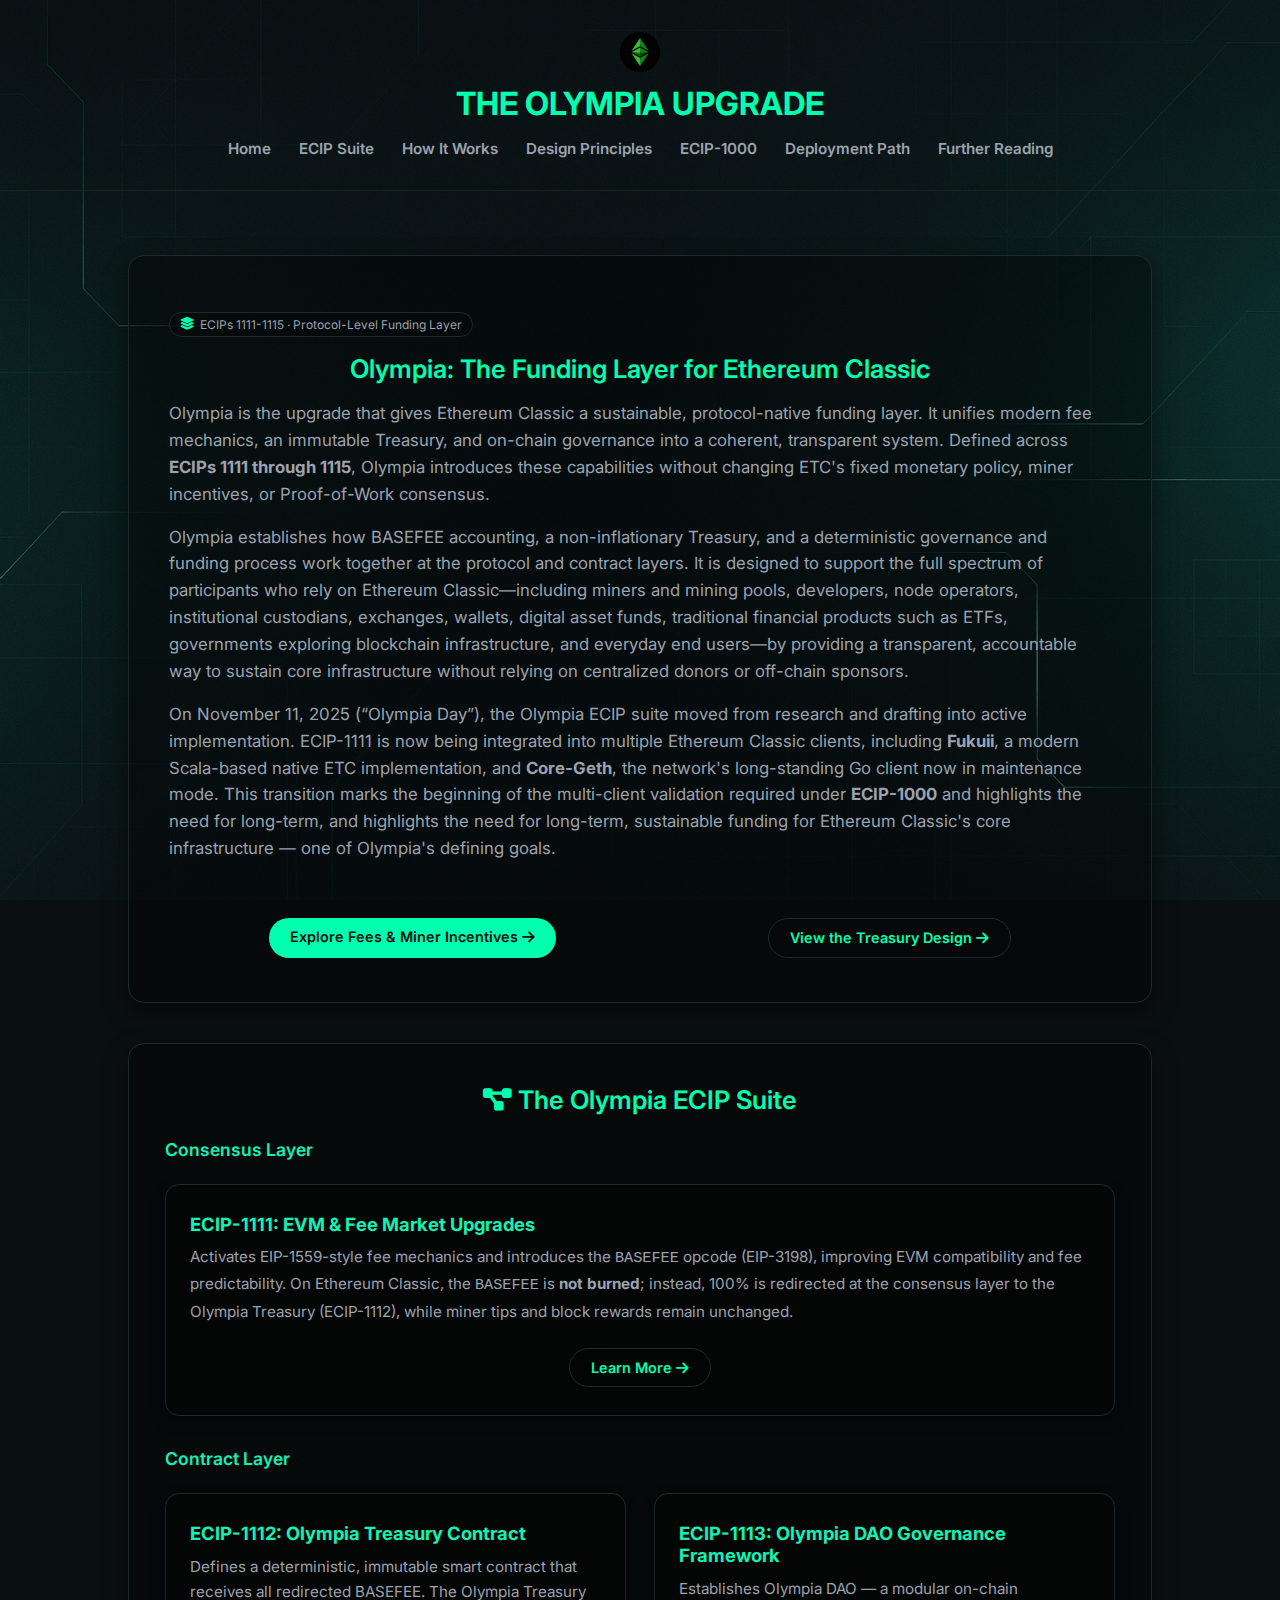
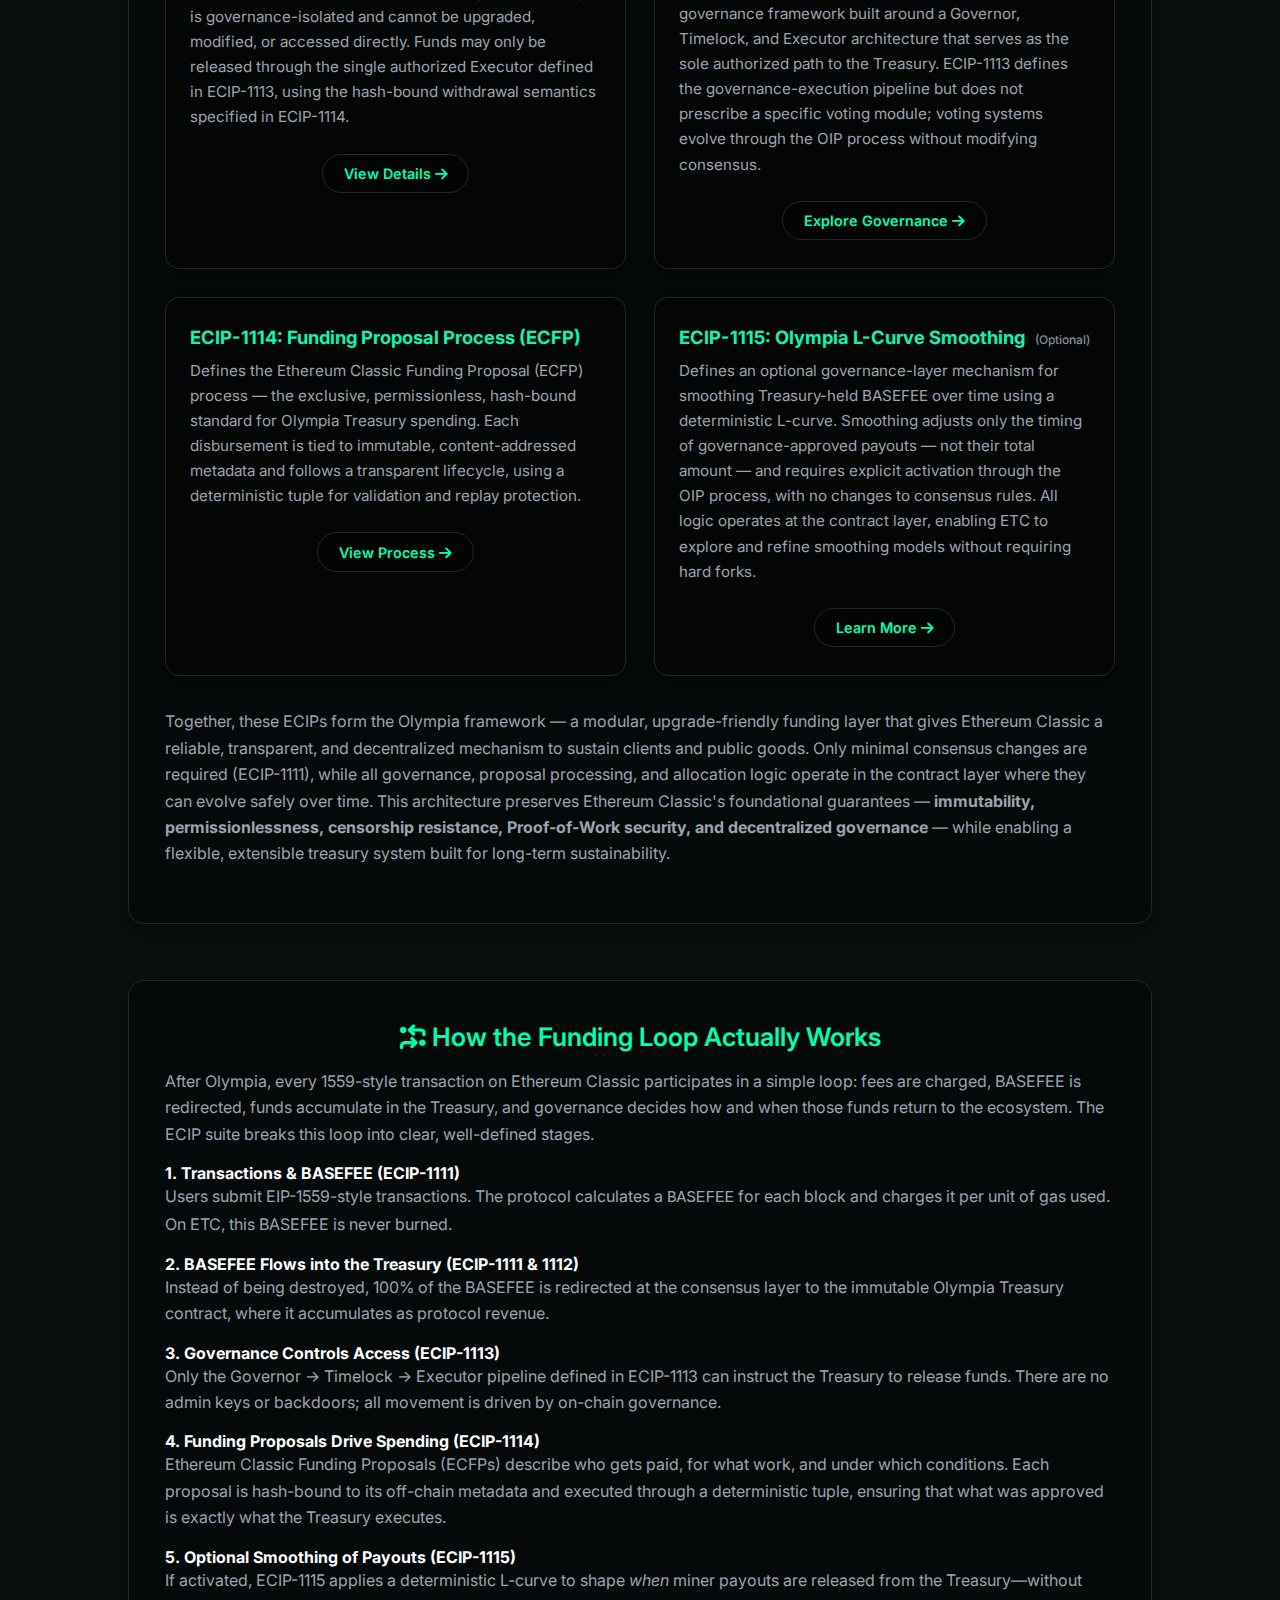
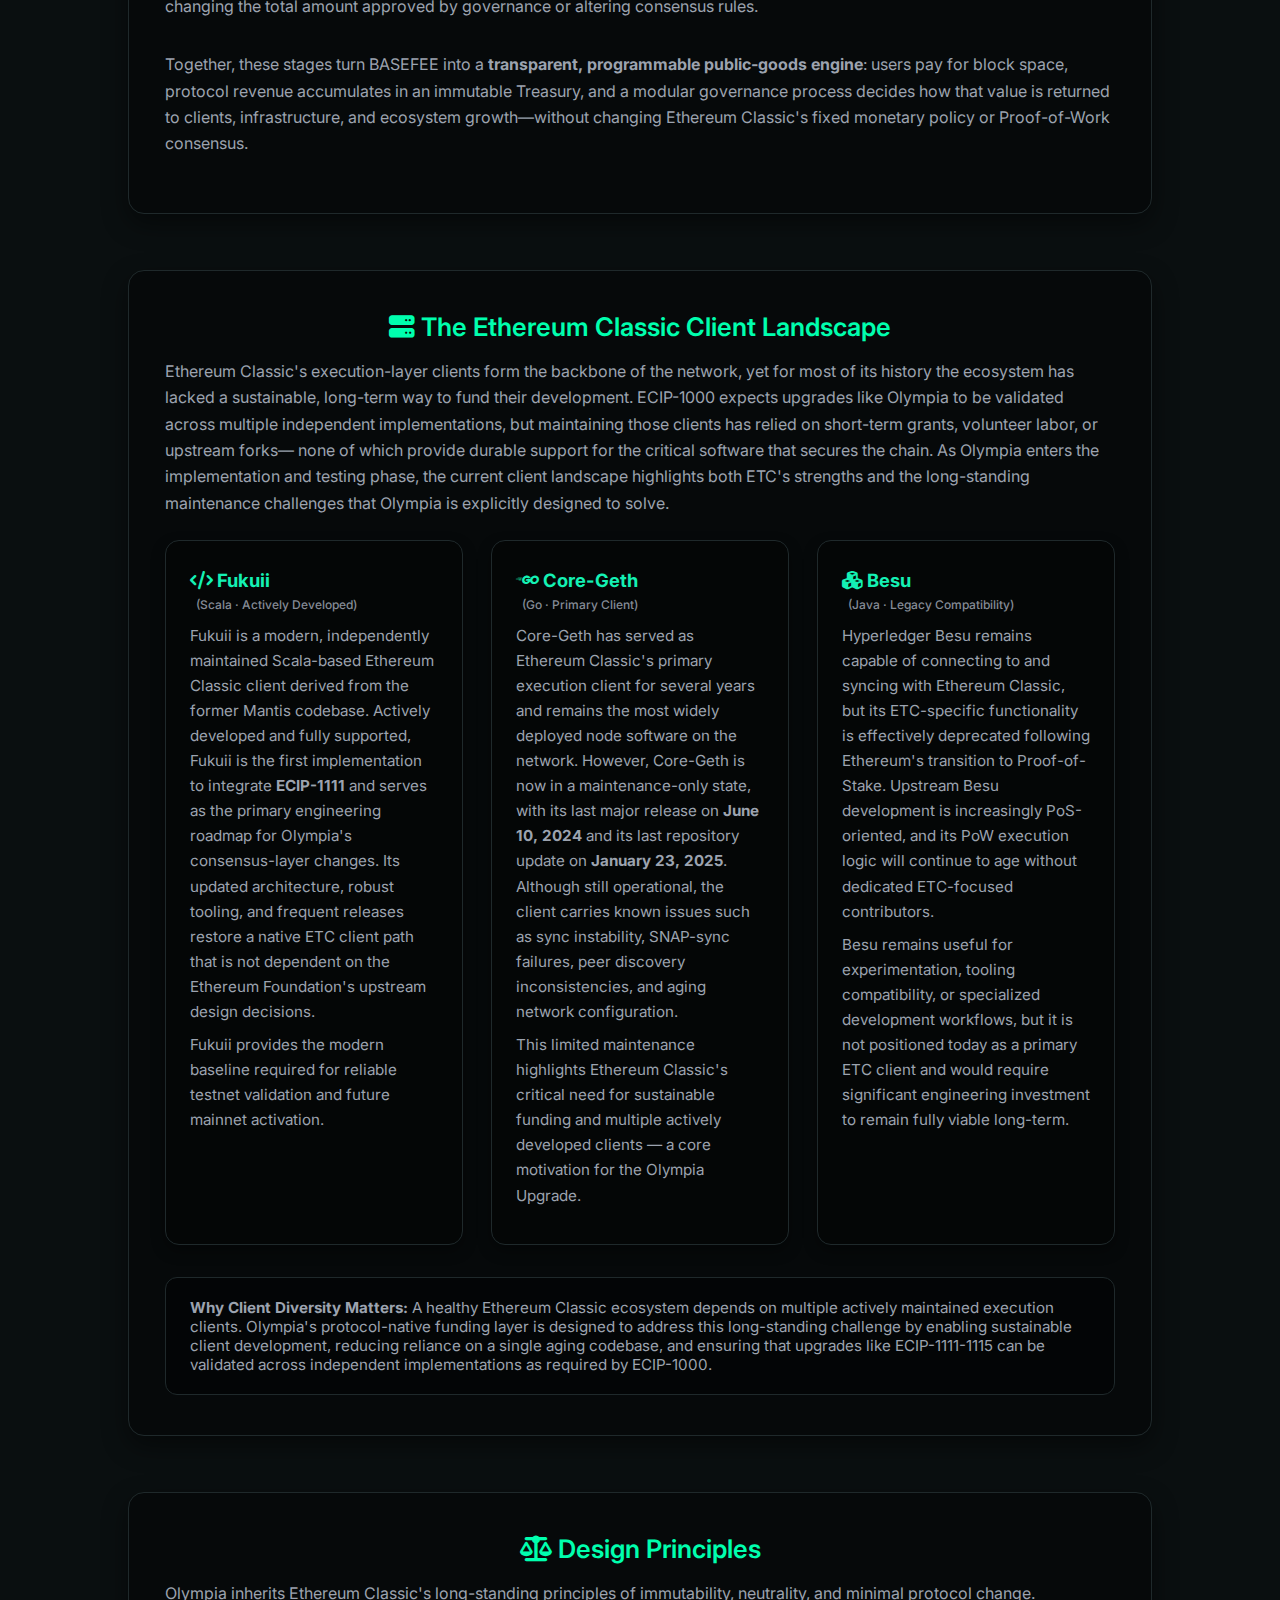
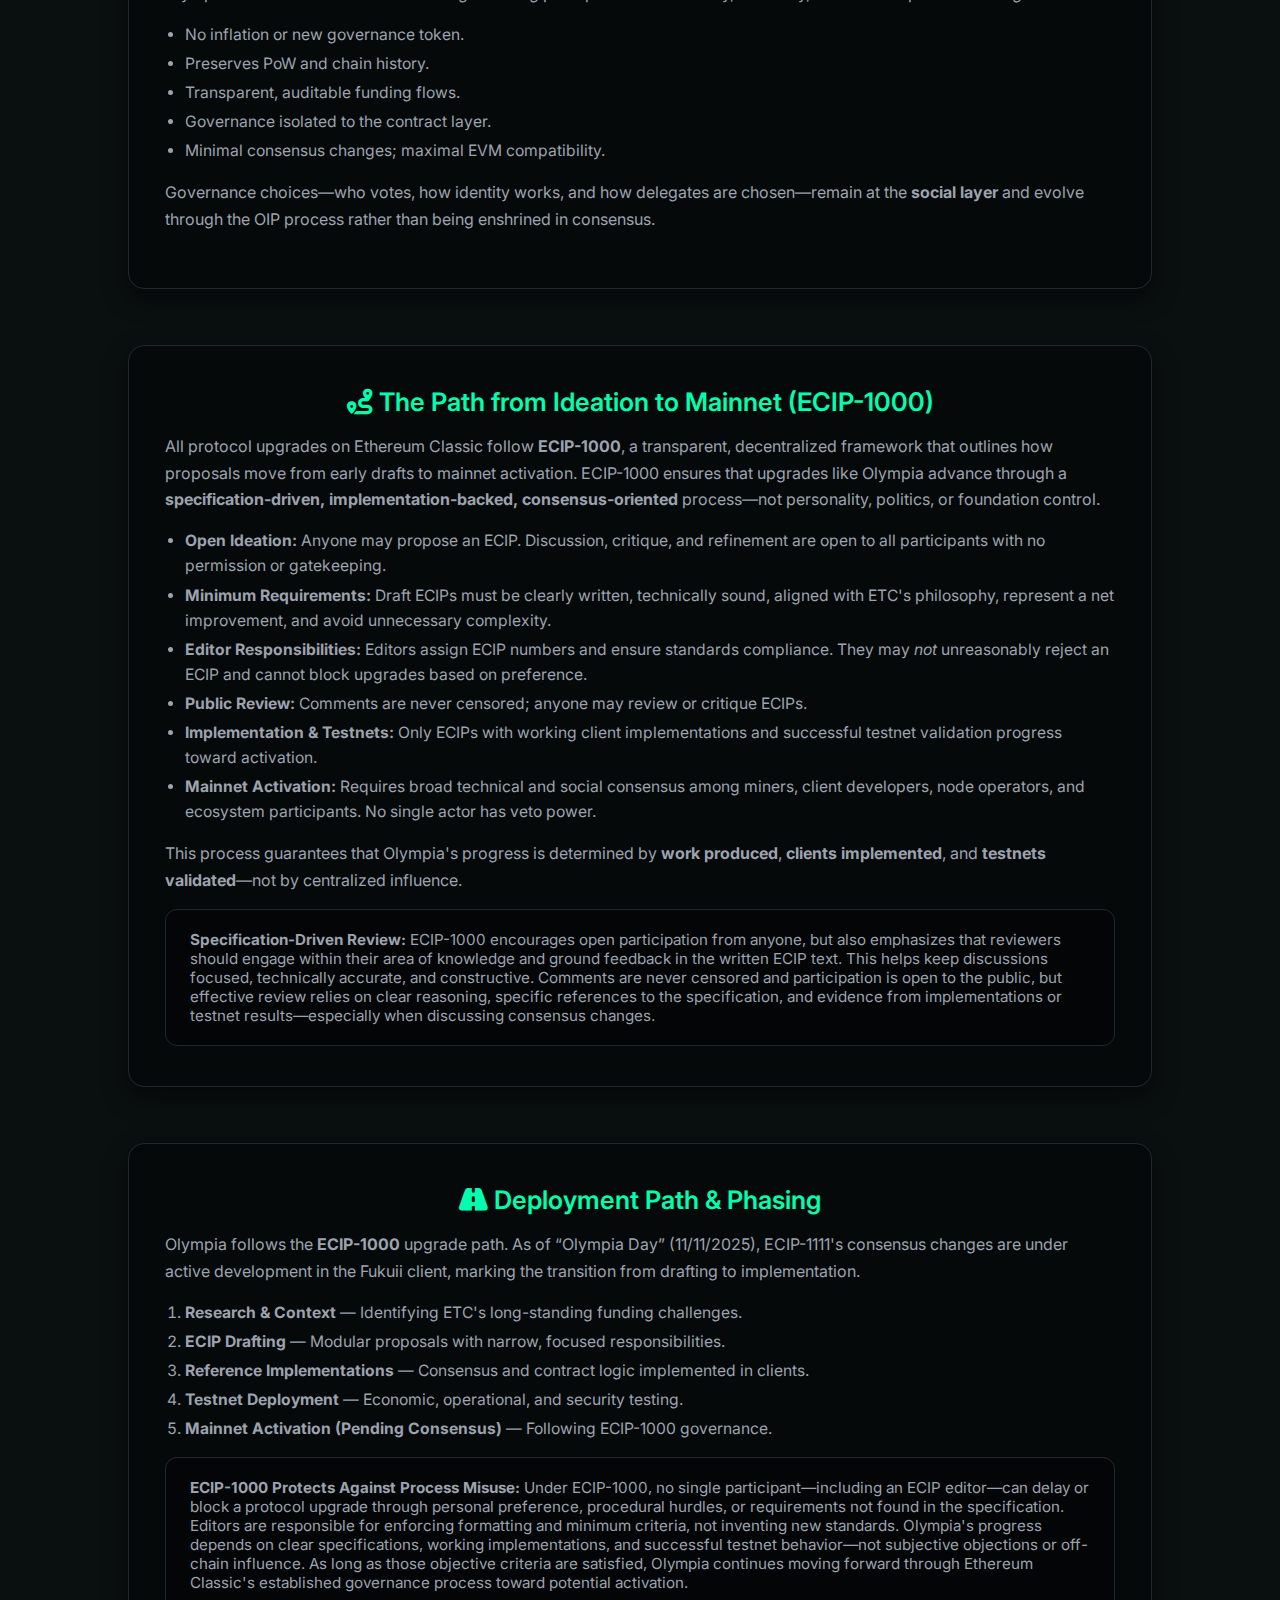
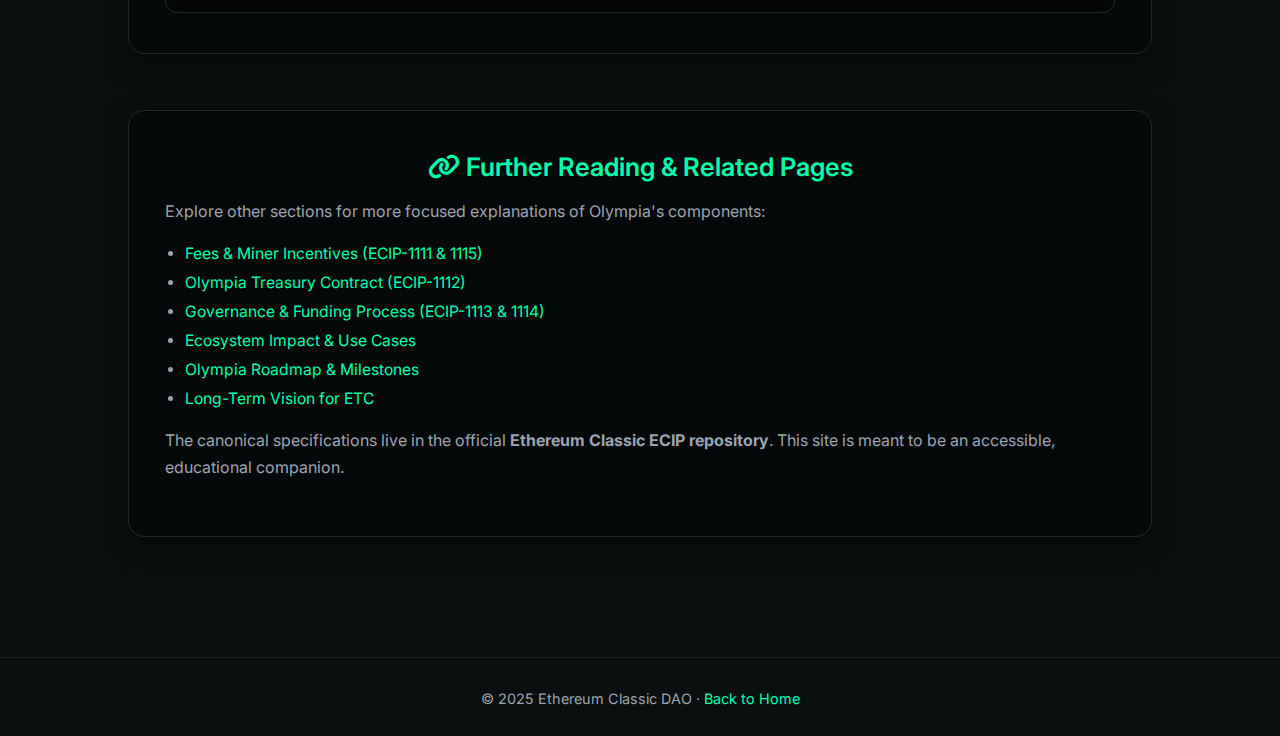
<file: upgrade.html>
<!DOCTYPE html>
<html lang="en">

<head>
  <!-- Charset & viewport -->
  <meta charset="UTF-8" />
  <meta name="viewport" content="width=device-width, initial-scale=1.0" />

  <!-- Primary SEO description -->
  <meta name="description"
    content="The Olympia Upgrade for Ethereum Classic (ECIPs 1111-1115) adds EIP-1559-style BASEFEE accounting, a non-inflationary protocol treasury, and modular DAO governance for transparent, on-chain public-goods funding." />

  <!-- OpenGraph -->
  <meta property="og:type" content="website" />
  <meta property="og:image" content="https://etcdao.org/assets/images/og-default.png" />
  <meta property="og:title" content="The Olympia Upgrade - ECIPs 1111-1115" />
  <meta property="og:url" content="https://etcdao.org/upgrade.html" />

  <!-- Twitter -->
  <meta name="twitter:card" content="summary_large_image" />
  <meta name="twitter:image" content="https://etcdao.org/assets/images/og-default.png" />

  <!-- Additional SEO -->
  <meta name="keywords"
    content="Ethereum Classic, Olympia Upgrade, ECIP-1111, ECIP-1112, ECIP-1113, ECIP-1114, ECIP-1115, Olympia Treasury, Ethereum Classic DAO, Fee Market, BASEFEE, EIP-1559, protocol treasury, DAO governance" />
  <meta name="robots" content="index, follow" />
  <link rel="canonical" href="https://etcdao.org/upgrade.html" />

  <title>The Olympia Upgrade - Ethereum Classic</title>

  <!-- Favicon / Logo -->
  <link rel="icon" href="assets/images/logo.png" type="image/png" />

  <!-- Global Font: Inter (matches styles.css) -->
  <link href="https://fonts.googleapis.com/css2?family=Inter:wght@400;500;600;700&display=swap" rel="stylesheet" />

  <!-- Font Awesome Icons -->
  <link rel="stylesheet" href="https://cdnjs.cloudflare.com/ajax/libs/font-awesome/6.5.0/css/all.min.css"
    crossorigin="anonymous" referrerpolicy="no-referrer" />

  <!-- Global Stylesheet -->
  <link rel="stylesheet" href="assets/css/styles.css" />
</head>

<body>
  <header>
    <img src="assets/images/logo.png" alt="ETC Logo">
    <h1>THE OLYMPIA UPGRADE</h1>
    <nav>
      <a href="index.html">Home</a>
      <a href="#suite">ECIP Suite</a>
      <a href="#flow">How It Works</a>
      <a href="#principles">Design Principles</a>
      <a href="#ecip-process">ECIP-1000</a>
      <a href="#deployment">Deployment Path</a>
      <a href="#links">Further Reading</a>
    </nav>
  </header>

  <main>
    <section class="hero">
      <div class="badge">
        <i class="fa-solid fa-layer-group"></i>
        ECIPs 1111-1115 · Protocol-Level Funding Layer
      </div>

      <h3>Olympia: The Funding Layer for Ethereum Classic</h3>

      <p>
        Olympia is the upgrade that gives Ethereum Classic a sustainable, protocol-native funding layer.
        It unifies modern fee mechanics, an immutable Treasury, and on-chain governance into a coherent,
        transparent system. Defined across <strong>ECIPs 1111 through 1115</strong>, Olympia introduces
        these capabilities without changing ETC's fixed monetary policy, miner incentives, or Proof-of-Work
        consensus.
      </p>
      
      <p>
        Olympia establishes how BASEFEE accounting, a non-inflationary Treasury, and a deterministic governance
        and funding process work together at the protocol and contract layers. It is designed to support the full
        spectrum of participants who rely on Ethereum Classic—including miners and mining pools, developers,
        node operators, institutional custodians, exchanges, wallets, digital asset funds, traditional financial
        products such as ETFs, governments exploring blockchain infrastructure, and everyday end users—by providing
        a transparent, accountable way to sustain core infrastructure without relying on centralized donors or
        off-chain sponsors.
      </p>
      
      <p>
        On November 11, 2025 (“Olympia Day”), the Olympia ECIP suite moved from research and drafting into active
        implementation. ECIP-1111 is now being integrated into multiple Ethereum Classic clients, including
        <strong>Fukuii</strong>, a modern Scala-based native ETC implementation, and <strong>Core-Geth</strong>,
        the network's long-standing Go client now in maintenance mode. This transition marks the beginning of the
        multi-client validation required under <strong>ECIP-1000</strong> and highlights the need for long-term,
        and highlights the need for long-term, sustainable funding for Ethereum Classic's core infrastructure — one of Olympia's defining goals.

      </p>
      
      <div class="btn-row">
        <a class="btn" href="fees.html">
          Explore Fees &amp; Miner Incentives <i class="fa-solid fa-arrow-right"></i>
        </a>
        <a class="btn secondary" href="treasury.html">
          View the Treasury Design <i class="fa-solid fa-arrow-right"></i>
        </a>
      </div>
      </section>

<!-- SUITE -->
<section id="suite">
  <h3><i class="fa-solid fa-diagram-project"></i> The Olympia ECIP Suite</h3>

  <!-- Consensus Layer -->
  <h4 class="subheader">Consensus Layer</h4>
  <div class="cards">
    <div class="card">
      <h4><span>ECIP-1111:</span> EVM &amp; Fee Market Upgrades</h4>
      <p>
        Activates EIP-1559-style fee mechanics and introduces the <code>BASEFEE</code> opcode (EIP-3198),
        improving EVM compatibility and fee predictability. On Ethereum Classic, the <code>BASEFEE</code>
        is <strong>not burned</strong>; instead, 100% is redirected at the consensus layer to the Olympia
        Treasury (ECIP-1112), while miner tips and block rewards remain unchanged.
      </p>
      <a class="btn secondary" href="fees.html">
        Learn More <i class="fa-solid fa-arrow-right"></i>
      </a>
    </div>
  </div>

  <!-- Contract Layer -->
  <h4 class="subheader section-spacer">Contract Layer</h4>
  <div class="cards cards-2col">
    <div class="card">
      <h4><span>ECIP-1112:</span> Olympia Treasury Contract</h4>
      <p>
        Defines a deterministic, immutable smart contract that receives all redirected BASEFEE. The
        Olympia Treasury is governance-isolated and cannot be upgraded, modified, or accessed directly.
        Funds may only be released through the single authorized Executor defined in ECIP-1113, using the
        hash-bound withdrawal semantics specified in ECIP-1114.
      </p>
      <a class="btn secondary" href="treasury.html">
        View Details <i class="fa-solid fa-arrow-right"></i>
      </a>
    </div>

    <div class="card">
      <h4><span>ECIP-1113:</span> Olympia DAO Governance Framework</h4>
      <p>
        Establishes Olympia DAO — a modular on-chain governance framework built around a Governor,
        Timelock, and Executor architecture that serves as the sole authorized path to the Treasury.
        ECIP-1113 defines the governance-execution pipeline but does not prescribe a specific voting
        module; voting systems evolve through the OIP process without modifying consensus.
      </p>
      <a class="btn secondary" href="governance.html">
        Explore Governance <i class="fa-solid fa-arrow-right"></i>
      </a>
    </div>

    <div class="card">
      <h4><span>ECIP-1114:</span> Funding Proposal Process (ECFP)</h4>
      <p>
        Defines the Ethereum Classic Funding Proposal (ECFP) process — the exclusive, permissionless,
        hash-bound standard for Olympia Treasury spending. Each disbursement is tied to immutable,
        content-addressed metadata and follows a transparent lifecycle, using a deterministic tuple for
        validation and replay protection.
      </p>
      <a class="btn secondary" href="governance.html#proposals">
        View Process <i class="fa-solid fa-arrow-right"></i>
      </a>
    </div>

    <div class="card">
      <h4>
        <span>ECIP-1115:</span> Olympia L-Curve Smoothing
        <small class="subtext">(Optional)</small>
      </h4>
      <p>
        Defines an optional governance-layer mechanism for smoothing Treasury-held BASEFEE over time using a
        deterministic L-curve. Smoothing adjusts only the timing of governance-approved payouts — not their total
        amount — and requires explicit activation through the OIP process, with no changes to consensus rules. All
        logic operates at the contract layer, enabling ETC to explore and refine smoothing models without requiring
        hard forks.
      </p>
      <a class="btn secondary" href="fees.html#smoothing">
        Learn More <i class="fa-solid fa-arrow-right"></i>
      </a>
    </div>
  </div>

  <p class="section-spacer">
    Together, these ECIPs form the Olympia framework — a modular, upgrade-friendly funding layer that gives
    Ethereum Classic a reliable, transparent, and decentralized mechanism to sustain clients and public goods.
    Only minimal consensus changes are required (ECIP-1111), while all governance, proposal processing, and
    allocation logic operate in the contract layer where they can evolve safely over time. This architecture
    preserves Ethereum Classic's foundational guarantees — <strong>immutability, permissionlessness, censorship
    resistance, Proof-of-Work security, and decentralized governance</strong> — while enabling a flexible,
    extensible treasury system built for long-term sustainability.
  </p>
</section>

<!-- FLOW -->
<section id="flow">
  <h3><i class="fa-solid fa-arrows-turn-to-dots"></i> How the Funding Loop Actually Works</h3>
  <p>
    After Olympia, every 1559-style transaction on Ethereum Classic participates in a simple loop:
    fees are charged, BASEFEE is redirected, funds accumulate in the Treasury, and governance decides
    how and when those funds return to the ecosystem. The ECIP suite breaks this loop into clear,
    well-defined stages.
  </p>

  <div class="flow-steps">
    <div class="flow-step">
      <h4>1. Transactions &amp; BASEFEE <span class="subtext">(ECIP-1111)</span></h4>
      <p>
        Users submit EIP-1559-style transactions. The protocol calculates a <code>BASEFEE</code> for each block
        and charges it per unit of gas used. On ETC, this BASEFEE is never burned.
      </p>
    </div>

    <div class="flow-step">
      <h4>2. BASEFEE Flows into the Treasury <span class="subtext">(ECIP-1111 &amp; 1112)</span></h4>
      <p>
        Instead of being destroyed, 100% of the BASEFEE is redirected at the consensus layer to the immutable
        Olympia Treasury contract, where it accumulates as protocol revenue.
      </p>
    </div>

    <div class="flow-step">
      <h4>3. Governance Controls Access <span class="subtext">(ECIP-1113)</span></h4>
      <p>
        Only the Governor → Timelock → Executor pipeline defined in ECIP-1113 can instruct the Treasury to
        release funds. There are no admin keys or backdoors; all movement is driven by on-chain governance.
      </p>
    </div>

    <div class="flow-step">
      <h4>4. Funding Proposals Drive Spending <span class="subtext">(ECIP-1114)</span></h4>
      <p>
        Ethereum Classic Funding Proposals (ECFPs) describe who gets paid, for what work, and under which
        conditions. Each proposal is hash-bound to its off-chain metadata and executed through a deterministic
        tuple, ensuring that what was approved is exactly what the Treasury executes.
      </p>
    </div>

    <div class="flow-step">
      <h4>5. Optional Smoothing of Payouts <span class="subtext">(ECIP-1115)</span></h4>
      <p>
        If activated, ECIP-1115 applies a deterministic L-curve to shape <em>when</em> miner payouts are
        released from the Treasury—without changing the total amount approved by governance or altering
        consensus rules.
      </p>
    </div>
  </div>

  <p class="section-spacer">
    Together, these stages turn BASEFEE into a <strong>transparent, programmable public-goods engine</strong>:
    users pay for block space, protocol revenue accumulates in an immutable Treasury, and a modular governance
    process decides how that value is returned to clients, infrastructure, and ecosystem growth—without
    changing Ethereum Classic's fixed monetary policy or Proof-of-Work consensus.
  </p>
</section>

      <!-- Clients -->
      <section id="clients">
        <h3><i class="fa-solid fa-server"></i> The Ethereum Classic Client Landscape</h3>
        <p>
          Ethereum Classic's execution-layer clients form the backbone of the network, yet for most of its
          history the ecosystem has lacked a sustainable, long-term way to fund their development. ECIP-1000
          expects upgrades like Olympia to be validated across multiple independent implementations, but
          maintaining those clients has relied on short-term grants, volunteer labor, or upstream forks—
          none of which provide durable support for the critical software that secures the chain. As Olympia
          enters the implementation and testing phase, the current client landscape highlights both ETC's
          strengths and the long-standing maintenance challenges that Olympia is explicitly designed to solve.
        </p>

        <div class="cards">

          <!-- Fukuii -->
          <div class="card">
            <h4>
              <i class="fa-solid fa-code"></i>
              Fukuii <br /><small class="subtext">(Scala · Actively Developed)</small>
            </h4>
            <p>
              Fukuii is a modern, independently maintained Scala-based Ethereum Classic client derived from the
              former Mantis codebase. Actively developed and fully supported, Fukuii is the first implementation to
              integrate <strong>ECIP-1111</strong> and serves as the primary engineering roadmap for Olympia's
              consensus-layer changes. Its updated architecture, robust tooling, and frequent releases restore a
              native ETC client path that is not dependent on the Ethereum Foundation's upstream design decisions.
            </p>
            <p>
              Fukuii provides the modern baseline required for reliable testnet validation and future mainnet
              activation.
            </p>
          </div>

          <!-- Core-Geth -->
          <div class="card">
            <h4>
              <i class="fa-brands fa-golang"></i>
              Core-Geth <br /><small class="subtext">(Go · Primary Client)</small>
            </h4>
            <p>
              Core-Geth has served as Ethereum Classic's primary execution client for several years and remains the
              most widely deployed node software on the network. However, Core-Geth is now in a maintenance-only
              state, with its last major release on <strong>June 10, 2024</strong> and its last repository update on
              <strong>January 23, 2025</strong>. Although still operational, the client carries known issues such as
              sync instability, SNAP-sync failures, peer discovery inconsistencies, and aging network configuration.
            </p>
            <p>
              This limited maintenance highlights Ethereum Classic's critical need for sustainable funding and
              multiple actively developed clients — a core motivation for the Olympia Upgrade.
            </p>
          </div>

          <!-- Besu -->
          <div class="card">
            <h4>
              <i class="fa-solid fa-cubes"></i>
              Besu <br /><small class="subtext">(Java · Legacy Compatibility)</small>
            </h4>
            <p>
              Hyperledger Besu remains capable of connecting to and syncing with Ethereum Classic, but its ETC-specific
              functionality is effectively deprecated following Ethereum's transition to Proof-of-Stake. Upstream Besu
              development is increasingly PoS-oriented, and its PoW execution logic will continue to age without
              dedicated ETC-focused contributors.
            </p>
            <p>
              Besu remains useful for experimentation, tooling compatibility, or specialized development workflows, but
              it is not positioned today as a primary ETC client and would require significant engineering investment
              to remain fully viable long-term.
            </p>
          </div>

        </div>

        <div class="callout section-spacer">
          <strong>Why Client Diversity Matters:</strong>
          A healthy Ethereum Classic ecosystem depends on multiple actively maintained execution clients.
          Olympia's protocol-native funding layer is designed to address this long-standing challenge by enabling
          sustainable client development, reducing reliance on a single aging codebase, and ensuring that upgrades
          like ECIP-1111-1115 can be validated across independent implementations as required by ECIP-1000.
        </div>
      </section>

      <!-- DESIGN PRINCIPLES -->
      <section id="principles">
        <h3><i class="fa-solid fa-scale-balanced"></i> Design Principles</h3>
        <p>
          Olympia inherits Ethereum Classic's long-standing principles of immutability, neutrality, and minimal
          protocol change.
        </p>

        <ul>
          <li>No inflation or new governance token.</li>
          <li>Preserves PoW and chain history.</li>
          <li>Transparent, auditable funding flows.</li>
          <li>Governance isolated to the contract layer.</li>
          <li>Minimal consensus changes; maximal EVM compatibility.</li>
        </ul>

        <p>
          Governance choices—who votes, how identity works, and how delegates are chosen—remain at the <strong>social
            layer</strong>
          and evolve through the OIP process rather than being enshrined in consensus.
        </p>
      </section>

      <!-- ECIP-1000 PROCESS -->
      <section id="ecip-process">
        <h3><i class="fa-solid fa-route"></i> The Path from Ideation to Mainnet (ECIP-1000)</h3>

        <p>
          All protocol upgrades on Ethereum Classic follow <strong>ECIP-1000</strong>, a transparent, decentralized
          framework that outlines how proposals move from early drafts to mainnet activation. ECIP-1000 ensures that
          upgrades like Olympia advance through a <strong>specification-driven, implementation-backed,
            consensus-oriented</strong>
          process—not personality, politics, or foundation control.
        </p>

        <ul>
          <li>
            <strong>Open Ideation:</strong> Anyone may propose an ECIP. Discussion, critique, and refinement are open
            to all participants with no permission or gatekeeping.
          </li>

          <li>
            <strong>Minimum Requirements:</strong> Draft ECIPs must be clearly written, technically sound, aligned
            with ETC's philosophy, represent a net improvement, and avoid unnecessary complexity.
          </li>

          <li>
            <strong>Editor Responsibilities:</strong> Editors assign ECIP numbers and ensure standards compliance.
            They may <em>not</em> unreasonably reject an ECIP and cannot block upgrades based on preference.
          </li>

          <li>
            <strong>Public Review:</strong> Comments are never censored; anyone may review or critique ECIPs.
          </li>

          <li>
            <strong>Implementation &amp; Testnets:</strong> Only ECIPs with working client implementations and
            successful testnet validation progress toward activation.
          </li>

          <li>
            <strong>Mainnet Activation:</strong> Requires broad technical and social consensus among miners, client
            developers, node operators, and ecosystem participants. No single actor has veto power.
          </li>
        </ul>

        <p>
          This process guarantees that Olympia's progress is determined by <strong>work produced</strong>,
          <strong>clients implemented</strong>, and <strong>testnets validated</strong>—not by centralized influence.
        </p>

        <div class="callout">
          <strong>Specification-Driven Review:</strong>
          ECIP-1000 encourages open participation from anyone, but also emphasizes that reviewers should engage
          within their area of knowledge and ground feedback in the written ECIP text. This helps keep discussions
          focused, technically accurate, and constructive. Comments are never censored and participation is open to
          the public, but effective review relies on clear reasoning, specific references to the specification, and
          evidence from implementations or testnet results—especially when discussing consensus changes.
        </div>
      </section>

      <!-- DEPLOYMENT PATH -->
      <section id="deployment">
        <h3><i class="fa-solid fa-road"></i> Deployment Path &amp; Phasing</h3>
        <p>
          Olympia follows the <strong>ECIP-1000</strong> upgrade path. As of “Olympia Day” (11/11/2025),
          ECIP-1111's consensus changes are under active development in the Fukuii client, marking the transition
          from drafting to implementation.
        </p>

        <ol>
          <li><strong>Research &amp; Context</strong> — Identifying ETC's long-standing funding challenges.</li>
          <li><strong>ECIP Drafting</strong> — Modular proposals with narrow, focused responsibilities.</li>
          <li><strong>Reference Implementations</strong> — Consensus and contract logic implemented in clients.</li>
          <li><strong>Testnet Deployment</strong> — Economic, operational, and security testing.</li>
          <li><strong>Mainnet Activation (Pending Consensus)</strong> — Following ECIP-1000 governance.</li>
        </ol>

        <div class="callout">
          <strong>ECIP-1000 Protects Against Process Misuse:</strong>
          Under ECIP-1000, no single participant—including an ECIP editor—can delay or block a protocol upgrade
          through personal preference, procedural hurdles, or requirements not found in the specification. Editors
          are responsible for enforcing formatting and minimum criteria, not inventing new standards. Olympia's
          progress depends on clear specifications, working implementations, and successful testnet behavior—not
          subjective objections or off-chain influence. As long as those objective criteria are satisfied, Olympia
          continues moving forward through Ethereum Classic's established governance process toward potential
          activation.
        </div>
      </section>

      <!-- FURTHER READING -->
      <section id="links">
        <h3><i class="fa-solid fa-link"></i> Further Reading &amp; Related Pages</h3>
        <p>
          Explore other sections for more focused explanations of Olympia's components:
        </p>
        <ul>
          <li><a href="fees.html">Fees &amp; Miner Incentives (ECIP-1111 &amp; 1115)</a></li>
          <li><a href="treasury.html">Olympia Treasury Contract (ECIP-1112)</a></li>
          <li><a href="governance.html">Governance &amp; Funding Process (ECIP-1113 &amp; 1114)</a></li>
          <li><a href="impact.html">Ecosystem Impact &amp; Use Cases</a></li>
          <li><a href="roadmap.html">Olympia Roadmap &amp; Milestones</a></li>
          <li><a href="vision.html">Long-Term Vision for ETC</a></li>
        </ul>
        <p>
          The canonical specifications live in the official <strong>Ethereum Classic ECIP repository</strong>.
          This site is meant to be an accessible, educational companion.
        </p>
      </section>

  </main>

  <footer>
    <p>© 2025 Ethereum Classic DAO · <a href="index.html">Back to Home</a></p>
  </footer>
</body>

</html>
</file>
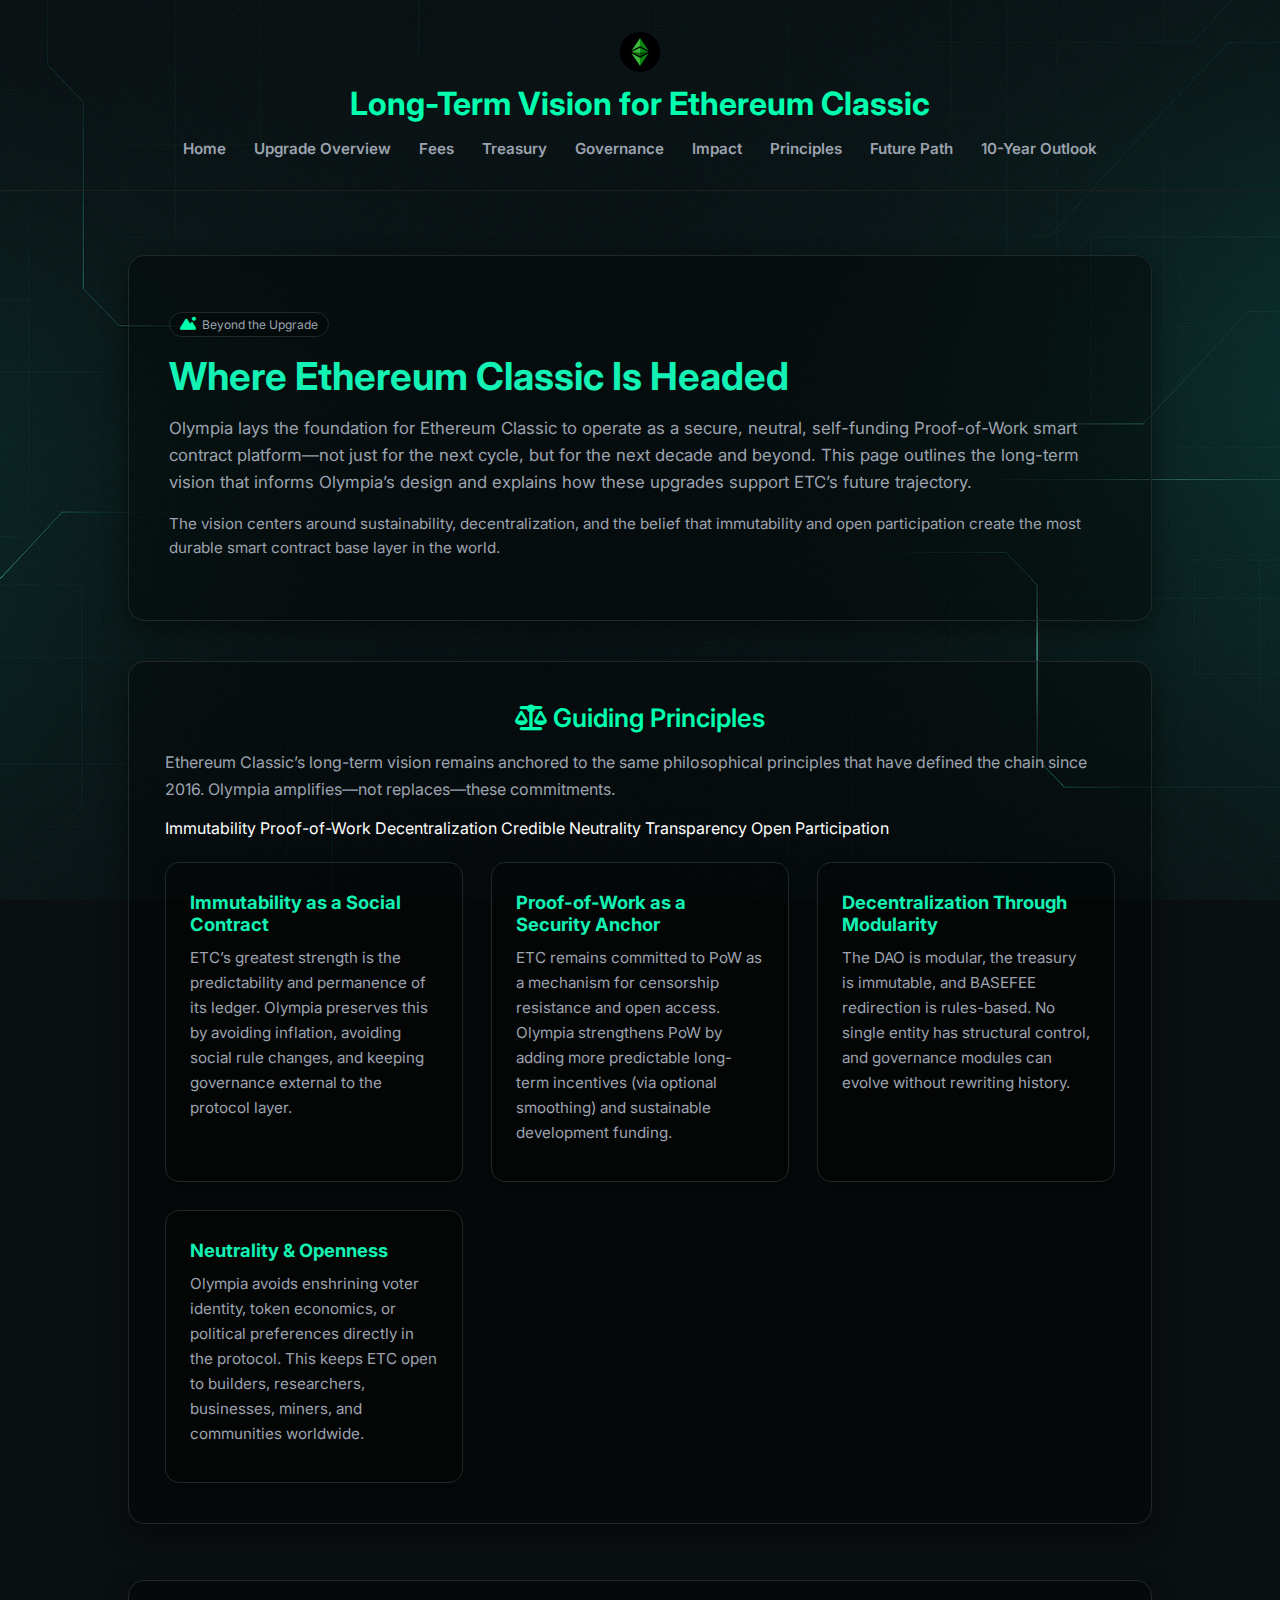
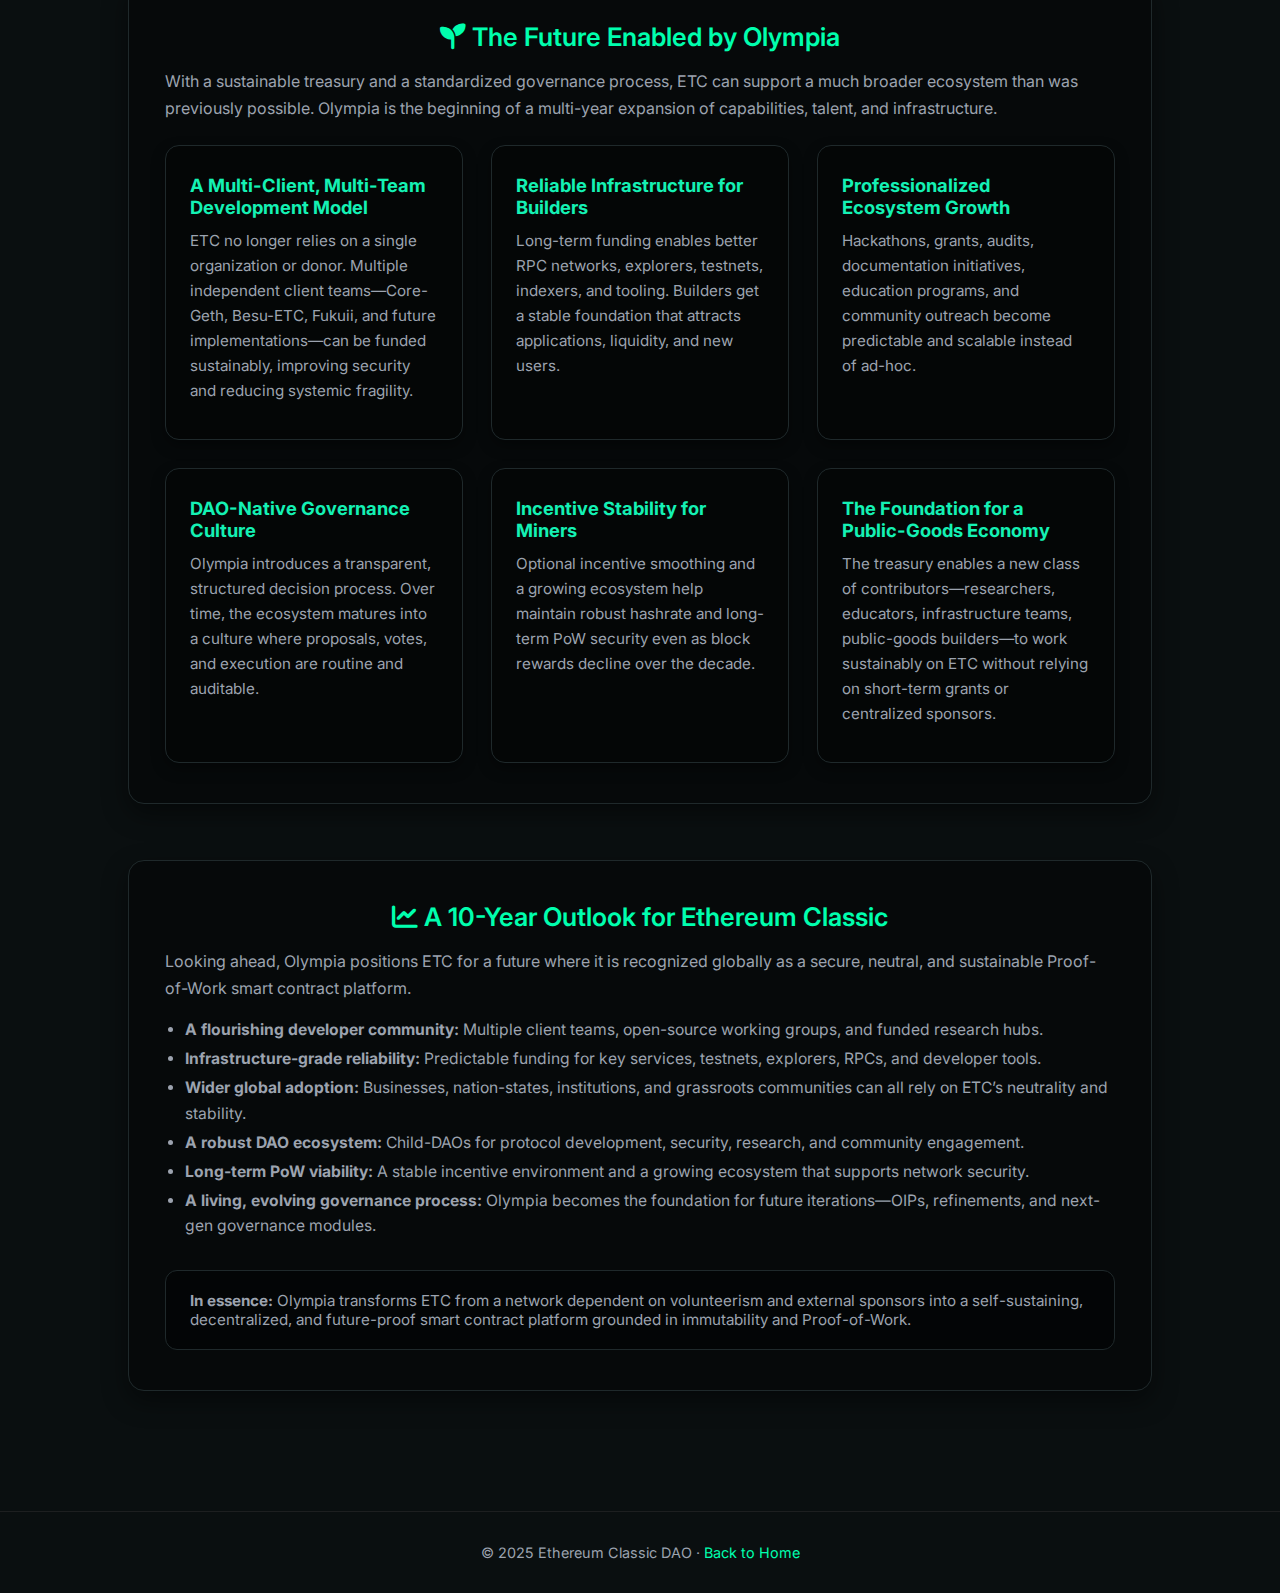
<file: vision.html>
<!DOCTYPE html>
<html lang="en">
<head>
  <meta charset="UTF-8" />
  <meta name="viewport" content="width=device-width, initial-scale=1.0" />

  <meta name="description"
    content="Explore the long-term vision behind the Olympia Upgrade for Ethereum Classic. Learn how protocol funding, DAO governance, and sustainable infrastructure shape ETC’s future as a neutral, secure, Proof-of-Work smart contract platform." />

  <meta property="og:type" content="website" />
  <meta property="og:image" content="https://etcdao.org/assets/images/og-default.png" />

  <meta name="twitter:card" content="summary_large_image" />
  <meta name="twitter:image" content="https://etcdao.org/assets/images/og-default.png" />

  <meta name="keywords"
    content="Ethereum Classic vision, Olympia Upgrade, ECIP-1111, ECIP-1112, ECIP-1113, ECIP-1114, ECIP-1115, long-term strategy, protocol funding, DAO, Proof of Work, neutrality, immutability" />

  <link rel="canonical" href="https://etcdao.org/vision.html" />
  <meta property="og:title" content="Long-Term Vision for Ethereum Classic" />
  <meta property="og:url" content="https://etcdao.org/vision.html" />
  <meta name="robots" content="index, follow" />

  <title>Long-Term Vision for Ethereum Classic</title>

  <!-- Favicon -->
  <link rel="icon" href="assets/images/logo.png" type="image/png" />

  <!-- Global Font: Inter -->
  <link href="https://fonts.googleapis.com/css2?family=Inter:wght@400;500;600;700&display=swap" rel="stylesheet" />

  <!-- Font Awesome -->
  <link rel="stylesheet"
        href="https://cdnjs.cloudflare.com/ajax/libs/font-awesome/6.5.0/css/all.min.css"
        crossorigin="anonymous" referrerpolicy="no-referrer" />

  <!-- Global Stylesheet -->
  <link rel="stylesheet" href="assets/css/styles.css" />
</head>

<body>
  <header>
    <img src="assets/images/logo.png" alt="ETC Logo">
    <h1>Long-Term Vision for Ethereum Classic</h1>
    <nav>
      <a href="index.html">Home</a>
      <a href="upgrade.html">Upgrade Overview</a>
      <a href="fees.html">Fees</a>
      <a href="treasury.html">Treasury</a>
      <a href="governance.html">Governance</a>
      <a href="impact.html">Impact</a>
      <a href="#principles">Principles</a>
      <a href="#future">Future Path</a>
      <a href="#10year">10-Year Outlook</a>
    </nav>
  </header>

  <main>
    <section class="hero">
      <div class="badge">
        <i class="fa-solid fa-mountain-sun"></i>
        Beyond the Upgrade
      </div>
      <h2>Where Ethereum Classic Is Headed</h2>
      <p>
        Olympia lays the foundation for Ethereum Classic to operate as a secure, neutral,
        self-funding Proof-of-Work smart contract platform—not just for the next cycle, but for the
        next decade and beyond. This page outlines the long-term vision that informs Olympia’s
        design and explains how these upgrades support ETC’s future trajectory.
      </p>
      <p class="sub">
        The vision centers around sustainability, decentralization, and the belief that
        immutability and open participation create the most durable smart contract base layer in
        the world.
      </p>
    </section>

    <section id="principles">
      <h3><i class="fa-solid fa-scale-balanced"></i> Guiding Principles</h3>
      <p>
        Ethereum Classic’s long-term vision remains anchored to the same philosophical principles
        that have defined the chain since 2016. Olympia amplifies—not replaces—these commitments.
      </p>

      <div class="pill-row">
        <span class="pill">Immutability</span>
        <span class="pill">Proof-of-Work</span>
        <span class="pill">Decentralization</span>
        <span class="pill">Credible Neutrality</span>
        <span class="pill">Transparency</span>
        <span class="pill">Open Participation</span>
      </div>

      <div class="cards">
        <div class="card">
          <h4>Immutability as a Social Contract</h4>
          <p>
            ETC’s greatest strength is the predictability and permanence of its ledger. Olympia
            preserves this by avoiding inflation, avoiding social rule changes, and keeping
            governance external to the protocol layer.
          </p>
        </div>

        <div class="card">
          <h4>Proof-of-Work as a Security Anchor</h4>
          <p>
            ETC remains committed to PoW as a mechanism for censorship resistance and open access.
            Olympia strengthens PoW by adding more predictable long-term incentives (via optional
            smoothing) and sustainable development funding.
          </p>
        </div>

        <div class="card">
          <h4>Decentralization Through Modularity</h4>
          <p>
            The DAO is modular, the treasury is immutable, and BASEFEE redirection is rules-based.
            No single entity has structural control, and governance modules can evolve without
            rewriting history.
          </p>
        </div>

        <div class="card">
          <h4>Neutrality &amp; Openness</h4>
          <p>
            Olympia avoids enshrining voter identity, token economics, or political preferences
            directly in the protocol. This keeps ETC open to builders, researchers, businesses,
            miners, and communities worldwide.
          </p>
        </div>
      </div>
    </section>

    <section id="future">
      <h3><i class="fa-solid fa-seedling"></i> The Future Enabled by Olympia</h3>
      <p>
        With a sustainable treasury and a standardized governance process, ETC can support a much
        broader ecosystem than was previously possible. Olympia is the beginning of a multi-year
        expansion of capabilities, talent, and infrastructure.
      </p>

      <div class="cards">
        <div class="card">
          <h4>A Multi-Client, Multi-Team Development Model</h4>
          <p>
            ETC no longer relies on a single organization or donor. Multiple independent client
            teams—Core-Geth, Besu-ETC, Fukuii, and future implementations—can be funded sustainably,
            improving security and reducing systemic fragility.
          </p>
        </div>

        <div class="card">
          <h4>Reliable Infrastructure for Builders</h4>
          <p>
            Long-term funding enables better RPC networks, explorers, testnets, indexers, and
            tooling. Builders get a stable foundation that attracts applications, liquidity, and
            new users.
          </p>
        </div>

        <div class="card">
          <h4>Professionalized Ecosystem Growth</h4>
          <p>
            Hackathons, grants, audits, documentation initiatives, education programs, and community
            outreach become predictable and scalable instead of ad-hoc.
          </p>
        </div>

        <div class="card">
          <h4>DAO-Native Governance Culture</h4>
          <p>
            Olympia introduces a transparent, structured decision process. Over time, the ecosystem
            matures into a culture where proposals, votes, and execution are routine and auditable.
          </p>
        </div>

        <div class="card">
          <h4>Incentive Stability for Miners</h4>
          <p>
            Optional incentive smoothing and a growing ecosystem help maintain robust hashrate and
            long-term PoW security even as block rewards decline over the decade.
          </p>
        </div>

        <div class="card">
          <h4>The Foundation for a Public-Goods Economy</h4>
          <p>
            The treasury enables a new class of contributors—researchers, educators, infrastructure
            teams, public-goods builders—to work sustainably on ETC without relying on short-term
            grants or centralized sponsors.
          </p>
        </div>
      </div>
    </section>

    <section id="10year">
      <h3><i class="fa-solid fa-chart-line"></i> A 10-Year Outlook for Ethereum Classic</h3>
      <p>
        Looking ahead, Olympia positions ETC for a future where it is recognized globally as a
        secure, neutral, and sustainable Proof-of-Work smart contract platform.
      </p>

      <ul>
        <li>
          <strong>A flourishing developer community:</strong>
          Multiple client teams, open-source working groups, and funded research hubs.
        </li>
        <li>
          <strong>Infrastructure-grade reliability:</strong>
          Predictable funding for key services, testnets, explorers, RPCs, and developer tools.
        </li>
        <li>
          <strong>Wider global adoption:</strong>
          Businesses, nation-states, institutions, and grassroots communities can all rely on ETC’s
          neutrality and stability.
        </li>
        <li>
          <strong>A robust DAO ecosystem:</strong>
          Child-DAOs for protocol development, security, research, and community engagement.
        </li>
        <li>
          <strong>Long-term PoW viability:</strong>
          A stable incentive environment and a growing ecosystem that supports network security.
        </li>
        <li>
          <strong>A living, evolving governance process:</strong>
          Olympia becomes the foundation for future iterations—OIPs, refinements, and next-gen
          governance modules.
        </li>
      </ul>

      <div class="callout section-spacer">
        <strong>In essence:</strong>
        Olympia transforms ETC from a network dependent on volunteerism and external sponsors into
        a self-sustaining, decentralized, and future-proof smart contract platform grounded in
        immutability and Proof-of-Work.
      </div>
    </section>
  </main>

  <footer>
    <p>© 2025 Ethereum Classic DAO · <a href="index.html">Back to Home</a></p>
  </footer>
</body>
</html>
</file>
<file: assets/css/styles.css>
/* =========================================================
   Olympia – Global Styles
   Shared across all pages
   ========================================================= */

/* ---------- Design Tokens ---------- */

:root {
  --green: #00ffae;        /* Primary ETC neon */
  --bg: #0a0f10;           /* Background base */
  --text: #ffffff;         /* Primary text */
  --muted: #9ca3af;        /* Secondary text */
  --accent: #14f1b4;       /* Soft mint accent */
  --card-border: #1f292b;  /* Card border */
}

/* ---------- Reset ---------- */

* {
  box-sizing: border-box;
  margin: 0;
  padding: 0;
}

/* ---------- Body & Base Typography ---------- */

body {
  font-family: "Inter", sans-serif;
  background: var(--bg) url("../images/bg.png") no-repeat center center fixed;
  background-size: cover;
  color: var(--text);
  overflow-x: hidden;
}

a {
  color: var(--green);
  text-decoration: none;
}

a:hover {
  text-decoration: none;
}

/* ---------- Header & Navigation ---------- */

header {
  text-align: center;
  padding: 2rem;
  border-bottom: 1px solid #1d1f20;
}

header img {
  height: 40px;
  margin-bottom: 0.5rem;
}

header h1 {
  font-size: 2rem;
  color: var(--green);
  font-weight: 700;
}

/* Subtitle beneath the main header title */
header .subtitle {
  margin-top: 0.35rem;
  font-size: 1.05rem;
  font-weight: 300;
  opacity: 0.85;
  max-width: 720px;
  line-height: 1.45;
  margin-left: auto;
  margin-right: auto;
  text-align: center;
}

nav {
  margin-top: 1rem;
  display: flex;
  justify-content: center;
  gap: 1.75rem;
  flex-wrap: wrap;
}

nav a {
  color: var(--muted);
  font-weight: 600;
  font-size: 0.95rem;
  transition: color 0.25s;
}

nav a:hover {
  color: var(--green);
}

/* ---------- Header Enhancements ---------- */

.header-tagline {
  margin-top: 0.4rem;
  font-size: 0.95rem;
  opacity: 0.85;
}

.header-hero {
  margin-top: 2rem;
  max-width: 820px;
  margin-left: auto;
  margin-right: auto;
}

.header-hero h2 {
  font-size: 1.6rem;
  margin-bottom: 0.6rem;
  color: var(--text);
  font-weight: 600;
}

.header-hero .subtitle {
  font-size: 0.98rem;
  line-height: 1.6;
}

/* ---------- Layout Containers ---------- */

main {
  max-width: 1120px;
  margin: 0 auto;
  padding: 4rem 3rem;
}

section {
  margin-bottom: 3.5rem;
}

/* ---------- Section Cards (lighter transparency) ---------- */

main > section {
  background: rgba(0, 0, 0, 0.35);  /* ▲ UPDATED was 0.55 */
  border-radius: 16px;
  border: 1px solid var(--card-border);
  padding: 2.5rem 2.25rem;
  box-shadow: 0 10px 26px rgba(0, 0, 0, 0.45); /* softer shadow */
}

/* ---------- Hero Sections ---------- */

.hero {
  text-align: left;
  padding: 3.5rem 2.5rem 2.75rem;
  margin-bottom: 2.5rem; /* ▲ FIX: ensures spacing between hero and next section */
}

.hero .btn {
  display: block;
  margin: 2rem auto 0 auto; /* centers the button */
  width: fit-content;        /* prevents stretching */
}

.hero h2 {
  font-size: 2.4rem;
  margin-bottom: 1rem;
  color: var(--accent);
  font-weight: 700;
}

.hero p {
  color: var(--muted);
  font-size: 1.05rem;
  line-height: 1.6;
}

.hero .sub {
  margin-top: 0.5rem;
  font-size: 0.95rem;
  color: var(--muted);
}

/* ---------- Badges ---------- */

.badge {
  display: inline-flex;
  align-items: center;
  gap: 0.4rem;
  padding: 0.25rem 0.6rem;
  border-radius: 999px;
  border: 1px solid var(--card-border);
  font-size: 0.75rem;
  color: var(--muted);
  margin-bottom: 1rem;
  background: rgba(0, 0, 0, 0.25); /* ▲ lighter */
}

.badge i {
  font-size: 0.8rem;
  color: var(--green);
}

/* ---------- Buttons ---------- */

.btn-row {
  margin-top: 1.5rem;
  display: flex;
  flex-wrap: wrap;
  gap: 0.75rem;
}

.btn {
  display: inline-flex;
  align-items: center;
  gap: 0.5rem;
  padding: 0.65rem 1.3rem;
  background: var(--green);
  color: var(--bg);
  font-weight: 600;
  border-radius: 999px;
  font-size: 0.9rem;
  transition: background 0.25s, transform 0.2s;
}

.btn:hover {
  background: var(--accent);
  transform: translateY(-1px);
}

.btn.secondary {
  background: rgba(0, 0, 0, 0.15); /* ▲ softer */
  color: var(--green);
  border: 1px solid var(--card-border);
}

.btn.secondary:hover {
  background: rgba(0, 255, 174, 0.10);
}

.card .btn {
  display: block;
  margin: 1.5rem auto 0 auto;
  width: fit-content;
  text-align: center;
}

/* ---------- Section Headings & Text ---------- */

section h3 {
  font-size: 1.6rem;
  margin-bottom: 1rem;
  color: var(--green);
  font-weight: 600;
  text-align: center;
}

.subheader {
  margin-top: 1.5rem;
  margin-bottom: 0.5rem;
  font-size: 1.1rem;
  font-weight: 600;
  color: var(--accent);
  text-align: left;
}

section p {
  color: var(--muted);
  font-size: 1rem;
  line-height: 1.65;
  margin-bottom: 1rem;
}

ul,
ol {
  color: var(--muted);
  font-size: 0.98rem;
  line-height: 1.6;
  margin-left: 1.25rem;
  margin-bottom: 1rem;
}

li + li {
  margin-top: 0.25rem;
}

/* ---------- Cards (lighter transparency) ---------- */

.cards {
  display: grid;
  grid-template-columns: repeat(auto-fit, minmax(260px, 1fr));
  gap: 1.75rem;
  margin-top: 1.5rem;
}

/* Two-column card layout (Used for Contract Layer ECIPs) */
.cards-2col {
  grid-template-columns: repeat(2, 1fr);
}

@media (max-width: 760px) {
  .cards-2col {
    grid-template-columns: 1fr;
  }
}

.card {
  background: rgba(0, 0, 0, 0.30);   /* ▲ UPDATED: translucent instead of solid */
  border: 1px solid var(--card-border);
  border-radius: 14px;
  padding: 1.75rem 1.5rem;
  box-shadow: 0 6px 14px rgba(0, 0, 0, 0.35); /* ▲ softer shadow */
  transition: transform 0.3s ease, border-color 0.3s ease, box-shadow 0.3s ease;
}

.card:hover {
  transform: translateY(-6px);
  border-color: var(--green);
  box-shadow: 0 10px 22px rgba(0, 255, 174, 0.16);
}

.card h4 {
  color: var(--accent);
  font-size: 1.15rem;
  margin-bottom: 0.6rem;
}

.card h4 .subtext {
  font-size: 0.75rem;
  font-weight: 500;
  color: var(--muted);
  margin-left: 0.35rem;
  opacity: 0.85;
}

.card p {
  font-size: 0.95rem;
  margin-bottom: 0.5rem;
}

/* ---------- Status Tags ---------- */

.status-tag {
  display: inline-flex;
  align-items: center;
  gap: 0.3rem;
  padding: 0.2rem 0.6rem;
  border-radius: 999px;
  font-size: 0.75rem;
  border: 1px solid var(--card-border);
  color: var(--muted);
  background: rgba(0, 0, 0, 0.30); /* ▲ lighter */
}

/* ---------- Callouts ---------- */

.callout {
  border-radius: 12px;
  border: 1px solid var(--card-border);
  background: rgba(0, 0, 0, 0.35); /* ▲ lighter */
  padding: 1.25rem 1.5rem;
  font-size: 0.95rem;
  color: var(--muted);
}

/* ---------- Spacing Utilities ---------- */

.section-spacer {
  margin-top: 2rem;
}

/* ---------- Footer ---------- */

footer {
  text-align: center;
  padding: 2rem 1rem;
  border-top: 1px solid #1d1f20;
  color: var(--muted);
  font-size: 0.9rem;
}

/* ---------- Simple Animations ---------- */

@keyframes fadeIn {
  from {
    opacity: 0;
    transform: translateY(20px);
  }
  to {
    opacity: 1;
    transform: translateY(0);
  }
}

@keyframes fadeInUp {
  from {
    opacity: 0;
    transform: translateY(30px);
  }
  to {
    opacity: 1;
    transform: translateY(0);
  }
}

@keyframes fadeInDown {
  from {
    opacity: 0;
    transform: translateY(-30px);
  }
  to {
    opacity: 1;
    transform: translateY(0);
  }
}

/* Utility classes */
.fade-in {
  animation: fadeIn 1s ease-out;
}

.fade-in-up {
  animation: fadeInUp 1s ease-out;
}

.fade-in-down {
  animation: fadeInDown 1s ease-out;
}
</file>
